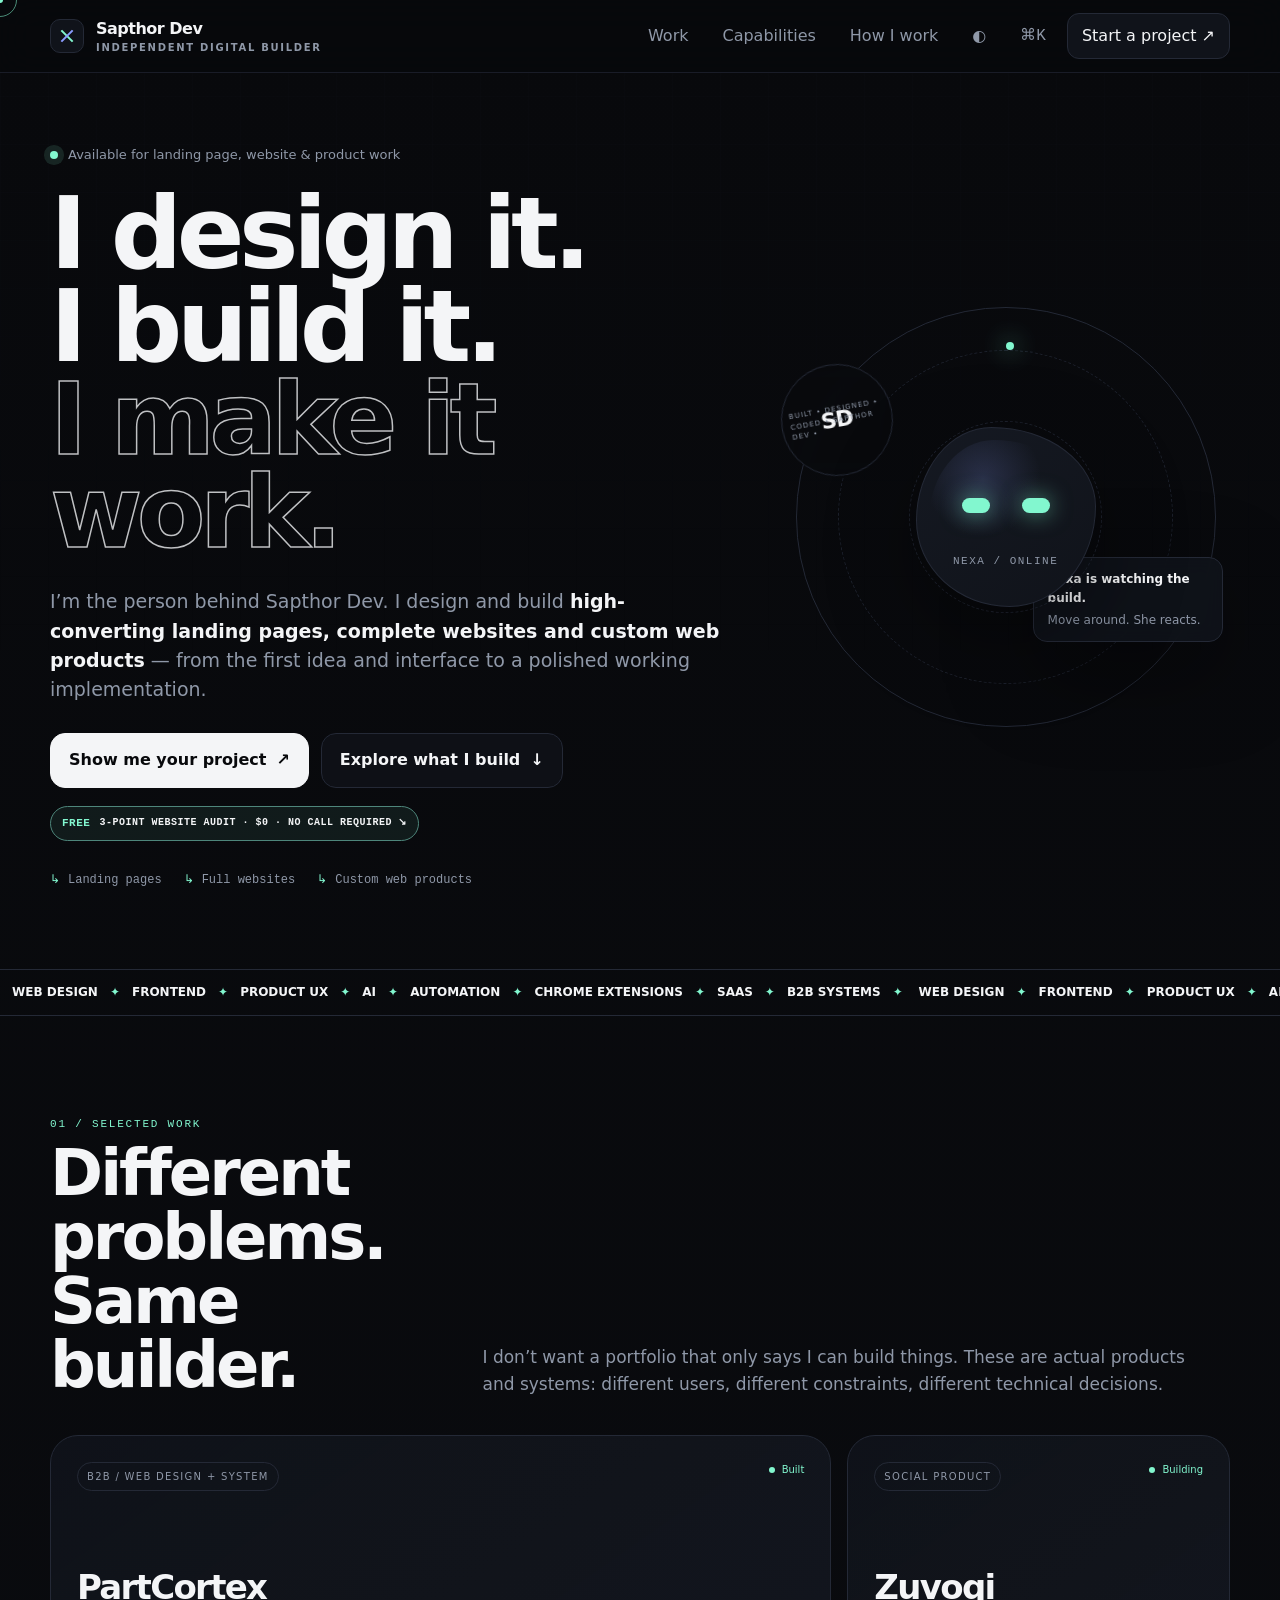
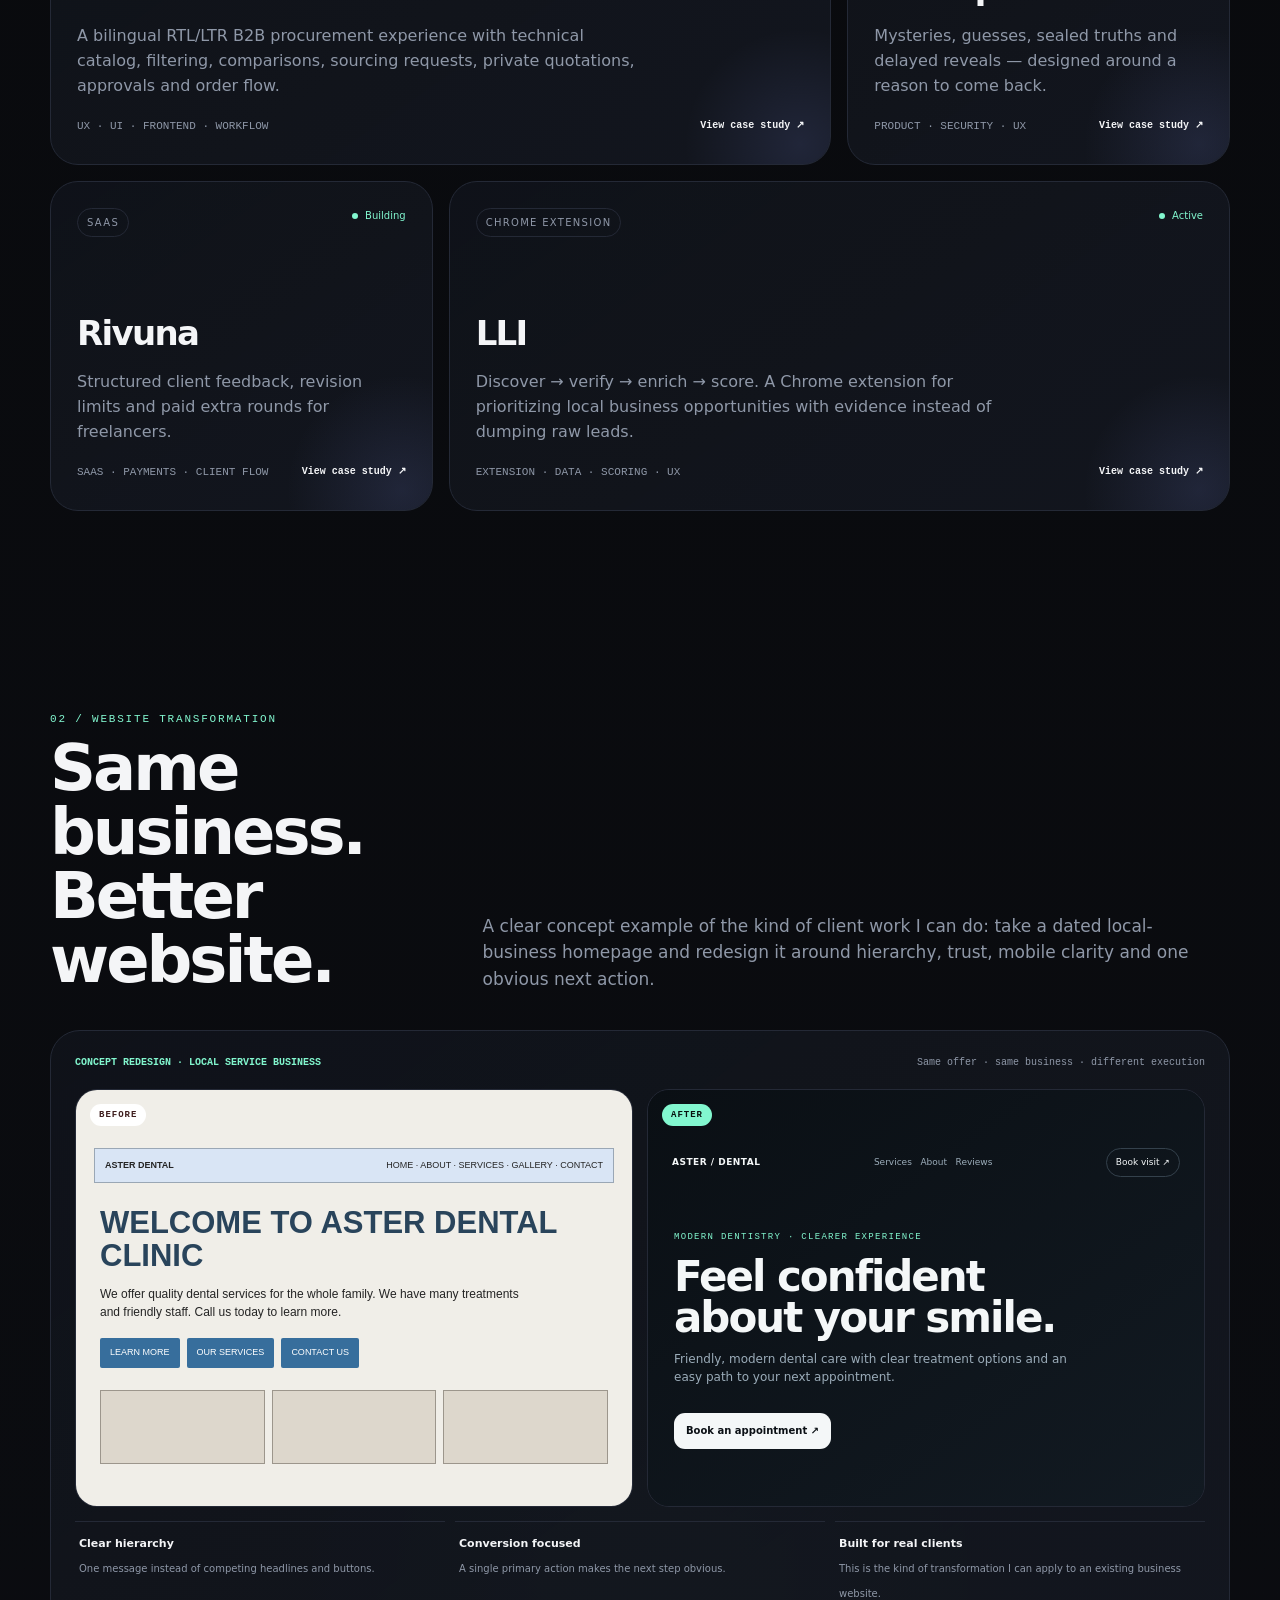
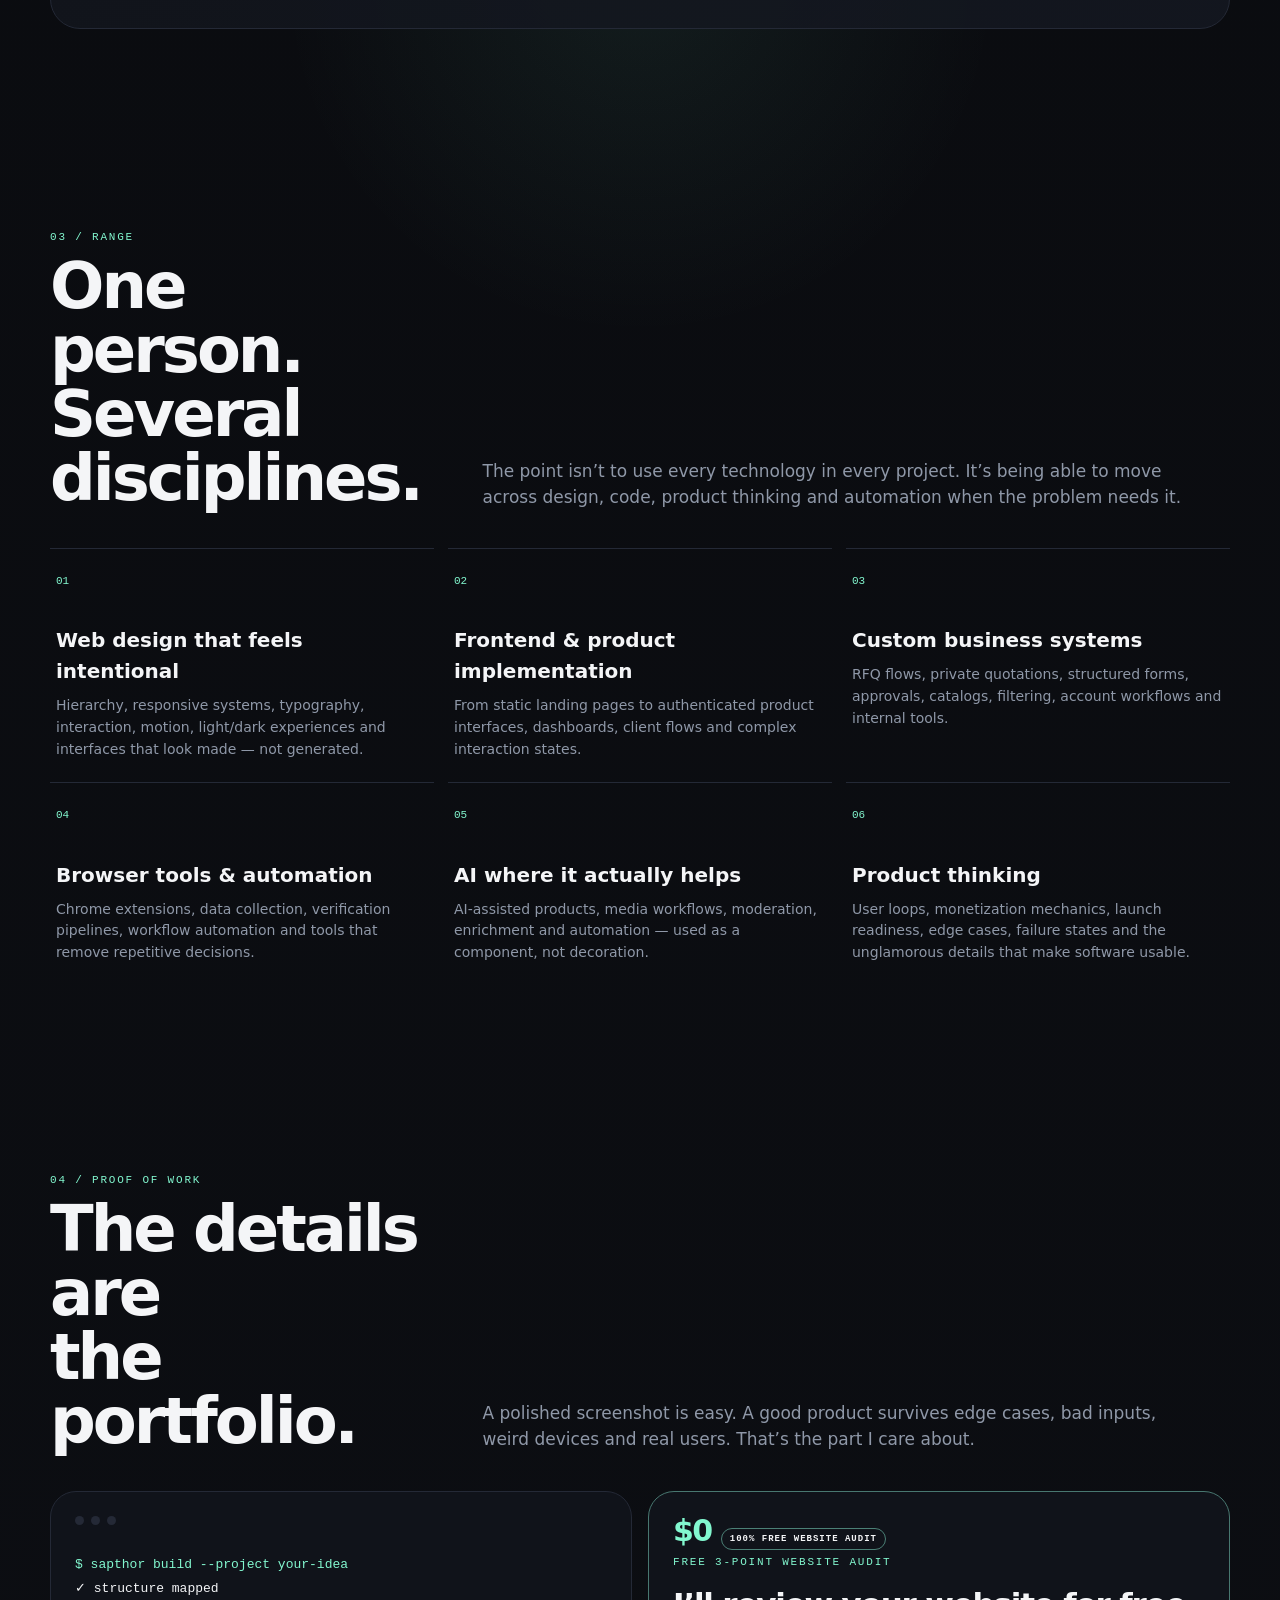
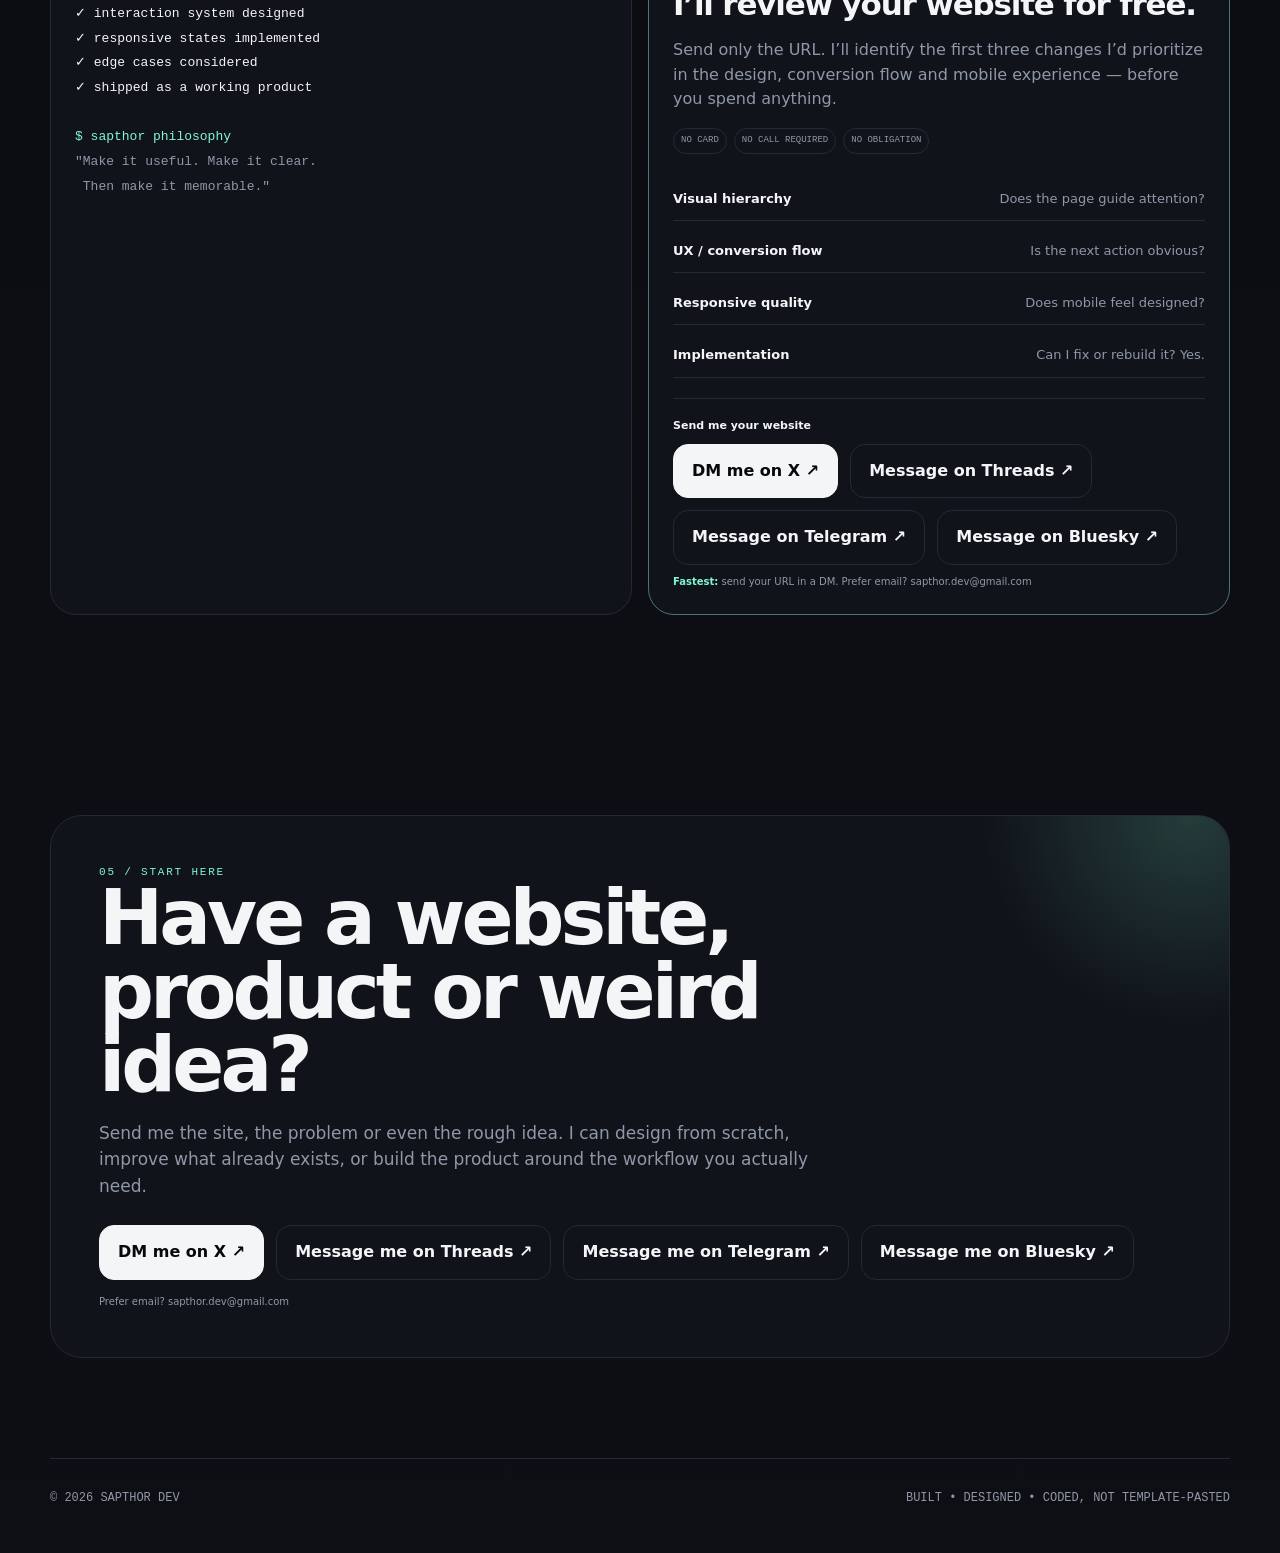
<file: index.html>
<!doctype html>
<html lang="en" data-theme="dark">
<head>
  <meta charset="utf-8" />
  <meta name="viewport" content="width=device-width,initial-scale=1" />
  <meta name="theme-color" content="#08090c" />
  <title>Sapthor Dev — Landing Pages, Websites & Web Products</title>
  <meta name="description" content="I design and build high-converting landing pages, complete websites, web products and custom digital systems. Sapthor Dev is where design, engineering and experimentation meet." />
  <style>
    :root{
      --bg:#08090c;--bg2:#0d0f14;--panel:#10131a;--panel2:#151922;--text:#f4f5f7;--muted:#8f98a8;
      --line:#242936;--soft:#1b202b;--accent:#82f7cf;--accent2:#8a9cff;--danger:#ff7a90;
      --shadow:0 30px 90px rgba(0,0,0,.38);--radius:24px;--mx:50%;--my:50%
    }
    [data-theme="light"]{
      --bg:#f4f1eb;--bg2:#ebe6de;--panel:#fffefa;--panel2:#f7f3ed;--text:#111318;--muted:#69707c;
      --line:#d9d4ca;--soft:#e9e3da;--accent:#0a8d68;--accent2:#4d5de8;--shadow:0 30px 70px rgba(25,30,38,.10)
    }
    *{box-sizing:border-box}
    html{scroll-behavior:smooth}
    body{
      margin:0;color:var(--text);background:
      radial-gradient(800px circle at var(--mx) var(--my),color-mix(in srgb,var(--accent) 7%,transparent),transparent 45%),
      linear-gradient(var(--bg),var(--bg2));font-family:Inter,ui-sans-serif,system-ui,-apple-system,BlinkMacSystemFont,"Segoe UI",sans-serif;
      line-height:1.55;overflow-x:hidden;transition:background .35s,color .35s
    }
    body:before{
      content:"";position:fixed;inset:0;pointer-events:none;opacity:.18;z-index:-1;
      background-image:linear-gradient(color-mix(in srgb,var(--line) 45%,transparent) 1px,transparent 1px),
      linear-gradient(90deg,color-mix(in srgb,var(--line) 45%,transparent) 1px,transparent 1px);
      background-size:48px 48px;mask-image:linear-gradient(to bottom,black,transparent 76%)
    }
    ::selection{background:var(--accent);color:#07100d}
    a{color:inherit;text-decoration:none}
    button{font:inherit}
    .wrap{width:min(1180px,calc(100% - 36px));margin:auto}
    .mono{font-family:ui-monospace,SFMono-Regular,Menlo,Consolas,monospace}
    .topbar{position:sticky;top:0;z-index:60;background:color-mix(in srgb,var(--bg) 72%,transparent);backdrop-filter:blur(18px);border-bottom:1px solid color-mix(in srgb,var(--line) 65%,transparent)}
    nav{height:72px;display:flex;align-items:center;justify-content:space-between;gap:18px}
    .brand{display:flex;align-items:center;gap:12px;font-weight:850;letter-spacing:-.5px}
    .brand-mark{width:34px;height:34px;border:1px solid var(--line);border-radius:10px;display:grid;place-items:center;position:relative;overflow:hidden;background:var(--panel)}
    .brand-mark:before,.brand-mark:after{content:"";position:absolute;width:16px;height:2px;background:var(--accent);transform:rotate(45deg)}
    .brand-mark:after{transform:rotate(-45deg);background:var(--accent2)}
    .brand small{display:block;color:var(--muted);font-size:10px;font-weight:700;letter-spacing:1.7px;text-transform:uppercase;margin-top:-2px}
    .navlinks{display:flex;align-items:center;gap:8px}
    .navlinks a,.icon-btn{padding:9px 12px;border-radius:12px;color:var(--muted);border:1px solid transparent;background:transparent;cursor:pointer}
    .navlinks a:hover,.icon-btn:hover{color:var(--text);border-color:var(--line);background:color-mix(in srgb,var(--panel) 70%,transparent)}
    .nav-cta{padding:10px 14px!important;color:var(--text)!important;border:1px solid var(--line)!important;background:var(--panel)!important}

    .hero{min-height:calc(100svh - 72px);display:grid;grid-template-columns:1.2fr .8fr;gap:58px;align-items:center;padding:72px 0 80px}
    .kicker{display:flex;align-items:center;gap:10px;color:var(--muted);font-size:13px;margin-bottom:22px}
    .pulse{width:8px;height:8px;border-radius:50%;background:var(--accent);box-shadow:0 0 0 6px color-mix(in srgb,var(--accent) 12%,transparent);animation:pulse 2s infinite}
    @keyframes pulse{50%{box-shadow:0 0 0 11px transparent}}
    h1{font-size:clamp(52px,8.2vw,100px);line-height:.93;letter-spacing:-5.6px;margin:0;max-width:980px;font-weight:880}
    h1 .outline{color:transparent;-webkit-text-stroke:1.5px color-mix(in srgb,var(--text) 78%,transparent)}
    .hero-copy{font-size:19px;color:var(--muted);max-width:720px;margin:28px 0}
    .hero-copy b{color:var(--text);font-weight:720}
    .buttons{display:flex;gap:12px;flex-wrap:wrap}
    .btn{display:inline-flex;align-items:center;gap:10px;padding:14px 18px;border:1px solid var(--line);border-radius:15px;font-weight:800;transition:transform .2s,border .2s,background .2s}
    .btn:hover{transform:translateY(-3px)}
    .btn.primary{background:var(--text);color:var(--bg);border-color:var(--text)}
    .btn.secondary{background:color-mix(in srgb,var(--panel) 75%,transparent)}
    .hero-meta{display:flex;gap:22px;flex-wrap:wrap;margin-top:30px;color:var(--muted);font-size:12px}
    .hero-meta span:before{content:"↳";color:var(--accent);margin-right:8px}
    .free-hero-link{display:inline-flex;align-items:center;gap:9px;margin-top:18px;padding:8px 11px;border:1px solid color-mix(in srgb,var(--accent) 45%,var(--line));border-radius:999px;background:color-mix(in srgb,var(--accent) 7%,transparent);color:var(--text);font-size:10px;font-weight:800;letter-spacing:.5px}
    .free-hero-link b{color:var(--accent);font-size:11px}

    .nexa-stage{position:relative;min-height:500px;display:grid;place-items:center;touch-action:pan-y}
    .nexa-orbit{width:min(420px,88vw);aspect-ratio:1;border-radius:50%;border:1px solid var(--line);position:relative;display:grid;place-items:center}
    .nexa-orbit:before,.nexa-orbit:after{content:"";position:absolute;inset:10%;border:1px dashed color-mix(in srgb,var(--line) 80%,transparent);border-radius:50%;animation:spin 26s linear infinite}
    .nexa-orbit:after{inset:27%;animation-direction:reverse;animation-duration:16s}
    @keyframes spin{to{transform:rotate(360deg)}}
    .orb-dot{position:absolute;width:8px;height:8px;background:var(--accent);border-radius:50%;top:8%;left:50%;box-shadow:0 0 24px var(--accent)}
    .nexa{width:180px;height:180px;border-radius:42% 58% 48% 52%/52% 44% 56% 48%;background:linear-gradient(145deg,var(--panel2),var(--panel));border:1px solid var(--line);position:relative;box-shadow:var(--shadow);animation:float 5s ease-in-out infinite;z-index:2}
    @keyframes float{50%{transform:translateY(-12px) rotate(1.5deg)}}
    .nexa:before{content:"";position:absolute;inset:12px;border-radius:inherit;background:radial-gradient(circle at 35% 25%,color-mix(in srgb,var(--accent2) 18%,transparent),transparent 38%)}
    .eye{position:absolute;top:70px;width:28px;height:15px;border-radius:999px;background:var(--accent);box-shadow:0 0 22px color-mix(in srgb,var(--accent) 60%,transparent);transition:transform .08s,height .2s}
    .eye.left{left:45px}.eye.right{right:45px}
    .nexa[data-mood="happy"] .eye{height:8px;transform:rotate(6deg)}
    .nexa[data-mood="focus"] .eye{height:7px}
    .nexa-label{position:absolute;bottom:36px;left:50%;transform:translateX(-50%);white-space:nowrap;font-size:11px;color:var(--muted);letter-spacing:1.5px;text-transform:uppercase}
    .nexa-note{position:absolute;right:-8px;bottom:84px;padding:12px 14px;border:1px solid var(--line);background:color-mix(in srgb,var(--panel) 90%,transparent);backdrop-filter:blur(10px);border-radius:14px;font-size:12px;color:var(--muted);max-width:190px;box-shadow:var(--shadow)}
    .nexa-note b{display:block;color:var(--text);margin-bottom:3px}
    .stamp{position:absolute;left:-16px;top:56px;width:112px;height:112px;border:1px solid var(--line);border-radius:50%;display:grid;place-items:center;transform:rotate(-10deg);background:color-mix(in srgb,var(--bg) 70%,transparent);backdrop-filter:blur(9px)}
    .stamp:before{content:"BUILT • DESIGNED • CODED • SAPTHOR DEV • ";position:absolute;inset:8px;border-radius:50%;font-size:7px;letter-spacing:1.1px;color:var(--muted);display:grid;place-items:center}
    .stamp strong{font-size:22px;letter-spacing:-1px}

    .ticker{border-top:1px solid var(--line);border-bottom:1px solid var(--line);overflow:hidden;white-space:nowrap;padding:13px 0;color:var(--muted);font-size:12px}
    .ticker-track{display:inline-block;animation:ticker 28s linear infinite}
    .ticker b{color:var(--text);margin:0 12px}.ticker i{color:var(--accent);font-style:normal}
    @keyframes ticker{to{transform:translateX(-50%)}}

    section{padding:100px 0}
    .section-head{display:grid;grid-template-columns:.7fr 1.3fr;gap:30px;align-items:end;margin-bottom:38px}
    .eyebrow{font-size:11px;text-transform:uppercase;letter-spacing:1.8px;color:var(--accent)}
    .section-title{font-size:clamp(38px,5vw,64px);line-height:1;letter-spacing:-3px;margin:8px 0 0}
    .section-sub{color:var(--muted);font-size:17px;max-width:720px;margin:0}

    .project-grid{display:grid;grid-template-columns:repeat(12,1fr);gap:16px}
    .project{grid-column:span 6;min-height:330px;border:1px solid var(--line);border-radius:28px;padding:26px;background:linear-gradient(145deg,color-mix(in srgb,var(--panel) 92%,transparent),color-mix(in srgb,var(--panel2) 82%,transparent));position:relative;overflow:hidden;transition:transform .25s,border .25s}
    .project:hover{transform:translateY(-5px);border-color:color-mix(in srgb,var(--accent2) 45%,var(--line))}
    .project.large{grid-column:span 8}.project.small{grid-column:span 4}
    .project:after{content:"";position:absolute;width:240px;height:240px;border-radius:50%;background:radial-gradient(circle,color-mix(in srgb,var(--accent2) 12%,transparent),transparent 68%);right:-90px;bottom:-100px;pointer-events:none}
    .project-top{display:flex;justify-content:space-between;gap:16px;align-items:flex-start}
    .tag{font-size:10px;letter-spacing:1.3px;text-transform:uppercase;color:var(--muted);border:1px solid var(--line);border-radius:999px;padding:6px 9px}
    .status{font-size:10px;color:var(--accent);display:flex;align-items:center;gap:7px}
    .status:before{content:"";width:6px;height:6px;border-radius:50%;background:currentColor}
    .project h3{font-size:34px;letter-spacing:-1.7px;margin:70px 0 10px}
    .project p{color:var(--muted);max-width:560px;margin:0}
    .project-foot{position:absolute;left:26px;right:26px;bottom:24px;display:flex;justify-content:space-between;align-items:center;color:var(--muted);font-size:11px}
    .arrow{font-size:20px;color:var(--text);transition:transform .2s}.project:hover .arrow{transform:translate(4px,-4px)}
    .case-link{position:relative;z-index:3;color:var(--text);font-weight:800;font-size:10px;padding:6px 0}
    .case-link:hover{color:var(--accent)}

    .redesign-shell{border:1px solid var(--line);border-radius:30px;padding:24px;background:linear-gradient(145deg,color-mix(in srgb,var(--panel) 94%,transparent),color-mix(in srgb,var(--panel2) 84%,transparent))}
    .redesign-label{display:flex;justify-content:space-between;gap:16px;align-items:center;margin-bottom:18px;color:var(--muted);font-size:10px}
    .redesign-label strong{color:var(--accent);font-weight:800}
    .redesign-grid{display:grid;grid-template-columns:1fr 1fr;gap:14px}
    .redesign-panel{position:relative;border:1px solid var(--line);border-radius:22px;overflow:hidden;min-height:390px}
    .redesign-panel:before{position:absolute;top:14px;left:14px;z-index:4;padding:6px 9px;border-radius:999px;font:800 9px ui-monospace,SFMono-Regular,Menlo,monospace;letter-spacing:1px}
    .redesign-panel.before:before{content:"BEFORE";background:#fff;color:#3e1d1d}
    .redesign-panel.after:before{content:"AFTER";background:var(--accent);color:#07100d}
    .old-site{height:100%;min-height:390px;background:#f0eee8;color:#242424;font-family:Arial,sans-serif;padding:58px 18px 18px}
    .old-top{display:flex;justify-content:space-between;gap:12px;background:#d9e5f5;border:1px solid #9aa7b5;padding:10px;font-size:9px}
    .old-hero{padding:24px 6px}.old-hero h3{font-size:31px;line-height:1.05;margin:0 0 10px;color:#29445b}.old-hero p{font-size:12px;max-width:420px}
    .old-buttons{display:flex;gap:7px;flex-wrap:wrap;margin:16px 0}.old-buttons i{font-style:normal;background:#376e9c;color:#fff;padding:8px 10px;font-size:9px;border-radius:2px}
    .old-boxes{display:grid;grid-template-columns:repeat(3,1fr);gap:7px;margin-top:22px}.old-boxes b{height:74px;background:#ddd7cc;border:1px solid #9c968c}
    .new-site{height:100%;min-height:390px;background:linear-gradient(145deg,#0a0f14,#121a22);color:#f4f7f8;padding:58px 24px 22px;position:relative}
    .new-top{display:flex;justify-content:space-between;align-items:center;gap:12px;font-size:9px;color:#9bacb9}.new-top strong{color:#f4f7f8;letter-spacing:.5px}.new-top i{font-style:normal;border:1px solid #34414c;border-radius:999px;padding:7px 9px;color:#f4f7f8}
    .new-hero{padding:45px 2px 0}.new-hero small{color:#82f7cf;font:9px ui-monospace,monospace;letter-spacing:1.3px}.new-hero h3{font-size:42px;line-height:.96;letter-spacing:-2px;margin:10px 0}.new-hero p{color:#9bacb9;font-size:12px;max-width:420px}.new-hero b{display:inline-block;margin-top:14px;background:#f4f7f8;color:#0a0f14;padding:10px 12px;border-radius:11px;font-size:10px}
    .redesign-notes{display:grid;grid-template-columns:repeat(3,1fr);gap:10px;margin-top:14px}
    .redesign-notes div{border-top:1px solid var(--line);padding:13px 4px 0}.redesign-notes b{display:block;font-size:11px;margin-bottom:3px}.redesign-notes span{font-size:10px;color:var(--muted)}

    .cap-grid{display:grid;grid-template-columns:repeat(3,1fr);gap:14px}
    .cap{border-top:1px solid var(--line);padding:24px 6px 8px;min-height:170px}
    .cap .num{font-size:11px;color:var(--accent);margin-bottom:35px}.cap h3{margin:0 0 8px;font-size:20px}.cap p{margin:0;color:var(--muted);font-size:14px}

    .proof{display:grid;grid-template-columns:1fr 1fr;gap:16px}
    .terminal,.audit-card{border:1px solid var(--line);border-radius:26px;background:var(--panel);padding:24px;min-height:360px}
    .terminal-top{display:flex;gap:7px;margin-bottom:28px}.terminal-top span{width:9px;height:9px;border-radius:50%;background:var(--line)}
    .terminal pre{margin:0;color:var(--muted);font:13px/1.9 ui-monospace,SFMono-Regular,Menlo,monospace;white-space:pre-wrap}
    .terminal .cmd{color:var(--accent)}.terminal .ok{color:var(--text)}
    .audit-card{position:relative;border-color:color-mix(in srgb,var(--accent) 38%,var(--line))}
    .audit-card h3{font-size:31px;margin:9px 0 10px;letter-spacing:-1.2px}.audit-card>p{color:var(--muted);margin-top:0}
    .free-stamp{display:inline-flex;align-items:baseline;gap:9px;margin-bottom:4px}
    .free-stamp strong{font-size:30px;line-height:1;color:var(--accent);letter-spacing:-1.5px}
    .free-stamp span{font:800 9px ui-monospace,SFMono-Regular,Menlo,monospace;letter-spacing:1px;color:var(--text);border:1px solid color-mix(in srgb,var(--accent) 42%,var(--line));border-radius:999px;padding:5px 8px}
    .free-clarity{display:flex;gap:7px;flex-wrap:wrap;margin:11px 0 2px}
    .free-clarity span{font-size:9px;color:var(--muted);border:1px solid var(--line);border-radius:999px;padding:5px 7px}
    .audit-list{display:grid;gap:9px;margin-top:24px}.audit-item{display:flex;justify-content:space-between;gap:16px;padding:11px 0;border-bottom:1px solid var(--line);font-size:13px}.audit-item span{color:var(--muted)}
    .audit-form{margin-top:20px;padding-top:18px;border-top:1px solid var(--line)}
    .audit-form label{display:block;font-size:11px;font-weight:800;margin-bottom:8px;color:var(--text)}
    .audit-input-row{display:grid;grid-template-columns:1fr auto;gap:9px}
    .audit-input-row input{min-width:0;border:1px solid var(--line);background:var(--bg);color:var(--text);padding:12px 13px;border-radius:12px;outline:none;font:inherit}
    .audit-input-row input:focus{border-color:var(--accent);box-shadow:0 0 0 3px color-mix(in srgb,var(--accent) 10%,transparent)}
    .audit-input-row .btn{padding:12px 14px;font-size:12px;white-space:nowrap}
    .audit-note{margin:9px 0 0!important;font-size:10px!important;color:var(--muted)!important}
    .audit-note b{color:var(--accent)}
    .email-btn{border-color:color-mix(in srgb,var(--accent) 35%,var(--line))!important}

    .cta{border:1px solid var(--line);border-radius:32px;padding:48px;position:relative;overflow:hidden;background:var(--panel)}
    .cta:after{content:"";position:absolute;width:420px;height:420px;border-radius:50%;right:-170px;top:-210px;background:radial-gradient(circle,color-mix(in srgb,var(--accent) 18%,transparent),transparent 70%)}
    .cta h2{font-size:clamp(42px,6vw,78px);line-height:.96;letter-spacing:-4px;margin:0 0 18px;max-width:850px}.cta p{color:var(--muted);max-width:720px;font-size:17px}
    footer{padding:30px 0 46px;border-top:1px solid var(--line);display:flex;justify-content:space-between;gap:20px;flex-wrap:wrap;color:var(--muted);font-size:12px}

    .command{position:fixed;inset:0;display:none;place-items:center;background:rgba(0,0,0,.52);backdrop-filter:blur(8px);z-index:100}
    .command.open{display:grid}.command-box{width:min(620px,calc(100% - 28px));border:1px solid var(--line);border-radius:22px;background:var(--panel);box-shadow:var(--shadow);overflow:hidden}
    .command-head{padding:15px 18px;border-bottom:1px solid var(--line);color:var(--muted);font-size:12px;display:flex;justify-content:space-between}
    .command-list{padding:8px}.command-list a{display:flex;align-items:center;justify-content:space-between;padding:14px;border-radius:13px}.command-list a:hover{background:var(--soft)}
    .command-list span{color:var(--muted);font-size:11px}

    .cursor-dot,.cursor-ring{position:fixed;pointer-events:none;z-index:120;border-radius:50%;transform:translate(-50%,-50%);display:none}
    .cursor-dot{width:6px;height:6px;background:var(--accent)}
    .cursor-ring{width:34px;height:34px;border:1px solid color-mix(in srgb,var(--accent) 55%,transparent);transition:width .2s,height .2s,border-color .2s}
    @media(pointer:fine){.cursor-dot,.cursor-ring{display:block}body{cursor:none}a,button{cursor:none}.cursor-ring.active{width:54px;height:54px;border-color:var(--accent)}}

    @media(max-width:900px){
      .navlinks a:not(.nav-cta){display:none}
      .hero{grid-template-columns:1fr;min-height:auto;padding:56px 0 38px;gap:26px}
      .nexa-stage{min-height:380px}
      .section-head{grid-template-columns:1fr;gap:16px}
      .project,.project.large,.project.small{grid-column:span 12}
      .cap-grid{grid-template-columns:1fr 1fr}
      .proof{grid-template-columns:1fr}
      .redesign-grid{grid-template-columns:1fr}
      .redesign-notes{grid-template-columns:1fr 1fr 1fr}
      h1{letter-spacing:-3.4px}
      .cta{padding:34px}
      section{padding:76px 0}
    }
    @media(max-width:640px){
      .wrap{width:min(100% - 28px,1180px)}
      .topbar{background:color-mix(in srgb,var(--bg) 88%,transparent)}
      nav{height:64px;gap:8px}
      .brand{gap:9px;font-size:15px;min-width:0}
      .brand-mark{width:30px;height:30px;border-radius:9px;flex:0 0 auto}
      .brand small{display:none}
      .navlinks{gap:4px}
      .navlinks .nav-cta{font-size:12px;padding:8px 10px!important;white-space:nowrap}
      #cmdBtn{display:none}
      .icon-btn{padding:8px 9px}

      .hero{padding:38px 0 28px;gap:20px}
      .kicker{font-size:11.5px;line-height:1.35;margin-bottom:16px;align-items:flex-start}
      .pulse{margin-top:4px;flex:0 0 auto}
      h1{font-size:clamp(42px,12.2vw,58px);line-height:.96;letter-spacing:-2.8px}
      .hero-copy{font-size:16px;line-height:1.65;margin:20px 0 22px}
      .buttons{display:grid;grid-template-columns:1fr}
      .btn{width:100%;justify-content:space-between;padding:13px 15px;border-radius:14px}
      .hero-meta{display:grid;grid-template-columns:1fr 1fr;gap:9px 14px;margin-top:20px;font-size:10.5px}
      .hero-meta span:last-child{grid-column:1/-1}

      .nexa-stage{min-height:332px;margin-top:2px}
      .nexa-orbit{width:min(292px,82vw)}
      .nexa{width:130px;height:130px}
      .eye{top:51px;width:22px;height:12px}
      .eye.left{left:34px}.eye.right{right:34px}
      .nexa-label{bottom:25px;font-size:8.5px;letter-spacing:1.1px}
      .stamp{width:78px;height:78px;left:-2px;top:24px}
      .stamp:before{inset:6px;font-size:5px;letter-spacing:.65px}
      .stamp strong{font-size:16px}
      .nexa-note{left:50%;right:auto;bottom:-2px;transform:translateX(-50%);width:min(235px,76vw);max-width:none;text-align:center;padding:9px 12px;font-size:10.5px;border-radius:12px}
      .nexa-note b{font-size:11px}
      .orb-dot{width:6px;height:6px}

      .ticker{padding:10px 0;font-size:10px}
      section{padding:62px 0}
      .section-head{margin-bottom:24px}
      .eyebrow{font-size:9.5px;letter-spacing:1.4px}
      .section-title{font-size:clamp(36px,10.5vw,48px);letter-spacing:-2.1px}
      .section-sub{font-size:15px;line-height:1.65}

      .project-grid{gap:12px}
      .project{min-height:0;padding:20px;border-radius:22px}
      .project-top{gap:10px}
      .tag{font-size:8.5px;letter-spacing:1px;padding:5px 7px;max-width:76%}
      .status{font-size:9px}
      .project h3{font-size:29px;letter-spacing:-1.2px;margin:42px 0 8px}
      .redesign-shell{padding:14px;border-radius:22px}.redesign-label{align-items:flex-start;flex-direction:column}.redesign-panel{min-height:330px}.old-site,.new-site{min-height:330px}.new-hero{padding-top:34px}.new-hero h3{font-size:34px}.old-hero h3{font-size:26px}.redesign-notes{grid-template-columns:1fr}
      .project p{font-size:14px;line-height:1.6}
      .project-foot{position:static;margin-top:28px;font-size:9px;gap:10px}
      .project-foot span:first-child{max-width:85%;line-height:1.45}
      .arrow{font-size:18px}

      .cap-grid{grid-template-columns:1fr;gap:0}
      .cap{min-height:0;padding:22px 2px 24px}
      .cap .num{margin-bottom:18px}
      .cap h3{font-size:19px}
      .cap p{font-size:13.5px;line-height:1.65}

      .terminal,.audit-card{min-height:0;padding:19px;border-radius:21px}
      .terminal-top{margin-bottom:20px}
      .terminal pre{font-size:11px;line-height:1.75;overflow-wrap:anywhere}
      .audit-card h3{font-size:25px;line-height:1.12}
      .audit-card>p{font-size:14px;line-height:1.6}
      .audit-list{margin-top:20px}
      .audit-item{display:grid;grid-template-columns:1fr;gap:3px;padding:11px 0;font-size:12px}
      .audit-input-row{grid-template-columns:1fr}
      .audit-input-row .btn{width:100%;justify-content:center}

      .cta{padding:26px 20px;border-radius:24px}
      .cta h2{font-size:clamp(38px,10.8vw,50px);line-height:.98;letter-spacing:-2.2px}
      .cta p{font-size:14.5px;line-height:1.65}
      .cta:after{width:260px;height:260px;right:-120px;top:-120px}
      footer{padding:24px 0 34px;font-size:9.5px;line-height:1.5}
      footer span:last-child{max-width:220px}

      .command{align-items:end}
      .command-box{width:100%;border-radius:22px 22px 0 0;border-bottom:0}
      .command-list a{padding:15px 12px}
    }
    @media(max-width:380px){
      .wrap{width:min(100% - 20px,1180px)}
      .navlinks .nav-cta{font-size:11px;padding:7px 8px!important}
      h1{font-size:39px;letter-spacing:-2.1px}
      .hero-meta{grid-template-columns:1fr}
      .hero-meta span:last-child{grid-column:auto}
      .nexa-orbit{width:270px}
      .project h3{margin-top:34px}
    }
    @media(prefers-reduced-motion:reduce){*{scroll-behavior:auto!important;animation:none!important;transition:none!important}.cursor-dot,.cursor-ring{display:none!important}}
  </style>
</head>
<body>
  <div class="cursor-dot"></div><div class="cursor-ring"></div>

  <header class="topbar">
    <div class="wrap">
      <nav>
        <a class="brand" href="#top" aria-label="Sapthor Dev home">
          <span class="brand-mark" aria-hidden="true"></span>
          <span>Sapthor Dev<small>Independent digital builder</small></span>
        </a>
        <div class="navlinks">
          <a href="#work">Work</a><a href="#capabilities">Capabilities</a><a href="#proof">How I work</a>
          <button class="icon-btn" id="themeBtn" aria-label="Toggle theme">◐</button>
          <button class="icon-btn mono" id="cmdBtn" aria-label="Open command menu">⌘K</button>
          <a class="nav-cta" href="#contact">Start a project ↗</a>
        </div>
      </nav>
    </div>
  </header>

  <main id="top">
    <div class="wrap">
      <section class="hero">
        <div>
          <div class="kicker"><span class="pulse"></span><span>Available for landing page, website & product work</span></div>
          <h1>I design it.<br>I build it.<br><span class="outline">I make it work.</span></h1>
          <p class="hero-copy">I’m the person behind Sapthor Dev. I design and build <b>high-converting landing pages, complete websites and custom web products</b> — from the first idea and interface to a polished working implementation.</p>
          <div class="buttons">
            <a class="btn primary magnetic" href="#contact">Show me your project <span>↗</span></a>
            <a class="btn secondary magnetic" href="#work">Explore what I build <span>↓</span></a>
          </div>
          <a class="free-hero-link mono" href="#proof"><b>FREE</b> 3-POINT WEBSITE AUDIT · $0 · NO CALL REQUIRED ↘</a>
          <div class="hero-meta mono"><span>Landing pages</span><span>Full websites</span><span>Custom web products</span></div>
        </div>

        <aside class="nexa-stage" aria-label="Nexa, Sapthor Dev companion">
          <div class="nexa-orbit">
            <span class="orb-dot"></span>
            <div class="stamp"><strong>SD</strong></div>
            <div class="nexa" id="nexa" data-mood="idle" aria-hidden="true">
              <span class="eye left"></span><span class="eye right"></span>
              <span class="nexa-label mono">NEXA / ONLINE</span>
            </div>
            <div class="nexa-note"><b>Nexa is watching the build.</b><span id="nexaText">Move around. She reacts.</span></div>
          </div>
        </aside>
      </section>
    </div>

    <div class="ticker" aria-hidden="true"><div class="ticker-track">
      <b>WEB DESIGN</b><i>✦</i><b>FRONTEND</b><i>✦</i><b>PRODUCT UX</b><i>✦</i><b>AI</b><i>✦</i><b>AUTOMATION</b><i>✦</i><b>CHROME EXTENSIONS</b><i>✦</i><b>SAAS</b><i>✦</i><b>B2B SYSTEMS</b><i>✦</i>
      <b>WEB DESIGN</b><i>✦</i><b>FRONTEND</b><i>✦</i><b>PRODUCT UX</b><i>✦</i><b>AI</b><i>✦</i><b>AUTOMATION</b><i>✦</i><b>CHROME EXTENSIONS</b><i>✦</i><b>SAAS</b><i>✦</i><b>B2B SYSTEMS</b><i>✦</i>
    </div></div>

    <div class="wrap">
      <section id="work">
        <div class="section-head">
          <div><div class="eyebrow mono">01 / Selected work</div><h2 class="section-title">Different problems.<br>Same builder.</h2></div>
          <p class="section-sub">I don’t want a portfolio that only says I can build things. These are actual products and systems: different users, different constraints, different technical decisions.</p>
        </div>
        <div class="project-grid">
          <article class="project large interactive-card" data-nexa="PartCortex is where design meets business logic.">
            <div class="project-top"><span class="tag">B2B / Web design + system</span><span class="status">Built</span></div>
            <h3>PartCortex</h3>
            <p>A bilingual RTL/LTR B2B procurement experience with technical catalog, filtering, comparisons, sourcing requests, private quotations, approvals and order flow.</p>
            <div class="project-foot mono"><span>UX · UI · FRONTEND · WORKFLOW</span><a class="case-link" href="work/partcortex/">View case study ↗</a></div>
          </article>
          <article class="project small interactive-card" data-nexa="A social mechanic that depends on curiosity, not Likes.">
            <div class="project-top"><span class="tag">Social product</span><span class="status">Building</span></div>
            <h3>Zuvoqi</h3>
            <p>Mysteries, guesses, sealed truths and delayed reveals — designed around a reason to come back.</p>
            <div class="project-foot mono"><span>PRODUCT · SECURITY · UX</span><a class="case-link" href="work/zuvoqi/">View case study ↗</a></div>
          </article>
          <article class="project small interactive-card" data-nexa="Small freelancer pain. Focused product.">
            <div class="project-top"><span class="tag">SaaS</span><span class="status">Building</span></div>
            <h3>Rivuna</h3>
            <p>Structured client feedback, revision limits and paid extra rounds for freelancers.</p>
            <div class="project-foot mono"><span>SAAS · PAYMENTS · CLIENT FLOW</span><a class="case-link" href="work/rivuna/">View case study ↗</a></div>
          </article>
          <article class="project large interactive-card" data-nexa="This one turns messy local prospecting into a decision flow.">
            <div class="project-top"><span class="tag">Chrome extension</span><span class="status">Active</span></div>
            <h3>LLI</h3>
            <p>Discover → verify → enrich → score. A Chrome extension for prioritizing local business opportunities with evidence instead of dumping raw leads.</p>
            <div class="project-foot mono"><span>EXTENSION · DATA · SCORING · UX</span><a class="case-link" href="work/lli/">View case study ↗</a></div>
          </article>
        </div>
      </section>

      <section id="redesign">
        <div class="section-head">
          <div><div class="eyebrow mono">02 / Website transformation</div><h2 class="section-title">Same business.<br>Better website.</h2></div>
          <p class="section-sub">A clear concept example of the kind of client work I can do: take a dated local-business homepage and redesign it around hierarchy, trust, mobile clarity and one obvious next action.</p>
        </div>
        <div class="redesign-shell interactive-card" data-nexa="This is a concept redesign for a local service business — the same business before and after a focused rebuild.">
          <div class="redesign-label mono"><strong>CONCEPT REDESIGN · LOCAL SERVICE BUSINESS</strong><span>Same offer · same business · different execution</span></div>
          <div class="redesign-grid">
            <div class="redesign-panel before" aria-label="Before redesign concept">
              <div class="old-site">
                <div class="old-top"><b>ASTER DENTAL</b><span>HOME · ABOUT · SERVICES · GALLERY · CONTACT</span></div>
                <div class="old-hero">
                  <h3>WELCOME TO ASTER DENTAL CLINIC</h3>
                  <p>We offer quality dental services for the whole family. We have many treatments and friendly staff. Call us today to learn more.</p>
                  <div class="old-buttons"><i>LEARN MORE</i><i>OUR SERVICES</i><i>CONTACT US</i></div>
                  <div class="old-boxes"><b></b><b></b><b></b></div>
                </div>
              </div>
            </div>
            <div class="redesign-panel after" aria-label="After redesign concept">
              <div class="new-site">
                <div class="new-top"><strong>ASTER / DENTAL</strong><span>Services&nbsp;&nbsp; About&nbsp;&nbsp; Reviews</span><i>Book visit ↗</i></div>
                <div class="new-hero">
                  <small>MODERN DENTISTRY · CLEARER EXPERIENCE</small>
                  <h3>Feel confident<br>about your smile.</h3>
                  <p>Friendly, modern dental care with clear treatment options and an easy path to your next appointment.</p>
                  <b>Book an appointment ↗</b>
                </div>
              </div>
            </div>
          </div>
          <div class="redesign-notes">
            <div><b>Clear hierarchy</b><span>One message instead of competing headlines and buttons.</span></div>
            <div><b>Conversion focused</b><span>A single primary action makes the next step obvious.</span></div>
            <div><b>Built for real clients</b><span>This is the kind of transformation I can apply to an existing business website.</span></div>
          </div>
        </div>
      </section>

      <section id="capabilities">
        <div class="section-head">
          <div><div class="eyebrow mono">03 / Range</div><h2 class="section-title">One person.<br>Several disciplines.</h2></div>
          <p class="section-sub">The point isn’t to use every technology in every project. It’s being able to move across design, code, product thinking and automation when the problem needs it.</p>
        </div>
        <div class="cap-grid">
          <div class="cap"><div class="num mono">01</div><h3>Web design that feels intentional</h3><p>Hierarchy, responsive systems, typography, interaction, motion, light/dark experiences and interfaces that look made — not generated.</p></div>
          <div class="cap"><div class="num mono">02</div><h3>Frontend & product implementation</h3><p>From static landing pages to authenticated product interfaces, dashboards, client flows and complex interaction states.</p></div>
          <div class="cap"><div class="num mono">03</div><h3>Custom business systems</h3><p>RFQ flows, private quotations, structured forms, approvals, catalogs, filtering, account workflows and internal tools.</p></div>
          <div class="cap"><div class="num mono">04</div><h3>Browser tools & automation</h3><p>Chrome extensions, data collection, verification pipelines, workflow automation and tools that remove repetitive decisions.</p></div>
          <div class="cap"><div class="num mono">05</div><h3>AI where it actually helps</h3><p>AI-assisted products, media workflows, moderation, enrichment and automation — used as a component, not decoration.</p></div>
          <div class="cap"><div class="num mono">06</div><h3>Product thinking</h3><p>User loops, monetization mechanics, launch readiness, edge cases, failure states and the unglamorous details that make software usable.</p></div>
        </div>
      </section>

      <section id="proof">
        <div class="section-head">
          <div><div class="eyebrow mono">04 / Proof of work</div><h2 class="section-title">The details are<br>the portfolio.</h2></div>
          <p class="section-sub">A polished screenshot is easy. A good product survives edge cases, bad inputs, weird devices and real users. That’s the part I care about.</p>
        </div>
        <div class="proof">
          <div class="terminal interactive-card" data-nexa="Yes, this terminal is part of the page. The details matter.">
            <div class="terminal-top"><span></span><span></span><span></span></div>
            <pre><span class="cmd">$ sapthor build --project your-idea</span>
<span class="ok">✓ structure mapped</span>
<span class="ok">✓ interaction system designed</span>
<span class="ok">✓ responsive states implemented</span>
<span class="ok">✓ edge cases considered</span>
<span class="ok">✓ shipped as a working product</span>

<span class="cmd">$ sapthor philosophy</span>
"Make it useful. Make it clear.
 Then make it memorable."</pre>
          </div>
          <div class="audit-card interactive-card" data-nexa="Free audits are a useful way to start with something concrete.">
            <div class="free-stamp"><strong>$0</strong><span>100% FREE WEBSITE AUDIT</span></div>
            <div class="eyebrow mono">FREE 3-POINT WEBSITE AUDIT</div>
            <h3>I’ll review your website for free.</h3>
            <p>Send only the URL. I’ll identify the first three changes I’d prioritize in the design, conversion flow and mobile experience — before you spend anything.</p>
            <div class="free-clarity mono"><span>NO CARD</span><span>NO CALL REQUIRED</span><span>NO OBLIGATION</span></div>
            <div class="audit-list">
              <div class="audit-item"><b>Visual hierarchy</b><span>Does the page guide attention?</span></div>
              <div class="audit-item"><b>UX / conversion flow</b><span>Is the next action obvious?</span></div>
              <div class="audit-item"><b>Responsive quality</b><span>Does mobile feel designed?</span></div>
              <div class="audit-item"><b>Implementation</b><span>Can I fix or rebuild it? Yes.</span></div>
            </div>
            <div class="audit-form">
              <label>Send me your website</label>
              <div class="buttons" style="margin-top:10px">
                <a class="btn primary magnetic" href="https://x.com/Sapthor_Dev" target="_blank" rel="noopener">DM me on X ↗</a>
                <a class="btn secondary magnetic" href="https://www.threads.com/@sapthordev" target="_blank" rel="noopener">Message on Threads ↗</a>
                <a class="btn secondary magnetic" href="https://t.me/Sapthor_Dev">Message on Telegram ↗</a>
                <a class="btn secondary magnetic" href="https://bsky.app/profile/sapthor.bsky.social" target="_blank" rel="noopener">Message on Bluesky ↗</a>
              </div>
              <p class="audit-note"><b>Fastest:</b> send your URL in a DM. Prefer email? <a href="mailto:sapthor.dev@gmail.com">sapthor.dev@gmail.com</a></p>
            </div>
          </div>
        </div>
      </section>

      <section id="contact">
        <div class="cta interactive-card" data-nexa="This is the part where a visitor becomes a conversation.">
          <div class="eyebrow mono">05 / Start here</div>
          <h2>Have a website, product or weird idea?</h2>
          <p>Send me the site, the problem or even the rough idea. I can design from scratch, improve what already exists, or build the product around the workflow you actually need.</p>
          <div class="buttons" style="margin-top:26px">
            <a class="btn primary magnetic" href="https://x.com/Sapthor_Dev" target="_blank" rel="noopener">DM me on X ↗</a>
            <a class="btn secondary magnetic" href="https://www.threads.com/@sapthordev" target="_blank" rel="noopener">Message me on Threads ↗</a>
            <a class="btn secondary magnetic" href="https://t.me/Sapthor_Dev">Message me on Telegram ↗</a>
            <a class="btn secondary magnetic" href="https://bsky.app/profile/sapthor.bsky.social" target="_blank" rel="noopener">Message me on Bluesky ↗</a>
          </div>
          <p class="audit-note" style="margin-top:14px!important">Prefer email? <a href="mailto:sapthor.dev@gmail.com">sapthor.dev@gmail.com</a></p>
        </div>
      </section>

      <footer class="mono"><span>© 2026 SAPTHOR DEV</span><span>BUILT • DESIGNED • CODED, NOT TEMPLATE-PASTED</span></footer>
    </div>
  </main>

  <div class="command" id="command" role="dialog" aria-modal="true" aria-label="Quick navigation">
    <div class="command-box">
      <div class="command-head"><span>Jump anywhere</span><span>ESC to close</span></div>
      <div class="command-list">
        <a href="#work">Selected work <span>01</span></a>
        <a href="#redesign">Before / After <span>02</span></a>
        <a href="#capabilities">Capabilities <span>03</span></a>
        <a href="#proof">How I work <span>04</span></a>
        <a href="#contact">Start a project <span>05</span></a>
        <a href="https://x.com/Sapthor_Dev" target="_blank" rel="noopener">X / @Sapthor_Dev <span>↗</span></a>
        <a href="https://github.com/SapthorDev" target="_blank" rel="noopener">GitHub <span>↗</span></a>
      </div>
    </div>
  </div>

  <script>
    const root=document.documentElement, themeBtn=document.getElementById('themeBtn');
    const saved=localStorage.getItem('sapthor-theme');
    if(saved) root.dataset.theme=saved;
    themeBtn.addEventListener('click',()=>{
      root.dataset.theme=root.dataset.theme==='dark'?'light':'dark';
      localStorage.setItem('sapthor-theme',root.dataset.theme);
    });

    const dot=document.querySelector('.cursor-dot'),ring=document.querySelector('.cursor-ring');
    const nexa=document.getElementById('nexa'),nexaText=document.getElementById('nexaText');
    const eyes=[...nexa.querySelectorAll('.eye')];
    const coarsePointer=window.matchMedia('(pointer:coarse)').matches;
    let rx=0,ry=0,mx=0,my=0;
    let eyeX=0,eyeY=0,targetEyeX=0,targetEyeY=0,lastTouchAt=0;

    function setEyeTarget(clientX,clientY){
      const r=nexa.getBoundingClientRect();
      targetEyeX=Math.max(-5,Math.min(5,(clientX-(r.left+r.width/2))/45));
      targetEyeY=Math.max(-3,Math.min(3,(clientY-(r.top+r.height/2))/65));
    }

    window.addEventListener('mousemove',e=>{
      mx=e.clientX;my=e.clientY;dot.style.left=mx+'px';dot.style.top=my+'px';
      root.style.setProperty('--mx',(mx/window.innerWidth*100)+'%');
      root.style.setProperty('--my',(my/window.innerHeight*100)+'%');
      setEyeTarget(mx,my);
    });

    function handleTouchPoint(clientX,clientY){
      if(typeof clientX!=='number'||typeof clientY!=='number')return;
      lastTouchAt=performance.now();
      setEyeTarget(clientX,clientY);
    }

    document.addEventListener('pointerdown',e=>{
      if(e.pointerType==='touch'||e.pointerType==='pen'){
        handleTouchPoint(e.clientX,e.clientY);
      }
    },true);

    document.addEventListener('pointermove',e=>{
      if(e.pointerType==='touch'||e.pointerType==='pen'){
        handleTouchPoint(e.clientX,e.clientY);
      }
    },true);

    document.addEventListener('touchstart',e=>{
      const t=e.touches&&e.touches[0];
      if(t)handleTouchPoint(t.clientX,t.clientY);
    },{passive:true,capture:true});

    document.addEventListener('touchmove',e=>{
      const t=(e.touches&&e.touches[0])||(e.changedTouches&&e.changedTouches[0]);
      if(t)handleTouchPoint(t.clientX,t.clientY);
    },{passive:true,capture:true});

    function animateEyes(now){
      if(coarsePointer && now-lastTouchAt>1400){
        targetEyeX=Math.sin(now/1150)*2.8+Math.sin(now/3100)*1.1;
        targetEyeY=Math.sin(now/1750+.8)*1.6;
      }
      eyeX+=(targetEyeX-eyeX)*.11;
      eyeY+=(targetEyeY-eyeY)*.11;
      eyes.forEach(el=>el.style.translate=eyeX.toFixed(2)+'px '+eyeY.toFixed(2)+'px');
      requestAnimationFrame(animateEyes);
    }
    requestAnimationFrame(animateEyes);

    function follow(){rx+=(mx-rx)*.16;ry+=(my-ry)*.16;ring.style.left=rx+'px';ring.style.top=ry+'px';requestAnimationFrame(follow)}follow();
    document.querySelectorAll('a,button,.interactive-card').forEach(el=>{
      el.addEventListener('mouseenter',()=>ring.classList.add('active'));
      el.addEventListener('mouseleave',()=>ring.classList.remove('active'));
    });
    document.querySelectorAll('[data-nexa]').forEach(el=>{
      el.addEventListener('mouseenter',()=>{nexa.dataset.mood='focus';nexaText.textContent=el.dataset.nexa});
      el.addEventListener('mouseleave',()=>{nexa.dataset.mood='idle';nexaText.textContent='Move around. She reacts.'});
      el.addEventListener('click',()=>{if(window.matchMedia('(pointer:coarse)').matches){nexa.dataset.mood='focus';nexaText.textContent=el.dataset.nexa}});
    });
    if(coarsePointer){nexaText.textContent='I look around — touch and drag anywhere.';}
    document.querySelectorAll('.magnetic').forEach(el=>{
      el.addEventListener('mouseenter',()=>nexa.dataset.mood='happy');
      el.addEventListener('mouseleave',()=>nexa.dataset.mood='idle');
    });

    const command=document.getElementById('command'),cmdBtn=document.getElementById('cmdBtn');
    const openCmd=()=>command.classList.add('open'),closeCmd=()=>command.classList.remove('open');
    cmdBtn.addEventListener('click',openCmd);
    command.addEventListener('click',e=>{if(e.target===command)closeCmd()});
    command.querySelectorAll('a').forEach(a=>a.addEventListener('click',closeCmd));
    window.addEventListener('keydown',e=>{
      if((e.metaKey||e.ctrlKey)&&e.key.toLowerCase()==='k'){e.preventDefault();command.classList.toggle('open')}
      if(e.key==='Escape')closeCmd();
    });

    document.querySelectorAll('.interactive-card').forEach(card=>{
      card.addEventListener('mousemove',e=>{
        if(window.matchMedia('(pointer:fine)').matches){
          const r=card.getBoundingClientRect(),x=(e.clientX-r.left)/r.width-.5,y=(e.clientY-r.top)/r.height-.5;
          card.style.transform='perspective(900px) rotateX('+(-y*2.4)+'deg) rotateY('+(x*2.4)+'deg) translateY(-4px)';
        }
      });
      card.addEventListener('mouseleave',()=>card.style.transform='');
    });

  </script>
</body>
</html>
</file>
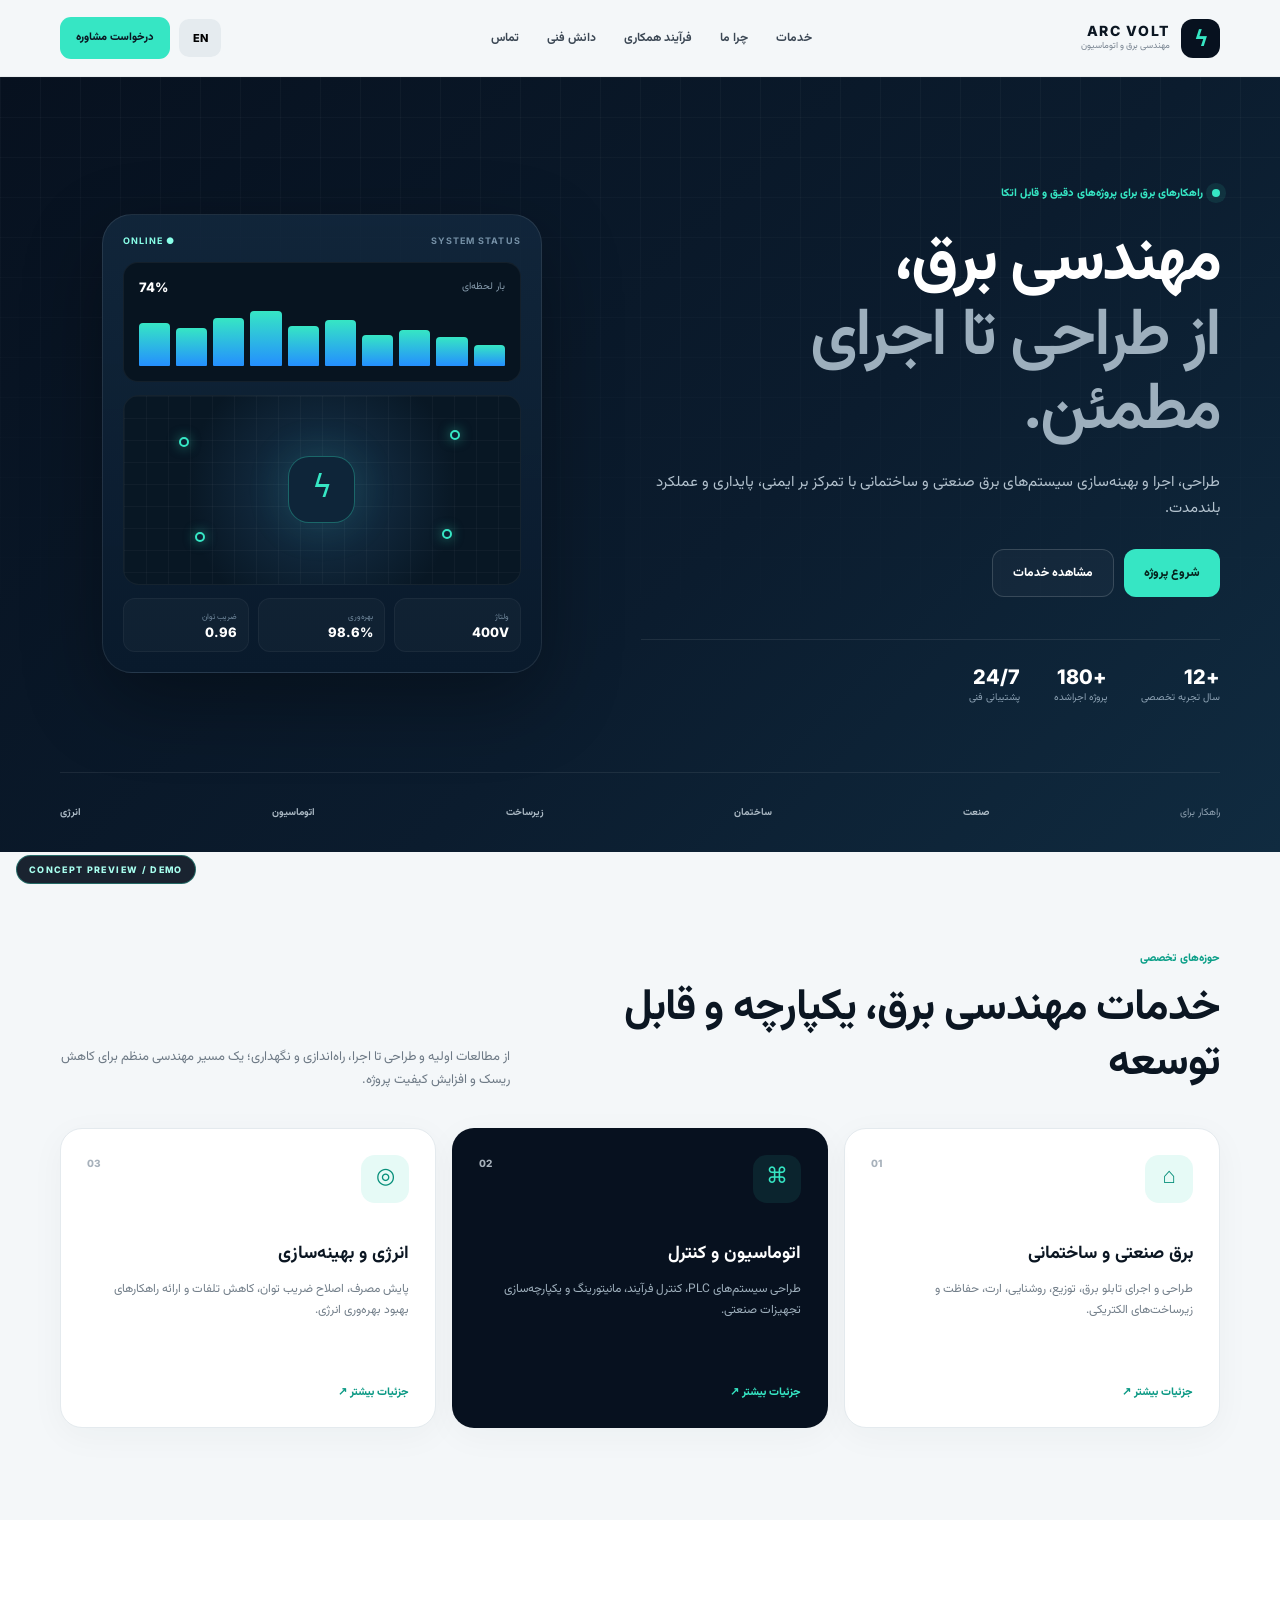
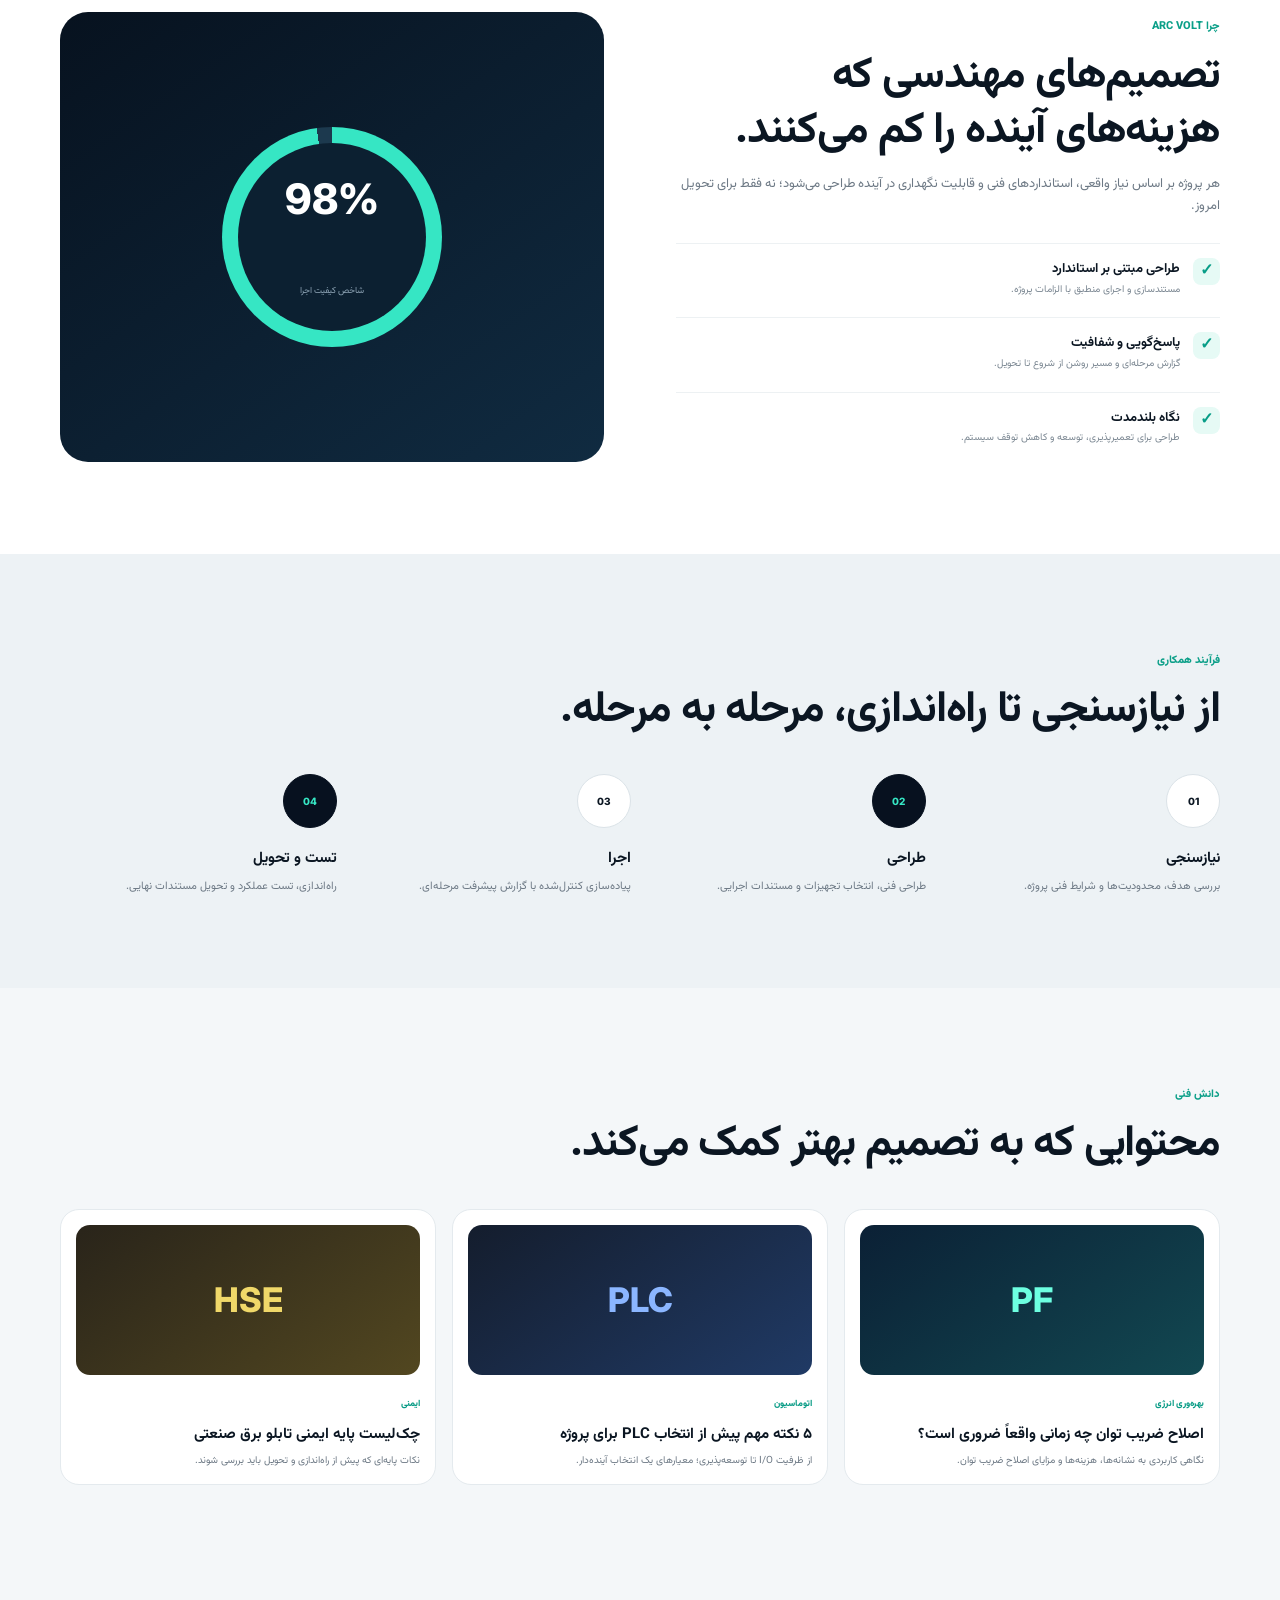
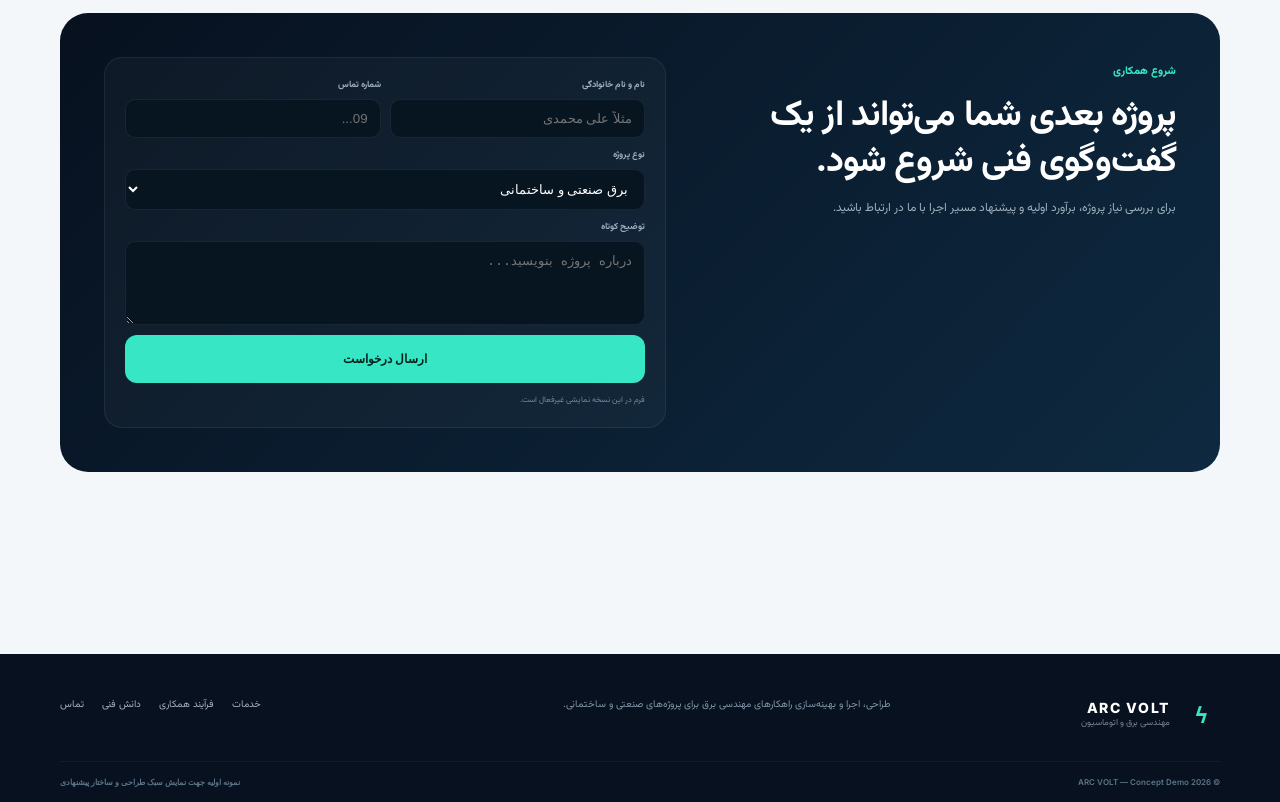
<file: electrical-demo/index.html>
<!doctype html>
<html lang="fa" dir="rtl">
<head>
<meta charset="utf-8">
<meta name="viewport" content="width=device-width,initial-scale=1">
<meta name="theme-color" content="#07111f">
<title>ARC VOLT | Electrical Engineering Concept</title>
<link rel="preconnect" href="https://fonts.googleapis.com">
<link rel="preconnect" href="https://fonts.gstatic.com" crossorigin>
<link href="https://fonts.googleapis.com/css2?family=Vazirmatn:wght@400;500;600;700;800&family=Inter:wght@500;600;700;800&display=swap" rel="stylesheet">
<style>
:root{--bg:#07111f;--bg2:#0c1e31;--mint:#36e6c4;--paper:#f4f7f9;--ink:#0b1622;--muted:#6d7985;--line:#dfe6eb;--r:22px}
*{box-sizing:border-box}html{scroll-behavior:smooth}body{margin:0;background:var(--paper);color:var(--ink);font-family:Vazirmatn,Arial,sans-serif;line-height:1.75}body.en{font-family:Inter,Arial,sans-serif}a{text-decoration:none;color:inherit}.wrap{width:min(1160px,calc(100% - 36px));margin:auto}
.demo{position:fixed;left:16px;bottom:16px;z-index:50;background:#07111feb;color:#a8ffef;border:1px solid #36e6c45c;border-radius:999px;padding:8px 12px;font:800 9px Inter;letter-spacing:.15em;backdrop-filter:blur(10px)}
header{position:sticky;top:0;z-index:40;background:#f4f7f9e8;border-bottom:1px solid #0b16220d;backdrop-filter:blur(14px)}.nav{height:76px;display:flex;align-items:center;justify-content:space-between;gap:24px}.brand{display:flex;align-items:center;gap:11px}.mark{width:39px;height:39px;border-radius:12px;background:var(--bg);display:grid;place-items:center;color:var(--mint);font:900 21px Inter}.brand b{font:800 14px Inter;letter-spacing:.12em;display:block}.brand small{display:block;color:#788491;font-size:9px}.links{display:flex;gap:28px;font-size:12px;font-weight:700;color:#3c4855}.links a:hover{color:#079d87}.acts{display:flex;gap:9px;align-items:center}.lang{border:0;background:#e5ebef;border-radius:10px;width:42px;height:38px;font:800 11px Inter;cursor:pointer}.cta{display:inline-flex;align-items:center;justify-content:center;min-height:42px;padding:0 16px;border-radius:11px;background:var(--mint);font-size:11px;font-weight:800}
.hero{position:relative;overflow:hidden;background:linear-gradient(135deg,#07111f,#0b1c2e 58%,#102b40);color:white;padding:74px 0 0}.hero:before{content:"";position:absolute;inset:0;background-image:linear-gradient(#ffffff08 1px,transparent 1px),linear-gradient(90deg,#ffffff08 1px,transparent 1px);background-size:40px 40px;mask-image:linear-gradient(#000,transparent 82%)}.heroGrid{position:relative;display:grid;grid-template-columns:1.05fr .95fr;gap:58px;align-items:center;min-height:585px}.eyebrow{display:inline-flex;align-items:center;gap:9px;color:var(--mint);font-size:11px;font-weight:800}.dot{width:8px;height:8px;border-radius:50%;background:var(--mint);box-shadow:0 0 0 6px #36e6c419}.hero h1{font-size:clamp(43px,5.2vw,72px);line-height:1.12;letter-spacing:-.035em;margin:18px 0 20px}.hero h1 span{color:#9dafbd;font-weight:600}.lead{color:#b2c1cd;font-size:15px;max-width:610px;margin:0 0 27px}.buttons{display:flex;gap:10px;flex-wrap:wrap}.btn{display:inline-flex;align-items:center;justify-content:center;min-height:48px;padding:0 20px;border-radius:12px;font-size:12px;font-weight:800}.primary{background:var(--mint);color:#06231d}.ghost{border:1px solid #ffffff27;background:#ffffff08;color:#fff}.stats{display:flex;gap:34px;margin-top:42px;padding-top:25px;border-top:1px solid #ffffff15}.stats div{display:grid}.stats b{font:800 20px Inter}.stats span{font-size:10px;color:#8da2b4}
.visual{position:relative;min-height:500px;display:grid;place-items:center}.panel{width:min(440px,94%);padding:20px;border-radius:30px;background:linear-gradient(180deg,#12273ceb,#091a2c);border:1px solid #ffffff17;box-shadow:0 28px 80px #0005}.panelTop,.meterHead{display:flex;justify-content:space-between;align-items:center}.panelTop{font:700 9px Inter;letter-spacing:.12em;color:#7590a6}.online{color:#89ffe8}.meter{margin-top:16px;background:#071420;border:1px solid #ffffff0d;border-radius:15px;padding:15px}.meterHead{font-size:10px;color:#879cad}.meterHead b{font:800 13px Inter;color:#fff}.bars{height:60px;display:flex;gap:6px;align-items:flex-end;margin-top:10px}.bars i{flex:1;background:linear-gradient(#36e6c4,#248fff);border-radius:4px 4px 1px 1px}.scheme{height:190px;margin:13px 0;border-radius:16px;position:relative;overflow:hidden;background:radial-gradient(circle at center,#18354f,#081724 62%);border:1px solid #ffffff0d}.scheme:before{content:"";position:absolute;inset:0;background-image:linear-gradient(#ffffff08 1px,transparent 1px),linear-gradient(90deg,#ffffff08 1px,transparent 1px);background-size:22px 22px}.bolt{position:absolute;inset:0;margin:auto;width:67px;height:67px;border-radius:21px;display:grid;place-items:center;background:#0e2539;border:1px solid #36e6c458;box-shadow:0 0 45px #36e6c421;color:var(--mint);font-size:31px}.nodes span{position:absolute;width:10px;height:10px;border-radius:50%;border:2px solid var(--mint);background:#0b2031;box-shadow:0 0 12px #36e6c488}.n1{top:22%;left:14%}.n2{top:18%;right:15%}.n3{bottom:22%;left:18%}.n4{bottom:24%;right:17%}.metrics{display:grid;grid-template-columns:repeat(3,1fr);gap:9px}.metrics div{padding:11px;border-radius:12px;background:#ffffff07;border:1px solid #ffffff0b;display:grid}.metrics small{font-size:8px;color:#71889c}.metrics b{font:800 13px Inter}.sector{position:relative;display:flex;justify-content:space-between;align-items:center;gap:18px;min-height:80px;margin-top:36px;border-top:1px solid #ffffff13;color:#8ea0b0;font-size:10px}.sector b{color:#adbbc6}
section{padding:92px 0}.head{display:flex;justify-content:space-between;align-items:end;gap:50px;margin-bottom:36px}.kicker{color:#0b9f88;font-size:11px;font-weight:800}.head h2,.why h2,.contact h2{font-size:clamp(29px,3.4vw,45px);line-height:1.27;margin:9px 0 0;letter-spacing:-.025em}.head p{max-width:450px;margin:0;color:var(--muted);font-size:13px}.cards{display:grid;grid-template-columns:repeat(3,1fr);gap:16px}.card{position:relative;min-height:300px;padding:26px;background:white;border:1px solid #e4eaee;border-radius:var(--r);box-shadow:0 8px 35px #14283a0a}.card.dark{background:var(--bg);color:white;border-color:transparent}.icon{width:48px;height:48px;border-radius:14px;background:#e6faf6;display:grid;place-items:center;color:#078f7a;font-size:22px;margin-bottom:36px}.dark .icon{background:#36e6c417;color:var(--mint)}.card .num{position:absolute;top:28px;left:26px;color:#a7b1bb;font:800 10px Inter}body.en .card .num{left:auto;right:26px}.card h3{font-size:18px;margin:0 0 9px}.card p{font-size:12px;color:#737f8a;margin:0}.dark p{color:#9fb0bd}.card a{position:absolute;bottom:24px;color:#0b9984;font-size:11px;font-weight:800}.dark a{color:var(--mint)}
.why{background:white}.whyGrid{display:grid;grid-template-columns:1fr 1fr;gap:72px;align-items:center}.why p{color:var(--muted);font-size:13px;max-width:560px}.list{display:grid;gap:5px;margin-top:25px}.item{display:flex;gap:13px;padding:14px 0;border-top:1px solid #edf1f3}.check{width:27px;height:27px;border-radius:8px;background:#e6faf5;color:#079d87;display:grid;place-items:center;font-weight:900}.item div{display:grid}.item b{font-size:13px}.item small{font-size:10px;color:#7b8792}.quality{min-height:450px;border-radius:28px;padding:28px;background:linear-gradient(145deg,#07121f,#102b41);color:white;display:grid;place-items:center}.ring{width:220px;height:220px;border-radius:50%;background:conic-gradient(var(--mint) 0 352deg,#1c394e 352deg);display:grid;place-items:center}.ring:before{content:"";position:absolute}.ringIn{width:188px;height:188px;border-radius:50%;background:#0c2031;display:grid;place-items:center;text-align:center}.ring b{font:800 42px Inter}.ring span{font-size:9px;color:#8da3b4}
.process{background:#edf2f5}.steps{display:grid;grid-template-columns:repeat(4,1fr);gap:18px}.step span{width:54px;height:54px;border-radius:50%;display:grid;place-items:center;background:white;border:1px solid #dbe3e8;font:800 10px Inter}.step:nth-child(even) span{background:var(--bg);color:var(--mint);border-color:var(--bg)}.step h3{font-size:15px;margin:18px 0 5px}.step p{font-size:11px;color:var(--muted);margin:0}
.insights .posts{display:grid;grid-template-columns:repeat(3,1fr);gap:16px}.post{background:white;border:1px solid #e4eaee;border-radius:19px;padding:15px}.thumb{height:150px;border-radius:14px;display:grid;place-items:center;background:linear-gradient(145deg,#0b2035,#124851);color:#6dffe1;font:800 34px Inter;margin-bottom:14px}.post:nth-child(2) .thumb{background:linear-gradient(145deg,#141d2d,#203a65);color:#8bb6ff}.post:nth-child(3) .thumb{background:linear-gradient(145deg,#29241a,#524720);color:#f0d869}.post small{color:#079b85;font-size:9px;font-weight:800}.post h3{font-size:15px;line-height:1.55;margin:6px 0}.post p{font-size:10px;color:var(--muted);margin:0}
.contact{padding-top:36px}.contactBox{background:linear-gradient(135deg,#07111f,#0e2940);border-radius:28px;padding:44px;display:grid;grid-template-columns:.9fr 1.1fr;gap:50px;color:white}.contact .kicker{color:var(--mint)}.contact h2{font-size:36px}.contact p{color:#9eb0bd;font-size:12px}.form{display:grid;gap:10px;background:#ffffff08;border:1px solid #ffffff11;padding:20px;border-radius:18px}.row{display:grid;grid-template-columns:1fr 1fr;gap:9px}.form label{display:grid;gap:5px;color:#9eafbc;font-size:9px;font-weight:700}.form input,.form textarea,.form select{width:100%;border:1px solid #ffffff12;background:#071521;color:#fff;border-radius:10px;padding:11px 12px;outline:0}.form button{border:0;cursor:pointer}.form small{color:#71899b;font-size:8px}
footer{margin-top:90px;background:#07111f;color:white}.foot{padding:42px 0 26px;display:grid;grid-template-columns:.8fr 1.2fr 1fr;gap:42px}.foot p{margin:0;color:#8297a8;font-size:10px}.footLinks{display:flex;justify-content:flex-end;gap:18px;color:#a2b1bd;font-size:10px}.copy{padding:15px 0;border-top:1px solid #ffffff0d;color:#5d7488;font:600 8px Inter;display:flex;justify-content:space-between}
@media(max-width:900px){.links{display:none}.heroGrid,.whyGrid,.contactBox{grid-template-columns:1fr}.heroGrid{padding-top:12px}.heroText{text-align:center}.lead{margin-inline:auto}.buttons,.stats{justify-content:center}.visual{min-height:450px}.cards,.insights .posts{grid-template-columns:1fr 1fr}.steps{grid-template-columns:1fr 1fr}.head{align-items:start;flex-direction:column;gap:12px}.foot{grid-template-columns:1fr 1fr}.footLinks{grid-column:1/-1;justify-content:flex-start}}
@media(max-width:620px){.wrap{width:min(100% - 26px,1160px)}.nav{height:68px}.brand small,.cta{display:none}.hero{padding-top:42px}.heroGrid{min-height:0}.hero h1{font-size:40px}.stats{gap:18px}.stats b{font-size:17px}.visual{min-height:405px}.panel{width:100%}.sector{flex-wrap:wrap;justify-content:center;padding:22px 0}.cards,.insights .posts,.steps{grid-template-columns:1fr}section{padding:70px 0}.quality{min-height:390px}.contactBox{padding:27px 19px}.contact h2{font-size:28px}.row{grid-template-columns:1fr}.foot{grid-template-columns:1fr}.footLinks{grid-column:auto;flex-wrap:wrap}.copy{flex-direction:column;gap:7px}.demo{left:10px;bottom:10px}}
</style>
</head>
<body>
<div class="demo">CONCEPT PREVIEW / DEMO</div>
<header>
  <div class="wrap nav">
    <a class="brand" href="#top"><span class="mark">ϟ</span><span><b>ARC VOLT</b><small data-t="sub">مهندسی برق و اتوماسیون</small></span></a>
    <nav class="links"><a href="#services" data-t="services">خدمات</a><a href="#why" data-t="why">چرا ما</a><a href="#process" data-t="process">فرآیند همکاری</a><a href="#insights" data-t="blog">دانش فنی</a><a href="#contact" data-t="contact">تماس</a></nav>
    <div class="acts"><button class="lang" id="lang">EN</button><a class="cta" href="#contact" data-t="consult">درخواست مشاوره</a></div>
  </div>
</header>

<main id="top">
<section class="hero">
  <div class="wrap heroGrid">
    <div class="heroText">
      <div class="eyebrow"><i class="dot"></i><span data-t="eyebrow">راهکارهای برق برای پروژه‌های دقیق و قابل اتکا</span></div>
      <h1 data-html="title">مهندسی برق،<br><span>از طراحی تا اجرای مطمئن.</span></h1>
      <p class="lead" data-t="lead">طراحی، اجرا و بهینه‌سازی سیستم‌های برق صنعتی و ساختمانی با تمرکز بر ایمنی، پایداری و عملکرد بلندمدت.</p>
      <div class="buttons"><a class="btn primary" href="#contact" data-t="start">شروع پروژه</a><a class="btn ghost" href="#services" data-t="see">مشاهده خدمات</a></div>
      <div class="stats"><div><b>+12</b><span data-t="years">سال تجربه تخصصی</span></div><div><b>+180</b><span data-t="projects">پروژه اجراشده</span></div><div><b>24/7</b><span data-t="support">پشتیبانی فنی</span></div></div>
    </div>
    <div class="visual">
      <div class="panel">
        <div class="panelTop"><span>SYSTEM STATUS</span><b class="online">● ONLINE</b></div>
        <div class="meter"><div class="meterHead"><span data-t="load">بار لحظه‌ای</span><b>74%</b></div><div class="bars"><i style="height:35%"></i><i style="height:48%"></i><i style="height:60%"></i><i style="height:52%"></i><i style="height:76%"></i><i style="height:66%"></i><i style="height:91%"></i><i style="height:79%"></i><i style="height:63%"></i><i style="height:72%"></i></div></div>
        <div class="scheme"><div class="bolt">ϟ</div><div class="nodes"><span class="n1"></span><span class="n2"></span><span class="n3"></span><span class="n4"></span></div></div>
        <div class="metrics"><div><small data-t="voltage">ولتاژ</small><b>400V</b></div><div><small data-t="eff">بهره‌وری</small><b>98.6%</b></div><div><small data-t="pf">ضریب توان</small><b>0.96</b></div></div>
      </div>
    </div>
  </div>
  <div class="wrap sector"><span data-t="for">راهکار برای</span><b data-t="industry">صنعت</b><b data-t="building">ساختمان</b><b data-t="infra">زیرساخت</b><b data-t="automation">اتوماسیون</b><b data-t="energy">انرژی</b></div>
</section>

<section id="services">
  <div class="wrap">
    <div class="head"><div><span class="kicker" data-t="expertise">حوزه‌های تخصصی</span><h2 data-t="serviceTitle">خدمات مهندسی برق، یکپارچه و قابل توسعه</h2></div><p data-t="serviceIntro">از مطالعات اولیه و طراحی تا اجرا، راه‌اندازی و نگهداری؛ یک مسیر مهندسی منظم برای کاهش ریسک و افزایش کیفیت پروژه.</p></div>
    <div class="cards">
      <article class="card"><div class="icon">⌂</div><span class="num">01</span><h3 data-t="s1">برق صنعتی و ساختمانی</h3><p data-t="s1p">طراحی و اجرای تابلو برق، توزیع، روشنایی، ارت، حفاظت و زیرساخت‌های الکتریکی.</p><a href="#contact" data-t="more">جزئیات بیشتر ↗</a></article>
      <article class="card dark"><div class="icon">⌘</div><span class="num">02</span><h3 data-t="s2">اتوماسیون و کنترل</h3><p data-t="s2p">طراحی سیستم‌های PLC، کنترل فرآیند، مانیتورینگ و یکپارچه‌سازی تجهیزات صنعتی.</p><a href="#contact" data-t="more">جزئیات بیشتر ↗</a></article>
      <article class="card"><div class="icon">◎</div><span class="num">03</span><h3 data-t="s3">انرژی و بهینه‌سازی</h3><p data-t="s3p">پایش مصرف، اصلاح ضریب توان، کاهش تلفات و ارائه راهکارهای بهبود بهره‌وری انرژی.</p><a href="#contact" data-t="more">جزئیات بیشتر ↗</a></article>
    </div>
  </div>
</section>

<section class="why" id="why">
  <div class="wrap whyGrid">
    <div><span class="kicker" data-t="whyK">چرا ARC VOLT</span><h2 data-t="whyTitle">تصمیم‌های مهندسی که هزینه‌های آینده را کم می‌کنند.</h2><p data-t="whyP">هر پروژه بر اساس نیاز واقعی، استانداردهای فنی و قابلیت نگهداری در آینده طراحی می‌شود؛ نه فقط برای تحویل امروز.</p>
      <div class="list">
        <div class="item"><span class="check">✓</span><div><b data-t="f1">طراحی مبتنی بر استاندارد</b><small data-t="f1p">مستندسازی و اجرای منطبق با الزامات پروژه.</small></div></div>
        <div class="item"><span class="check">✓</span><div><b data-t="f2">پاسخ‌گویی و شفافیت</b><small data-t="f2p">گزارش مرحله‌ای و مسیر روشن از شروع تا تحویل.</small></div></div>
        <div class="item"><span class="check">✓</span><div><b data-t="f3">نگاه بلندمدت</b><small data-t="f3p">طراحی برای تعمیرپذیری، توسعه و کاهش توقف سیستم.</small></div></div>
      </div>
    </div>
    <div class="quality"><div class="ring"><div class="ringIn"><b>98%</b><span data-t="quality">شاخص کیفیت اجرا</span></div></div></div>
  </div>
</section>

<section class="process" id="process">
  <div class="wrap">
    <div class="head"><div><span class="kicker" data-t="processK">فرآیند همکاری</span><h2 data-t="processTitle">از نیازسنجی تا راه‌اندازی، مرحله به مرحله.</h2></div></div>
    <div class="steps">
      <article class="step"><span>01</span><h3 data-t="p1">نیازسنجی</h3><p data-t="p1p">بررسی هدف، محدودیت‌ها و شرایط فنی پروژه.</p></article>
      <article class="step"><span>02</span><h3 data-t="p2">طراحی</h3><p data-t="p2p">طراحی فنی، انتخاب تجهیزات و مستندات اجرایی.</p></article>
      <article class="step"><span>03</span><h3 data-t="p3">اجرا</h3><p data-t="p3p">پیاده‌سازی کنترل‌شده با گزارش پیشرفت مرحله‌ای.</p></article>
      <article class="step"><span>04</span><h3 data-t="p4">تست و تحویل</h3><p data-t="p4p">راه‌اندازی، تست عملکرد و تحویل مستندات نهایی.</p></article>
    </div>
  </div>
</section>

<section class="insights" id="insights">
  <div class="wrap">
    <div class="head"><div><span class="kicker" data-t="insightK">دانش فنی</span><h2 data-t="insightTitle">محتوایی که به تصمیم بهتر کمک می‌کند.</h2></div></div>
    <div class="posts">
      <article class="post"><div class="thumb">PF</div><small data-t="cat1">بهره‌وری انرژی</small><h3 data-t="b1">اصلاح ضریب توان چه زمانی واقعاً ضروری است؟</h3><p data-t="b1p">نگاهی کاربردی به نشانه‌ها، هزینه‌ها و مزایای اصلاح ضریب توان.</p></article>
      <article class="post"><div class="thumb">PLC</div><small data-t="cat2">اتوماسیون</small><h3 data-t="b2">۵ نکته مهم پیش از انتخاب PLC برای پروژه</h3><p data-t="b2p">از ظرفیت I/O تا توسعه‌پذیری؛ معیارهای یک انتخاب آینده‌دار.</p></article>
      <article class="post"><div class="thumb">HSE</div><small data-t="cat3">ایمنی</small><h3 data-t="b3">چک‌لیست پایه ایمنی تابلو برق صنعتی</h3><p data-t="b3p">نکات پایه‌ای که پیش از راه‌اندازی و تحویل باید بررسی شوند.</p></article>
    </div>
  </div>
</section>

<section class="contact" id="contact">
  <div class="wrap contactBox">
    <div><span class="kicker" data-t="contactK">شروع همکاری</span><h2 data-t="contactTitle">پروژه بعدی شما می‌تواند از یک گفت‌وگوی فنی شروع شود.</h2><p data-t="contactP">برای بررسی نیاز پروژه، برآورد اولیه و پیشنهاد مسیر اجرا با ما در ارتباط باشید.</p></div>
    <form class="form" onsubmit="return false"><div class="row"><label><span data-t="name">نام و نام خانوادگی</span><input placeholder="مثلاً علی محمدی"></label><label><span data-t="phone">شماره تماس</span><input placeholder="09..."></label></div><label><span data-t="type">نوع پروژه</span><select><option data-t="o1">برق صنعتی و ساختمانی</option><option data-t="o2">اتوماسیون و کنترل</option><option data-t="o3">بهینه‌سازی انرژی</option></select></label><label><span data-t="msg">توضیح کوتاه</span><textarea rows="4" placeholder="درباره پروژه بنویسید..."></textarea></label><button class="btn primary" data-t="send">ارسال درخواست</button><small data-t="disabled">فرم در این نسخه نمایشی غیرفعال است.</small></form>
  </div>
</section>
</main>

<footer><div class="wrap foot"><a class="brand" href="#top"><span class="mark">ϟ</span><span><b>ARC VOLT</b><small data-t="sub">مهندسی برق و اتوماسیون</small></span></a><p data-t="footP">طراحی، اجرا و بهینه‌سازی راهکارهای مهندسی برق برای پروژه‌های صنعتی و ساختمانی.</p><div class="footLinks"><a href="#services" data-t="services">خدمات</a><a href="#process" data-t="process">فرآیند همکاری</a><a href="#insights" data-t="blog">دانش فنی</a><a href="#contact" data-t="contact">تماس</a></div></div><div class="wrap copy"><span>© 2026 ARC VOLT — Concept Demo</span><span data-t="note">نمونه اولیه جهت نمایش سبک طراحی و ساختار پیشنهادی</span></div></footer>

<script>
const en={
sub:"Electrical Engineering & Automation",services:"Services",why:"Why us",process:"Process",blog:"Insights",contact:"Contact",consult:"Request consultation",
eyebrow:"Electrical solutions for precise, dependable projects",title:'Electrical engineering,<br><span>from design to reliable delivery.</span>',lead:"Design, implementation and optimization of industrial and building electrical systems with a focus on safety, reliability and long-term performance.",start:"Start a project",see:"Explore services",years:"Years of expertise",projects:"Projects delivered",support:"Technical support",load:"Live load",voltage:"Voltage",eff:"Efficiency",pf:"Power factor",for:"Solutions for",industry:"Industry",building:"Buildings",infra:"Infrastructure",automation:"Automation",energy:"Energy",
expertise:"Core expertise",serviceTitle:"Integrated electrical engineering services built to scale",serviceIntro:"From early studies and engineering design to implementation, commissioning and maintenance — a structured path to reduce risk and improve quality.",s1:"Industrial & building electrical",s1p:"Panels, distribution, lighting, grounding, protection and electrical infrastructure.",s2:"Automation & control",s2p:"PLC systems, process control, monitoring and industrial equipment integration.",s3:"Energy optimization",s3p:"Consumption monitoring, power factor correction, loss reduction and efficiency improvements.",more:"Learn more ↗",
whyK:"Why ARC VOLT",whyTitle:"Engineering decisions that reduce tomorrow's costs.",whyP:"Each project is designed around real needs, technical standards and long-term maintainability — not only today's delivery.",f1:"Standards-driven design",f1p:"Engineering and documentation aligned with project requirements.",f2:"Clear communication",f2p:"Stage-by-stage reporting and a transparent delivery path.",f3:"Long-term thinking",f3p:"Designed for maintainability, expansion and reduced downtime.",quality:"Execution quality index",
processK:"How we work",processTitle:"From discovery to commissioning, step by step.",p1:"Discovery",p1p:"Understanding goals, constraints and technical conditions.",p2:"Engineering",p2p:"Technical design, equipment selection and implementation docs.",p3:"Execution",p3p:"Controlled implementation with milestone-based reporting.",p4:"Test & handover",p4p:"Commissioning, performance testing and final documentation.",
insightK:"Technical insights",insightTitle:"Content that helps teams make better decisions.",cat1:"Energy efficiency",b1:"When is power factor correction actually necessary?",b1p:"A practical look at the signs, costs and benefits of power factor correction.",cat2:"Automation",b2:"5 things to check before choosing a PLC",b2p:"From I/O capacity to scalability — criteria behind a future-proof choice.",cat3:"Safety",b3:"A basic industrial panel safety checklist",b3p:"Key points to verify before commissioning and handover.",
contactK:"Start a conversation",contactTitle:"Your next project can begin with one technical conversation.",contactP:"Contact us for an initial review, early estimate and a practical execution approach.",name:"Full name",phone:"Phone",type:"Project type",o1:"Industrial & building electrical",o2:"Automation & control",o3:"Energy optimization",msg:"Short description",send:"Send request",disabled:"This form is disabled in the concept demo.",footP:"Design, implementation and optimization of electrical engineering solutions for industrial and building projects.",note:"Concept preview showing the proposed visual direction and site structure"
};
const fa={};document.querySelectorAll("[data-t]").forEach(x=>fa[x.dataset.t]=x.textContent);document.querySelectorAll("[data-html]").forEach(x=>fa[x.dataset.html]=x.innerHTML);
let l="fa";document.getElementById("lang").onclick=()=>{l=l==="fa"?"en":"fa";document.documentElement.dir=l==="fa"?"rtl":"ltr";document.documentElement.lang=l;document.body.classList.toggle("en",l==="en");document.getElementById("lang").textContent=l==="fa"?"EN":"FA";document.querySelectorAll("[data-t]").forEach(x=>{let k=x.dataset.t;x.textContent=(l==="fa"?fa:en)[k]||x.textContent});document.querySelectorAll("[data-html]").forEach(x=>{let k=x.dataset.html;x.innerHTML=(l==="fa"?fa:en)[k]||x.innerHTML})};
</script>
</body></html>
</file>
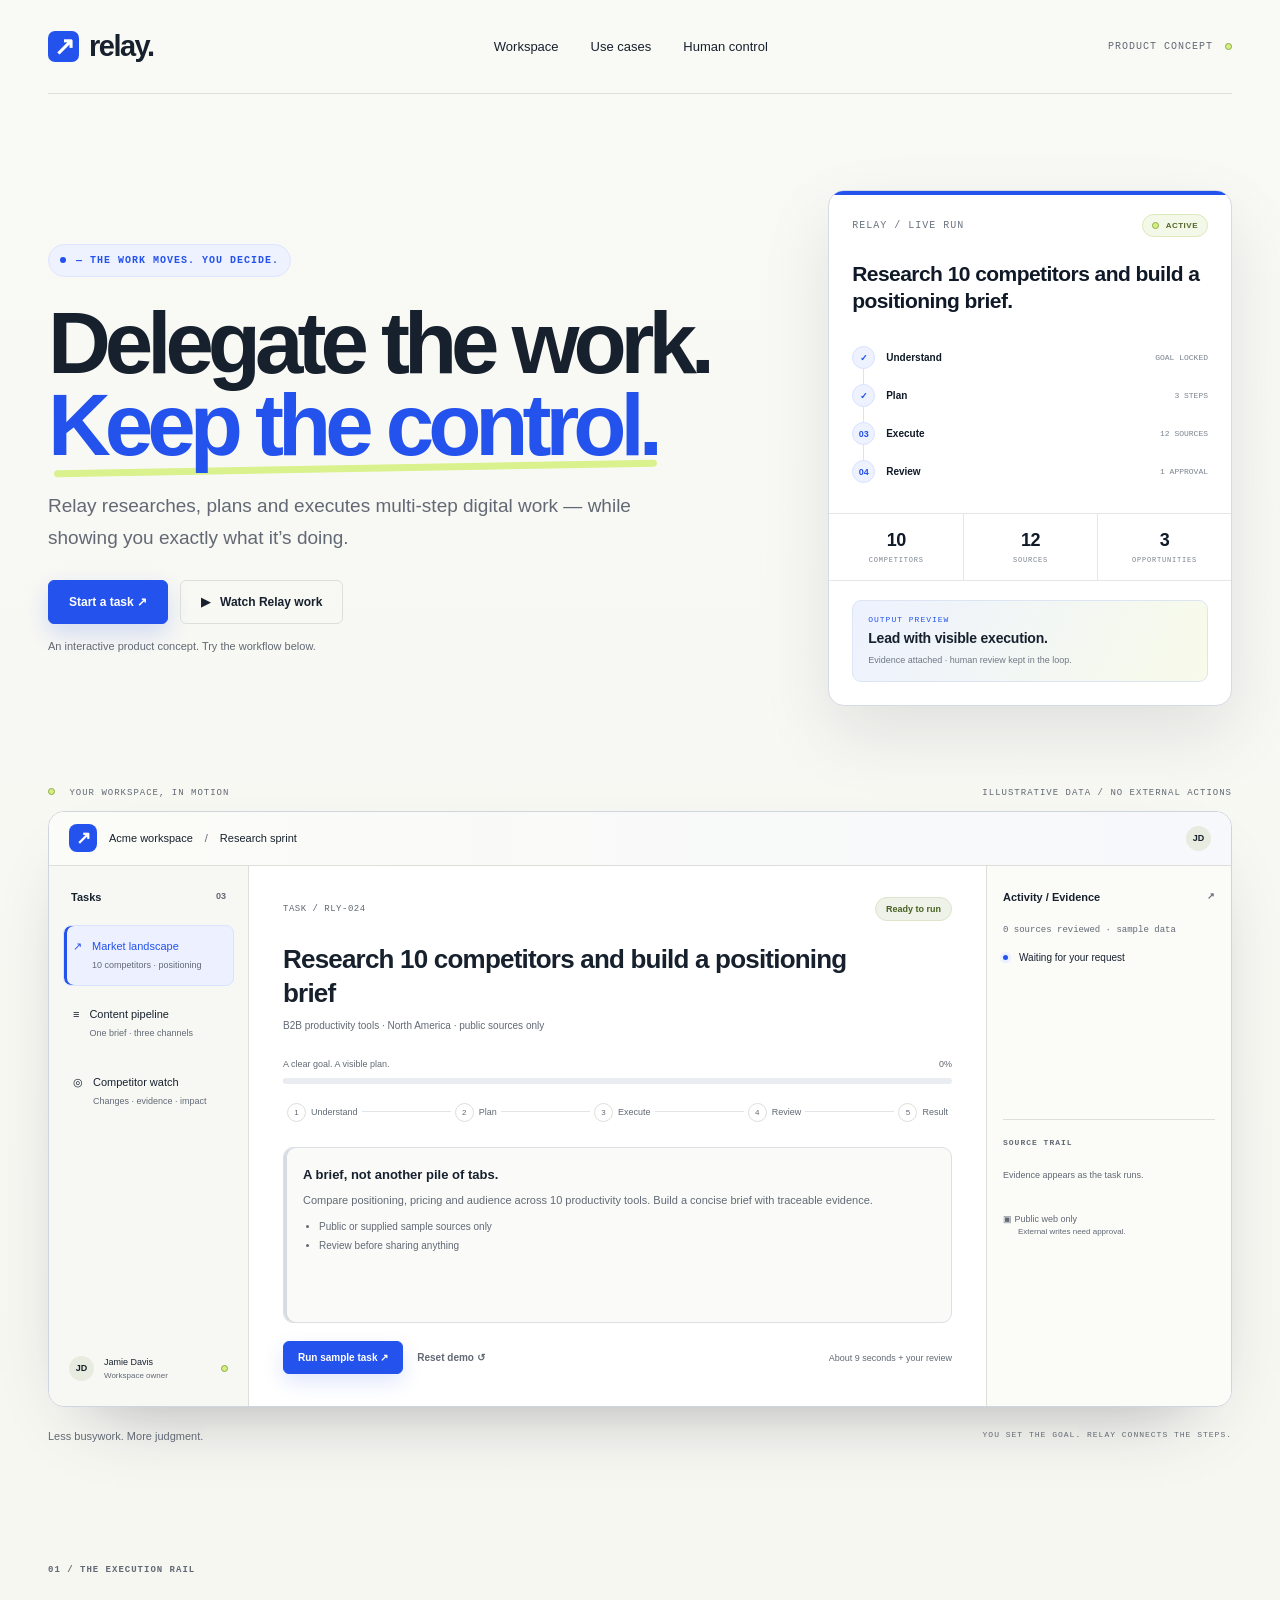
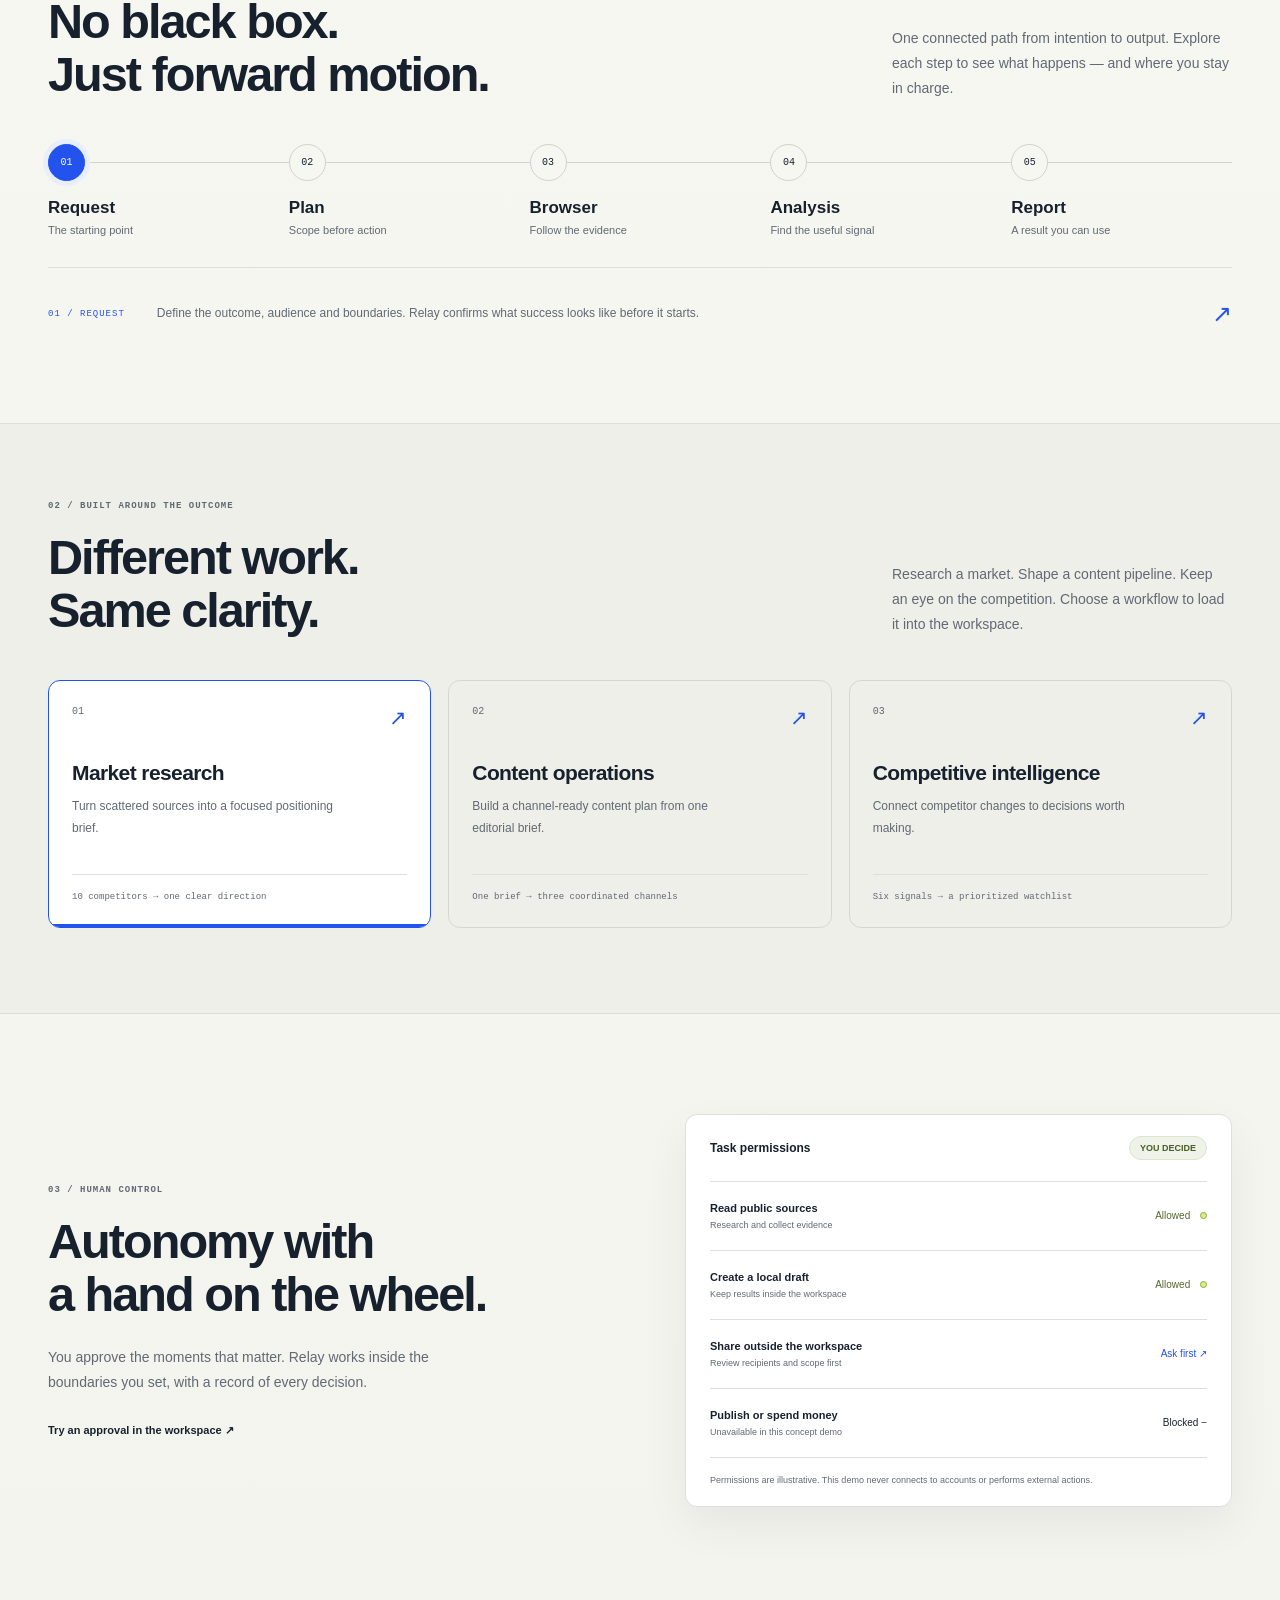
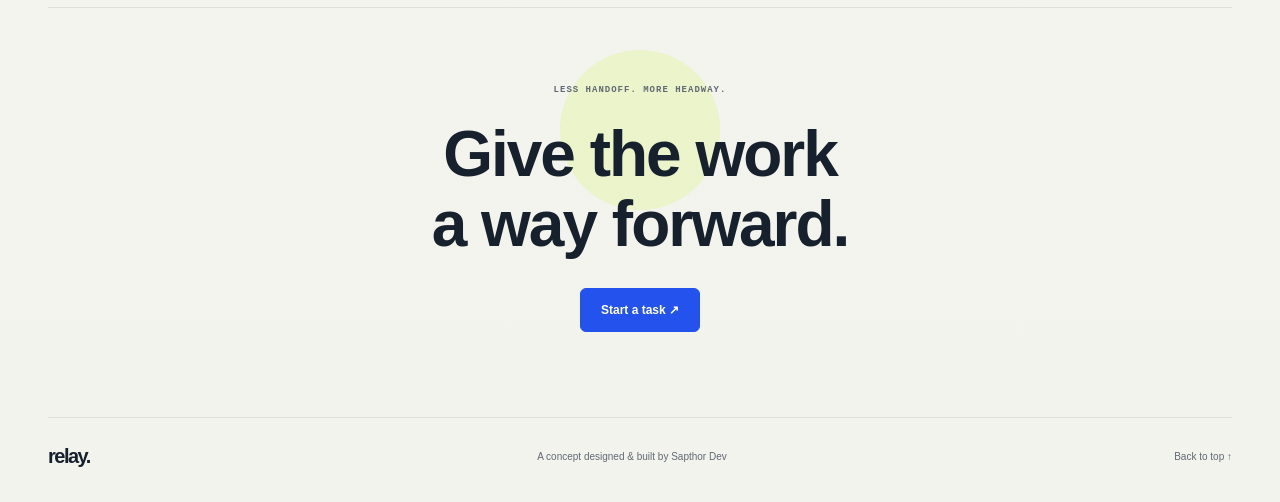
<file: relay/index.html>
<!doctype html>
<html lang="en">
<head><meta charset="utf-8"><meta name="viewport" content="width=device-width,initial-scale=1"><meta name="theme-color" content="#f7f7f2"><title>Relay — Delegate the work. Keep the control.</title><meta name="description" content="A concept for visible, controllable AI work. Try Relay’s interactive workspace."><link rel="stylesheet" href="relay.css"><link rel="stylesheet" href="relay-polish.css"><script src="relay.js" defer></script><script src="relay-polish.js" defer></script>
</head>
<body><a class="skip" href="#main">Skip to content</a>
<header class="wrap nav"><a class="brand" href="#main"><i>↗</i>relay.</a>
<nav aria-label="Main navigation"><a href="#workspace">Workspace</a><a href="#use-cases">Use cases</a><a href="#control">Human control</a>
</nav><span class="mono concept">PRODUCT CONCEPT <i class="dot"></i></span>
</header>
<main id="main">
<section class="wrap hero">
<div>
<p class="eyebrow">— THE WORK MOVES. YOU DECIDE.
</p>
<h1>Delegate the work.<br><span>Keep the control.</span>
</h1>
<p class="intro">Relay researches, plans and executes multi-step digital work — while showing you exactly what it’s doing.
</p>
<div class="actions"><button class="primary" data-start>Start a task ↗</button><button data-watch>▶ &nbsp; Watch Relay work</button>
</div>
<p class="caption">An interactive product concept. Try the workflow below.
</p>
</div>
<aside class="hero-proof" aria-label="Relay live run preview">
<div class="hero-proof-top"><span class="mono">RELAY / LIVE RUN</span><span class="live-pill"><i class="dot"></i> ACTIVE</span></div>
<p class="hero-proof-task">Research 10 competitors and build a positioning brief.</p>
<ol class="hero-proof-flow">
<li><i>✓</i><b>Understand</b><span>GOAL LOCKED</span></li>
<li><i>✓</i><b>Plan</b><span>3 STEPS</span></li>
<li><i>03</i><b>Execute</b><span>12 SOURCES</span></li>
<li><i>04</i><b>Review</b><span>1 APPROVAL</span></li>
</ol>
<div class="hero-proof-metrics"><div><strong>10</strong><small>COMPETITORS</small></div><div><strong>12</strong><small>SOURCES</small></div><div><strong>3</strong><small>OPPORTUNITIES</small></div></div>
<div class="hero-proof-result"><small>OUTPUT PREVIEW</small><strong>Lead with visible execution.</strong><span>Evidence attached · human review kept in the loop.</span></div>
</aside>
</section>
<section class="wrap" id="workspace" aria-label="Interactive Relay workspace">
<div class="demo-label mono"><span><i class="dot"></i> YOUR WORKSPACE, IN MOTION</span><span>ILLUSTRATIVE DATA / NO EXTERNAL ACTIONS</span>
</div>
<div class="workspace">
<div class="bar"><span><b>↗</b> Acme workspace <em>/</em> Research sprint</span><span class="avatar">JD</span>
</div>
<div class="dashboard">
<aside class="tasks">
<div class="side-title">Tasks <small>03</small>
</div>
<div class="task-options" role="group" aria-label="Example tasks"><button data-case="market" aria-pressed="true">↗ <span>Market landscape<small>10 competitors · positioning</small></span></button><button data-case="content" aria-pressed="false">≡ <span>Content pipeline<small>One brief · three channels</small></span></button><button data-case="intel" aria-pressed="false">◎ <span>Competitor watch<small>Changes · evidence · impact</small></span></button>
</div>
<div class="owner"><span class="avatar">JD</span><span>Jamie Davis<small>Workspace owner</small></span><i class="dot"></i>
</div>
</aside>
<article class="detail">
<div class="meta mono"><span id="task-id"></span><span class="badge" id="state"></span>
</div>
<h2 id="task-title">
</h2>
<p class="context" id="context">
</p>
<div class="progress-label"><span id="progress-label"></span><span id="percent"></span>
</div>
<div class="progress" role="progressbar" aria-label="Task progress" aria-valuemin="0" aria-valuemax="100" aria-valuenow="0"><i id="fill"></i>
</div>
<ol class="stages">
<li>Understand
</li>
<li>Plan
</li>
<li>Execute
</li>
<li>Review
</li>
<li>Result
</li>
</ol>
<div id="panel" class="panel">
</div>
<div class="run-actions"><button id="run" class="primary"></button><button id="reset" class="text-button">Reset demo ↺</button><small id="run-note"></small>
</div>
<p id="announcement" class="sr-only" role="status" aria-live="polite">
</p>
</article>
<aside class="evidence">
<div class="side-title">Activity / Evidence <small>↗</small>
</div>
<p id="count" class="mono">
</p>
<ol id="activity">
</ol>
<div class="sources">
<p class="eyebrow">SOURCE TRAIL
</p>
<div id="sources">
</div>
</div>
<p class="permission-note">▣ Public web only<small>External writes need approval.</small>
</p>
</aside>
</div>
</div>
<noscript>
<p>Enable JavaScript to try this demo: understand, plan, collect evidence, review and receive a report.
</p>
</noscript>
<div class="workspace-foot"><span>Less busywork. More judgment.</span><span class="mono">YOU SET THE GOAL. RELAY CONNECTS THE STEPS.</span>
</div>
</section>
<section class="wrap rail-section">
<div class="section-heading">
<div>
<p class="eyebrow">01 / THE EXECUTION RAIL
</p>
<h2>No black box.<br>Just forward motion.
</h2>
</div>
<p>One connected path from intention to output. Explore each step to see what happens — and where you stay in charge.
</p>
</div>
<div class="rail" role="group" aria-label="Explore execution steps"><button data-rail="0" aria-pressed="true"><span>01</span><b>Request</b><small>The starting point</small></button><button data-rail="1" aria-pressed="false"><span>02</span><b>Plan</b><small>Scope before action</small></button><button data-rail="2" aria-pressed="false"><span>03</span><b>Browser</b><small>Follow the evidence</small></button><button data-rail="3" aria-pressed="false"><span>04</span><b>Analysis</b><small>Find the useful signal</small></button><button data-rail="4" aria-pressed="false"><span>05</span><b>Report</b><small>A result you can use</small></button>
</div>
<div class="rail-description"><span id="rail-label" class="mono"></span>
<p id="rail-copy" aria-live="polite">
</p><span>↗</span>
</div>
</section>
<section id="use-cases" class="use-section">
<div class="wrap">
<div class="section-heading">
<div>
<p class="eyebrow">02 / BUILT AROUND THE OUTCOME
</p>
<h2>Different work.<br>Same clarity.
</h2>
</div>
<p>Research a market. Shape a content pipeline. Keep an eye on the competition. Choose a workflow to load it into the workspace.
</p>
</div>
<div class="use-grid"><button data-case="market" aria-pressed="true"><span class="case-top">01 <b>↗</b></span>
<h3>Market research
</h3>
<p>Turn scattered sources into a focused positioning brief.
</p><small>10 competitors → one clear direction</small></button><button data-case="content" aria-pressed="false"><span class="case-top">02 <b>↗</b></span>
<h3>Content operations
</h3>
<p>Build a channel-ready content plan from one editorial brief.
</p><small>One brief → three coordinated channels</small></button><button data-case="intel" aria-pressed="false"><span class="case-top">03 <b>↗</b></span>
<h3>Competitive intelligence
</h3>
<p>Connect competitor changes to decisions worth making.
</p><small>Six signals → a prioritized watchlist</small></button>
</div>
</div>
</section>
<section class="wrap control-section" id="control">
<div>
<p class="eyebrow">03 / HUMAN CONTROL
</p>
<h2>Autonomy with<br>a hand on the wheel.
</h2>
<p>You approve the moments that matter. Relay works inside the boundaries you set, with a record of every decision.
</p><a href="#workspace" class="text-link">Try an approval in the workspace ↗</a>
</div>
<div class="permissions">
<div class="permission-head">Task permissions <span class="badge">YOU DECIDE</span>
</div>
<div><span><b>Read public sources</b><small>Research and collect evidence</small></span><span class="allowed">Allowed <i class="dot"></i></span>
</div>
<div><span><b>Create a local draft</b><small>Keep results inside the workspace</small></span><span class="allowed">Allowed <i class="dot"></i></span>
</div>
<div><span><b>Share outside the workspace</b><small>Review recipients and scope first</small></span><span class="ask">Ask first ↗</span>
</div>
<div><span><b>Publish or spend money</b><small>Unavailable in this concept demo</small></span><span>Blocked −</span>
</div>
<p>Permissions are illustrative. This demo never connects to accounts or performs external actions.
</p>
</div>
</section>
<section class="wrap closing">
<p class="eyebrow">LESS HANDOFF. MORE HEADWAY.
</p>
<h2>Give the work<br>a way forward.
</h2><button class="primary" data-start>Start a task ↗</button>
</section>
</main>
<footer class="wrap"><span class="brand">relay.</span><span>A concept designed &amp; built by Sapthor Dev</span><a href="#main">Back to top ↑</a>
</footer>
</body>
</html>
</file>
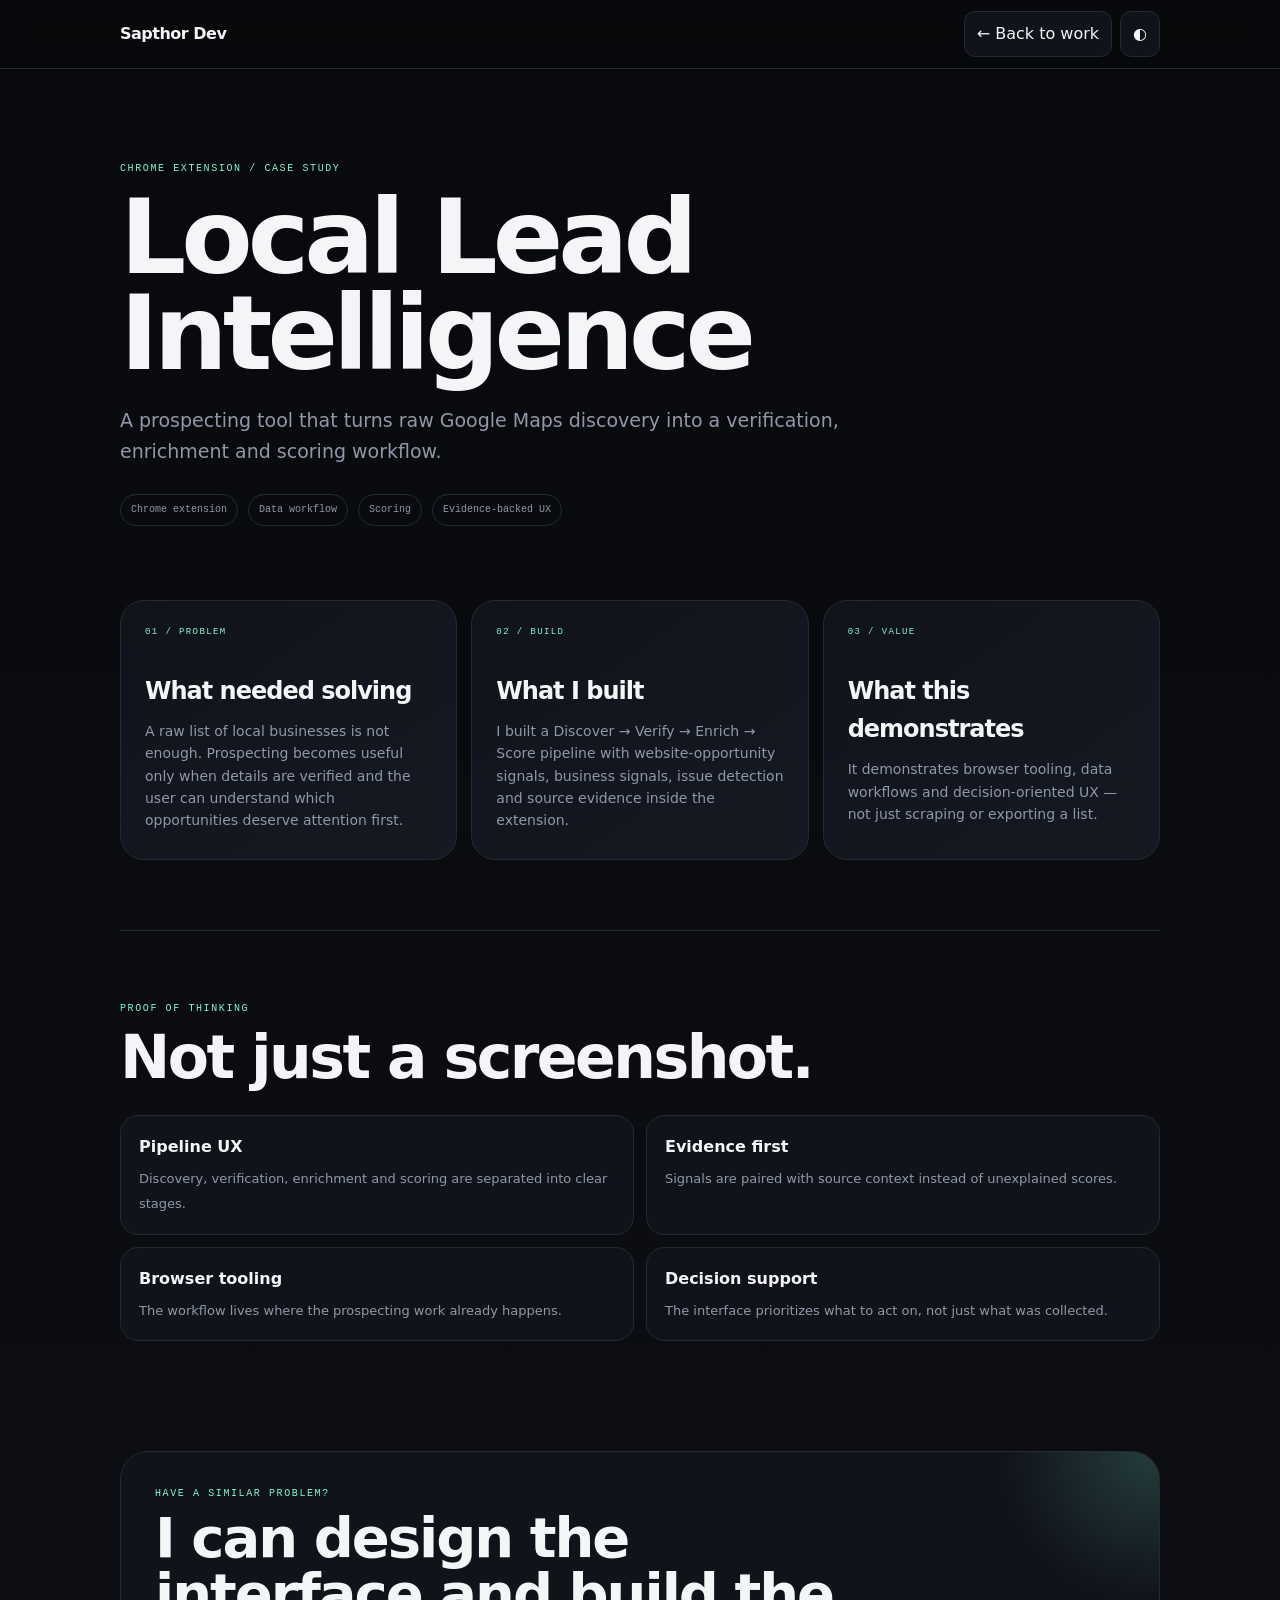
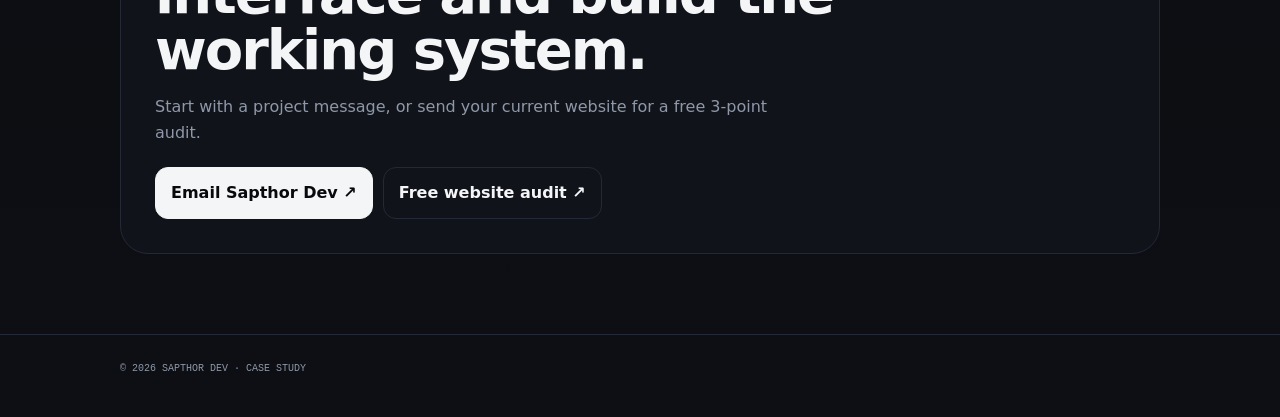
<file: work/lli/index.html>
<!doctype html>
<html lang="en" data-theme="dark">
<head>
  <meta charset="utf-8" />
  <meta name="viewport" content="width=device-width,initial-scale=1" />
  <title>Local Lead Intelligence — Sapthor Dev Case Study</title>
  <meta name="description" content="Local Lead Intelligence case study by Sapthor Dev." />
  <link rel="stylesheet" href="../../case-study.css" />
</head>
<body>
  <header class="top"><div class="wrap"><nav>
    <a class="brand" href="../../">Sapthor Dev</a>
    <div class="nav-actions"><a class="back" href="../../#work">← Back to work</a><button class="theme" id="themeBtn" aria-label="Toggle theme">◐</button></div>
  </nav></div></header>

  <main class="wrap">
    <section class="hero">
      <div class="eyebrow mono">Chrome extension / Case study</div>
      <h1>Local Lead Intelligence</h1>
      <p class="lead">A prospecting tool that turns raw Google Maps discovery into a verification, enrichment and scoring workflow.</p>
      <div class="meta mono"><span>Chrome extension</span><span>Data workflow</span><span>Scoring</span><span>Evidence-backed UX</span></div>
    </section>

    <section class="grid">
      <article class="block"><div class="num mono">01 / PROBLEM</div><h2>What needed solving</h2><p>A raw list of local businesses is not enough. Prospecting becomes useful only when details are verified and the user can understand which opportunities deserve attention first.</p></article>
      <article class="block"><div class="num mono">02 / BUILD</div><h2>What I built</h2><p>I built a Discover → Verify → Enrich → Score pipeline with website-opportunity signals, business signals, issue detection and source evidence inside the extension.</p></article>
      <article class="block"><div class="num mono">03 / VALUE</div><h2>What this demonstrates</h2><p>It demonstrates browser tooling, data workflows and decision-oriented UX — not just scraping or exporting a list.</p></article>
    </section>

    <section class="proof">
      <div class="eyebrow mono">Proof of thinking</div>
      <h2>Not just a screenshot.</h2>
      <div class="proof-list"><div><b>Pipeline UX</b><span>Discovery, verification, enrichment and scoring are separated into clear stages.</span></div><div><b>Evidence first</b><span>Signals are paired with source context instead of unexplained scores.</span></div><div><b>Browser tooling</b><span>The workflow lives where the prospecting work already happens.</span></div><div><b>Decision support</b><span>The interface prioritizes what to act on, not just what was collected.</span></div></div>
    </section>

    <section class="cta">
      <div class="eyebrow mono">Have a similar problem?</div>
      <h2>I can design the interface and build the working system.</h2>
      <p>Start with a project message, or send your current website for a free 3-point audit.</p>
      <div class="btns">
        <a class="btn primary" href="https://mail.google.com/mail/?view=cm&fs=1&to=sapthor.dev%40gmail.com&su=Project%20inquiry%20for%20Sapthor%20Dev" target="_blank" rel="noopener">Email Sapthor Dev ↗</a>
        <a class="btn" href="../../#proof">Free website audit ↗</a>
      </div>
    </section>
  </main>

  <footer><div class="wrap mono">© 2026 SAPTHOR DEV · CASE STUDY</div></footer>
  <script>
    const root=document.documentElement,btn=document.getElementById('themeBtn');
    const saved=localStorage.getItem('sapthor-theme'); if(saved) root.dataset.theme=saved;
    btn.addEventListener('click',()=>{root.dataset.theme=root.dataset.theme==='dark'?'light':'dark';localStorage.setItem('sapthor-theme',root.dataset.theme)});
  </script>
</body>
</html>
</file>
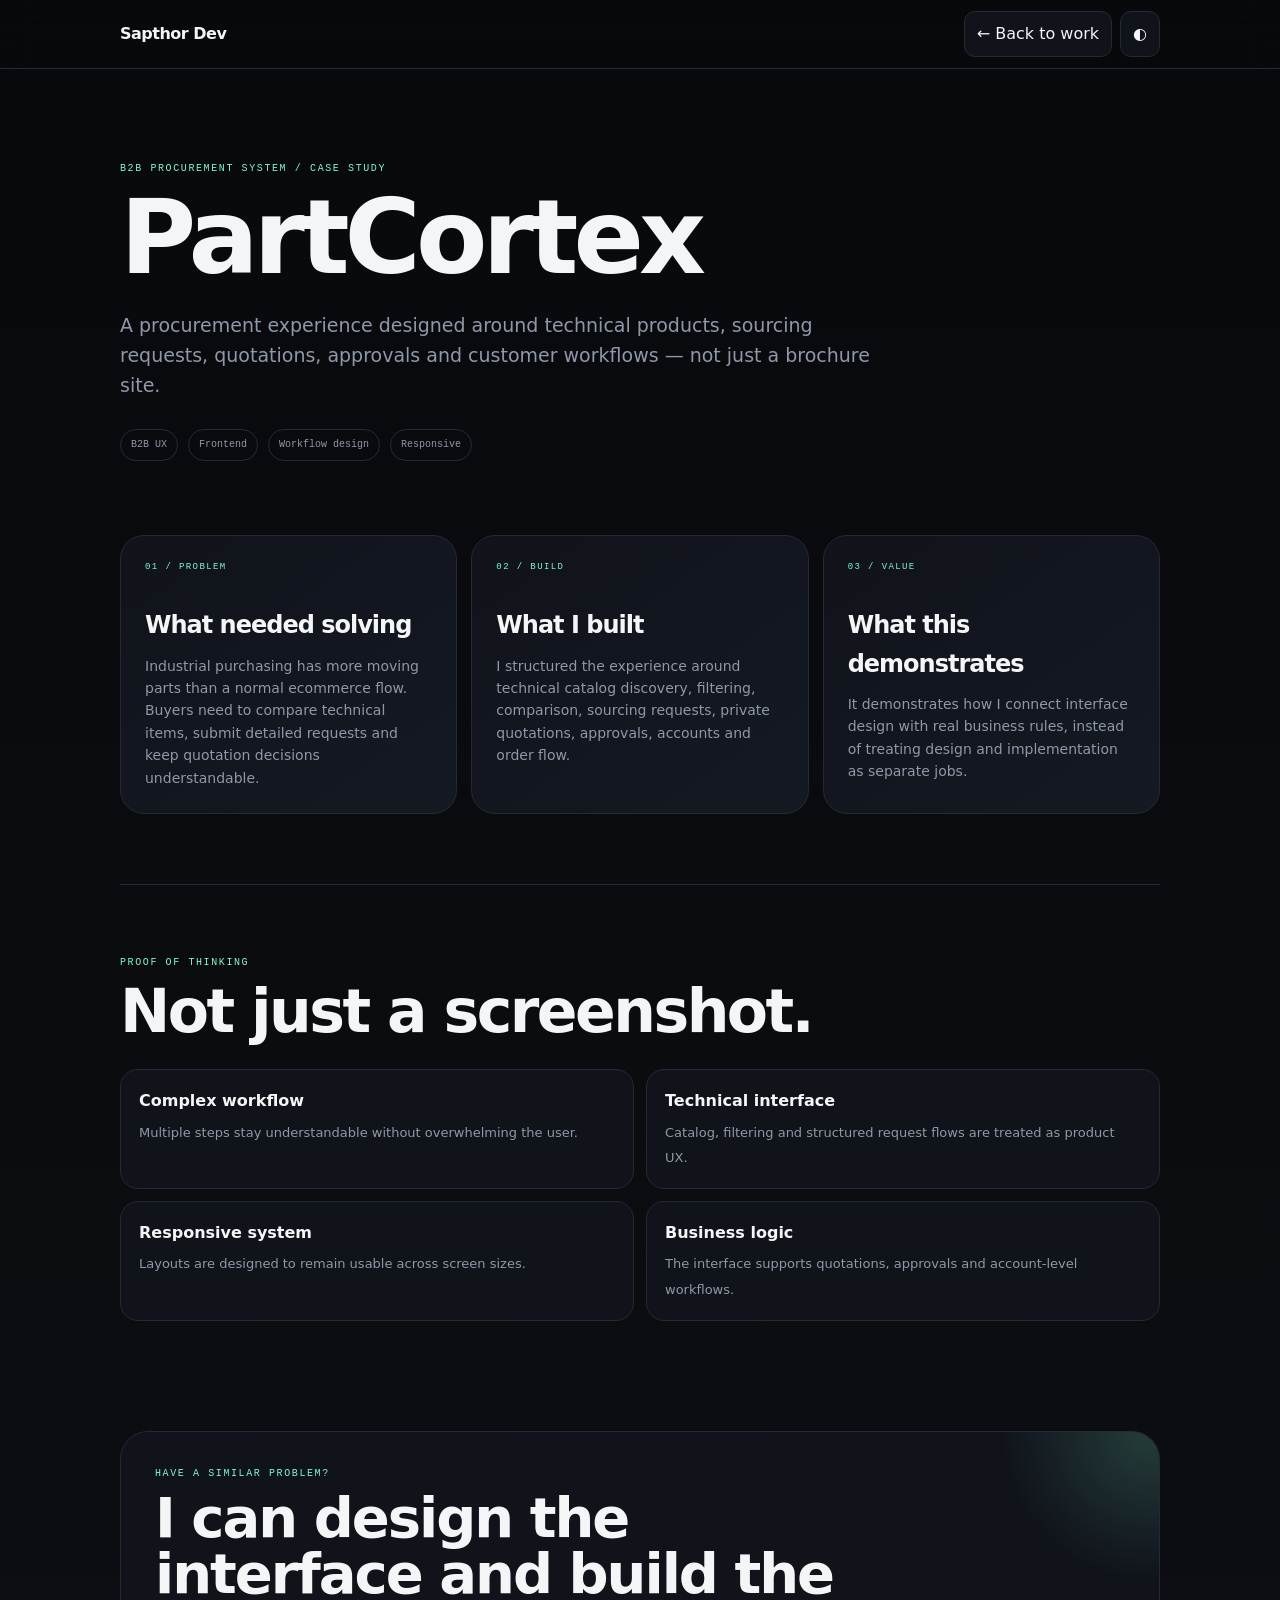
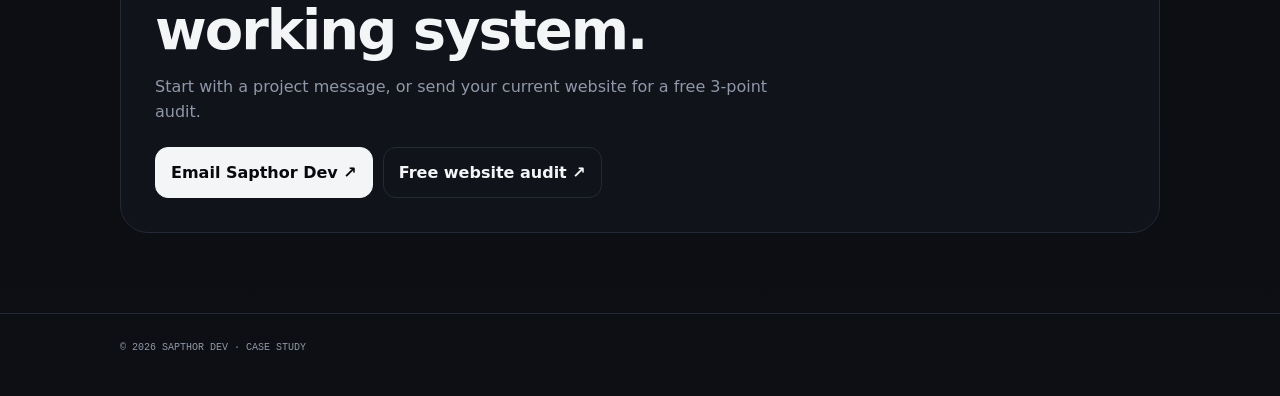
<file: work/partcortex/index.html>
<!doctype html>
<html lang="en" data-theme="dark">
<head>
  <meta charset="utf-8" />
  <meta name="viewport" content="width=device-width,initial-scale=1" />
  <title>PartCortex — Sapthor Dev Case Study</title>
  <meta name="description" content="PartCortex case study by Sapthor Dev." />
  <link rel="stylesheet" href="../../case-study.css" />
</head>
<body>
  <header class="top"><div class="wrap"><nav>
    <a class="brand" href="../../">Sapthor Dev</a>
    <div class="nav-actions"><a class="back" href="../../#work">← Back to work</a><button class="theme" id="themeBtn" aria-label="Toggle theme">◐</button></div>
  </nav></div></header>

  <main class="wrap">
    <section class="hero">
      <div class="eyebrow mono">B2B procurement system / Case study</div>
      <h1>PartCortex</h1>
      <p class="lead">A procurement experience designed around technical products, sourcing requests, quotations, approvals and customer workflows — not just a brochure site.</p>
      <div class="meta mono"><span>B2B UX</span><span>Frontend</span><span>Workflow design</span><span>Responsive</span></div>
    </section>

    <section class="grid">
      <article class="block"><div class="num mono">01 / PROBLEM</div><h2>What needed solving</h2><p>Industrial purchasing has more moving parts than a normal ecommerce flow. Buyers need to compare technical items, submit detailed requests and keep quotation decisions understandable.</p></article>
      <article class="block"><div class="num mono">02 / BUILD</div><h2>What I built</h2><p>I structured the experience around technical catalog discovery, filtering, comparison, sourcing requests, private quotations, approvals, accounts and order flow.</p></article>
      <article class="block"><div class="num mono">03 / VALUE</div><h2>What this demonstrates</h2><p>It demonstrates how I connect interface design with real business rules, instead of treating design and implementation as separate jobs.</p></article>
    </section>

    <section class="proof">
      <div class="eyebrow mono">Proof of thinking</div>
      <h2>Not just a screenshot.</h2>
      <div class="proof-list"><div><b>Complex workflow</b><span>Multiple steps stay understandable without overwhelming the user.</span></div><div><b>Technical interface</b><span>Catalog, filtering and structured request flows are treated as product UX.</span></div><div><b>Responsive system</b><span>Layouts are designed to remain usable across screen sizes.</span></div><div><b>Business logic</b><span>The interface supports quotations, approvals and account-level workflows.</span></div></div>
    </section>

    <section class="cta">
      <div class="eyebrow mono">Have a similar problem?</div>
      <h2>I can design the interface and build the working system.</h2>
      <p>Start with a project message, or send your current website for a free 3-point audit.</p>
      <div class="btns">
        <a class="btn primary" href="https://mail.google.com/mail/?view=cm&fs=1&to=sapthor.dev%40gmail.com&su=Project%20inquiry%20for%20Sapthor%20Dev" target="_blank" rel="noopener">Email Sapthor Dev ↗</a>
        <a class="btn" href="../../#proof">Free website audit ↗</a>
      </div>
    </section>
  </main>

  <footer><div class="wrap mono">© 2026 SAPTHOR DEV · CASE STUDY</div></footer>
  <script>
    const root=document.documentElement,btn=document.getElementById('themeBtn');
    const saved=localStorage.getItem('sapthor-theme'); if(saved) root.dataset.theme=saved;
    btn.addEventListener('click',()=>{root.dataset.theme=root.dataset.theme==='dark'?'light':'dark';localStorage.setItem('sapthor-theme',root.dataset.theme)});
  </script>
</body>
</html>
</file>
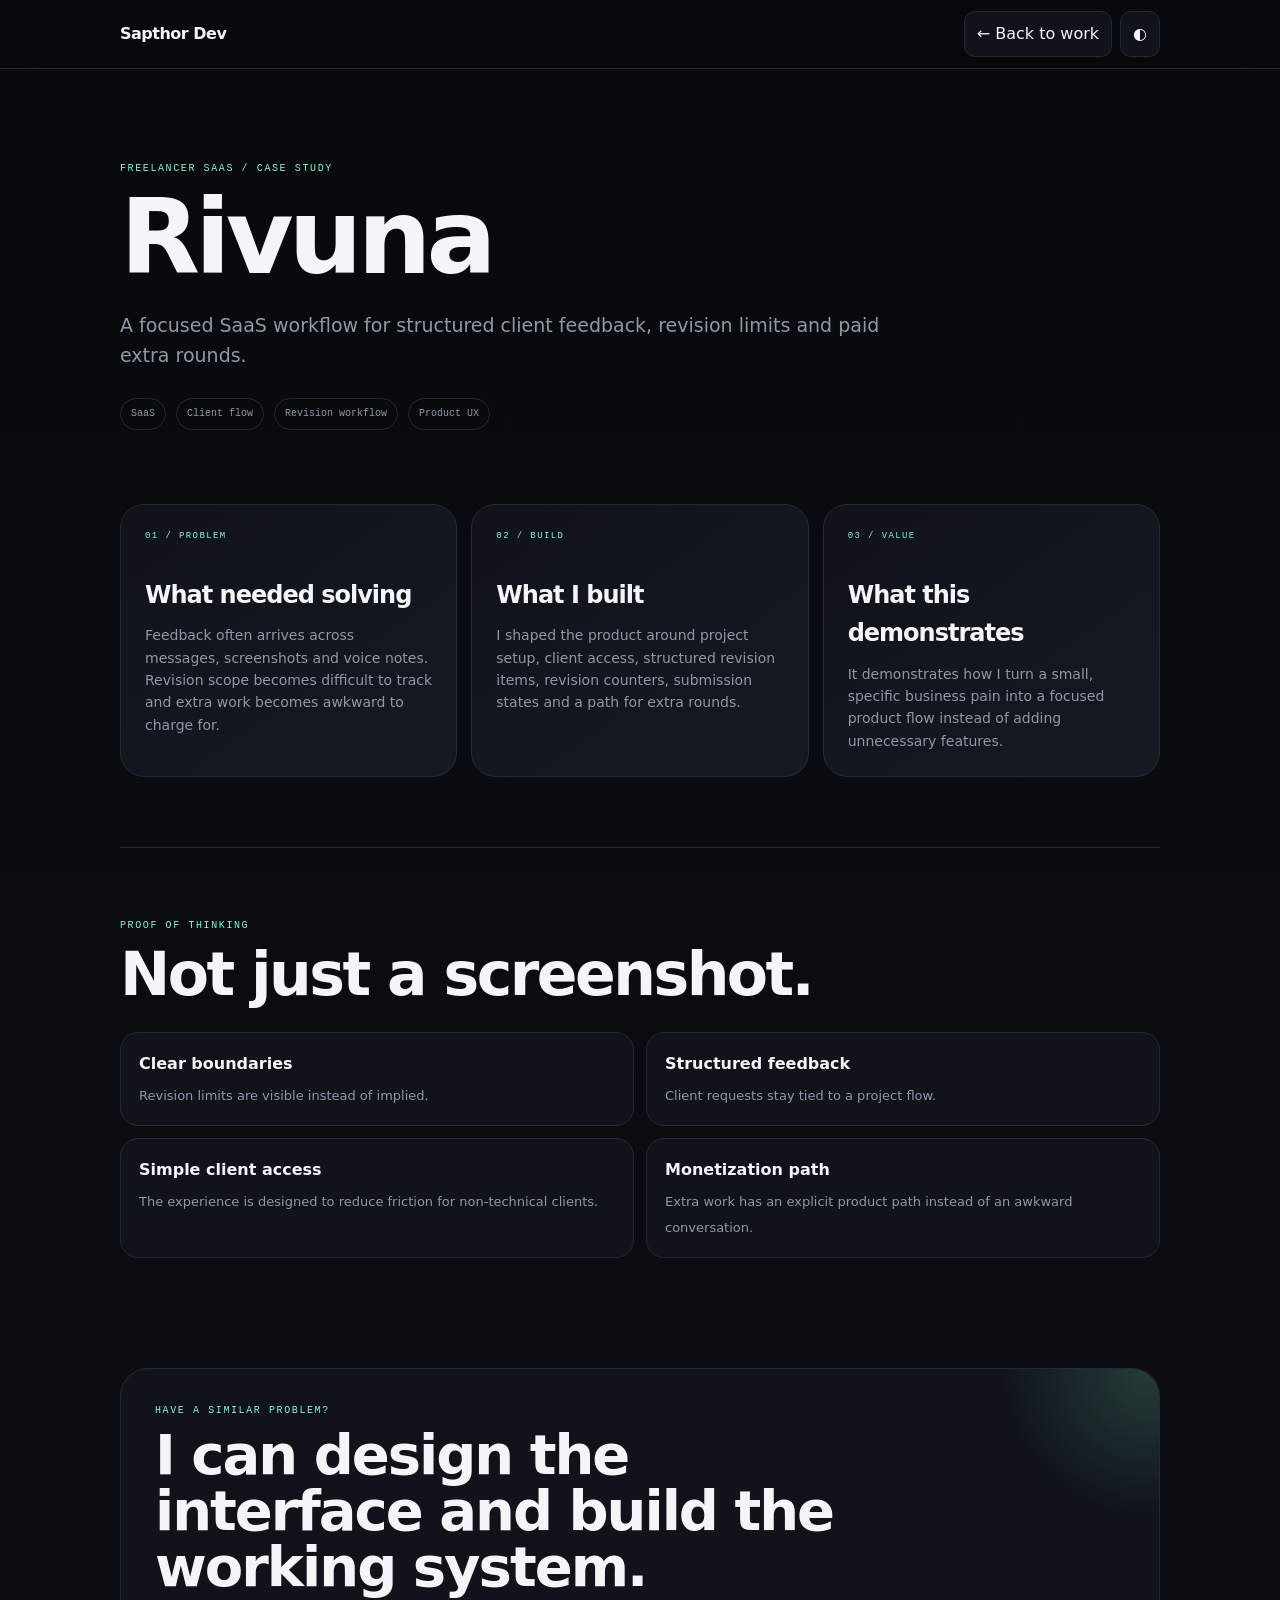
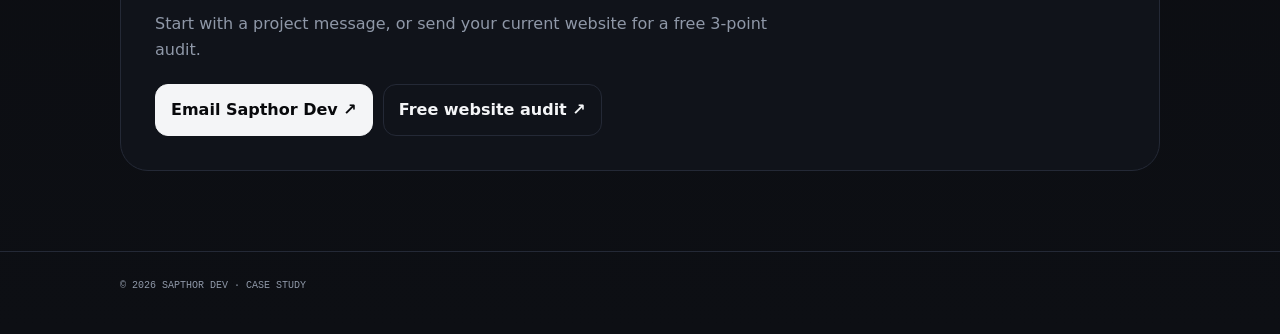
<file: work/rivuna/index.html>
<!doctype html>
<html lang="en" data-theme="dark">
<head>
  <meta charset="utf-8" />
  <meta name="viewport" content="width=device-width,initial-scale=1" />
  <title>Rivuna — Sapthor Dev Case Study</title>
  <meta name="description" content="Rivuna case study by Sapthor Dev." />
  <link rel="stylesheet" href="../../case-study.css" />
</head>
<body>
  <header class="top"><div class="wrap"><nav>
    <a class="brand" href="../../">Sapthor Dev</a>
    <div class="nav-actions"><a class="back" href="../../#work">← Back to work</a><button class="theme" id="themeBtn" aria-label="Toggle theme">◐</button></div>
  </nav></div></header>

  <main class="wrap">
    <section class="hero">
      <div class="eyebrow mono">Freelancer SaaS / Case study</div>
      <h1>Rivuna</h1>
      <p class="lead">A focused SaaS workflow for structured client feedback, revision limits and paid extra rounds.</p>
      <div class="meta mono"><span>SaaS</span><span>Client flow</span><span>Revision workflow</span><span>Product UX</span></div>
    </section>

    <section class="grid">
      <article class="block"><div class="num mono">01 / PROBLEM</div><h2>What needed solving</h2><p>Feedback often arrives across messages, screenshots and voice notes. Revision scope becomes difficult to track and extra work becomes awkward to charge for.</p></article>
      <article class="block"><div class="num mono">02 / BUILD</div><h2>What I built</h2><p>I shaped the product around project setup, client access, structured revision items, revision counters, submission states and a path for extra rounds.</p></article>
      <article class="block"><div class="num mono">03 / VALUE</div><h2>What this demonstrates</h2><p>It demonstrates how I turn a small, specific business pain into a focused product flow instead of adding unnecessary features.</p></article>
    </section>

    <section class="proof">
      <div class="eyebrow mono">Proof of thinking</div>
      <h2>Not just a screenshot.</h2>
      <div class="proof-list"><div><b>Clear boundaries</b><span>Revision limits are visible instead of implied.</span></div><div><b>Structured feedback</b><span>Client requests stay tied to a project flow.</span></div><div><b>Simple client access</b><span>The experience is designed to reduce friction for non-technical clients.</span></div><div><b>Monetization path</b><span>Extra work has an explicit product path instead of an awkward conversation.</span></div></div>
    </section>

    <section class="cta">
      <div class="eyebrow mono">Have a similar problem?</div>
      <h2>I can design the interface and build the working system.</h2>
      <p>Start with a project message, or send your current website for a free 3-point audit.</p>
      <div class="btns">
        <a class="btn primary" href="https://mail.google.com/mail/?view=cm&fs=1&to=sapthor.dev%40gmail.com&su=Project%20inquiry%20for%20Sapthor%20Dev" target="_blank" rel="noopener">Email Sapthor Dev ↗</a>
        <a class="btn" href="../../#proof">Free website audit ↗</a>
      </div>
    </section>
  </main>

  <footer><div class="wrap mono">© 2026 SAPTHOR DEV · CASE STUDY</div></footer>
  <script>
    const root=document.documentElement,btn=document.getElementById('themeBtn');
    const saved=localStorage.getItem('sapthor-theme'); if(saved) root.dataset.theme=saved;
    btn.addEventListener('click',()=>{root.dataset.theme=root.dataset.theme==='dark'?'light':'dark';localStorage.setItem('sapthor-theme',root.dataset.theme)});
  </script>
</body>
</html>
</file>
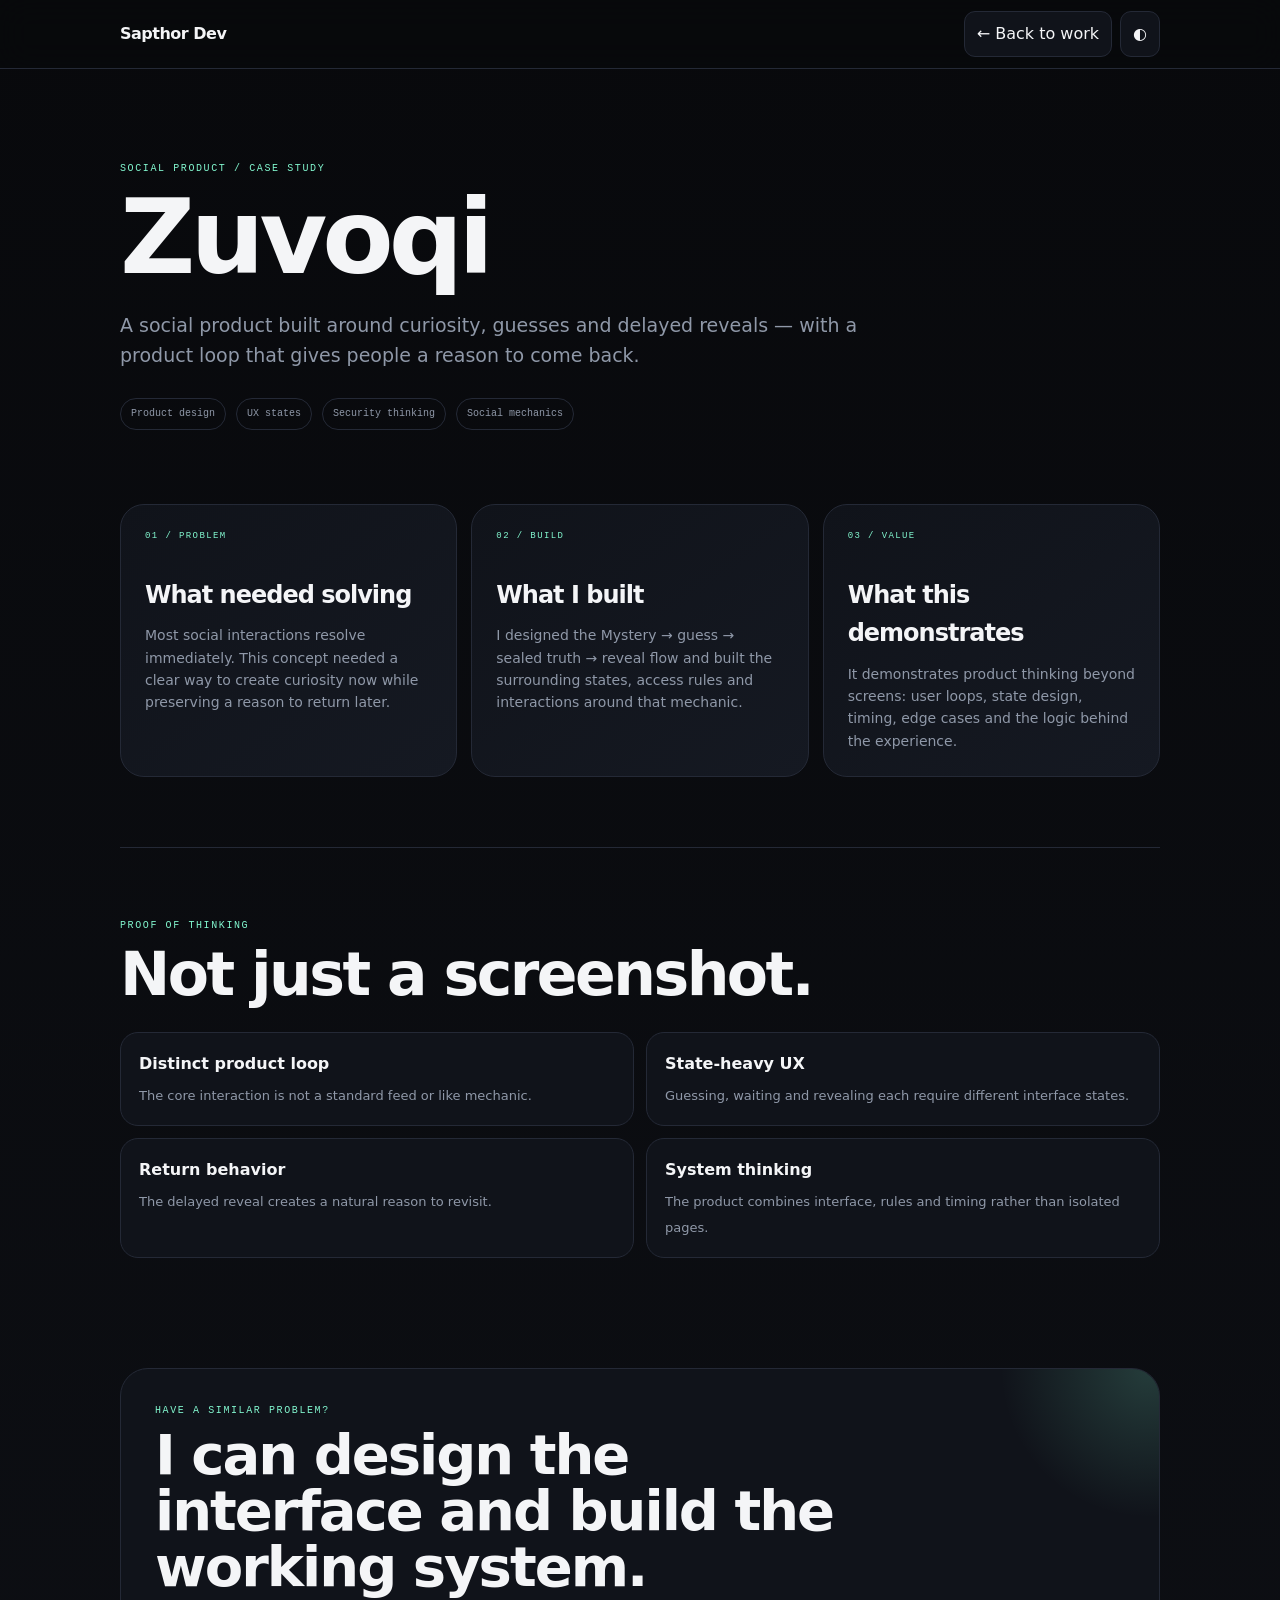
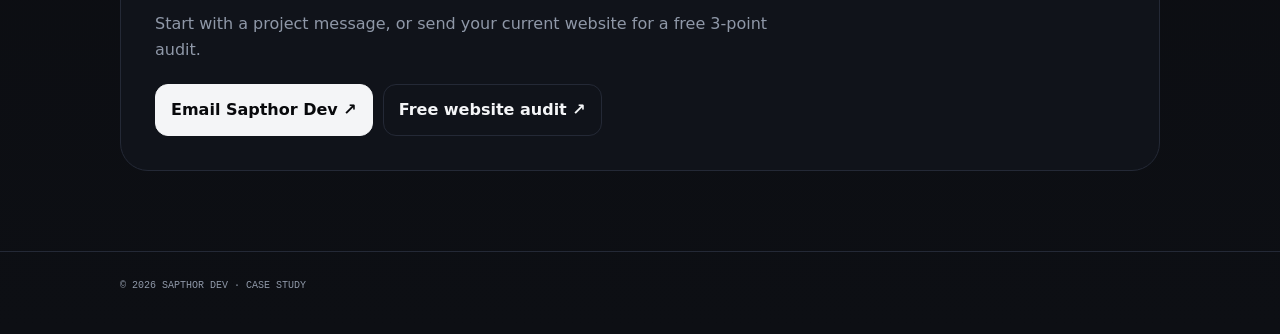
<file: work/zuvoqi/index.html>
<!doctype html>
<html lang="en" data-theme="dark">
<head>
  <meta charset="utf-8" />
  <meta name="viewport" content="width=device-width,initial-scale=1" />
  <title>Zuvoqi — Sapthor Dev Case Study</title>
  <meta name="description" content="Zuvoqi case study by Sapthor Dev." />
  <link rel="stylesheet" href="../../case-study.css" />
</head>
<body>
  <header class="top"><div class="wrap"><nav>
    <a class="brand" href="../../">Sapthor Dev</a>
    <div class="nav-actions"><a class="back" href="../../#work">← Back to work</a><button class="theme" id="themeBtn" aria-label="Toggle theme">◐</button></div>
  </nav></div></header>

  <main class="wrap">
    <section class="hero">
      <div class="eyebrow mono">Social product / Case study</div>
      <h1>Zuvoqi</h1>
      <p class="lead">A social product built around curiosity, guesses and delayed reveals — with a product loop that gives people a reason to come back.</p>
      <div class="meta mono"><span>Product design</span><span>UX states</span><span>Security thinking</span><span>Social mechanics</span></div>
    </section>

    <section class="grid">
      <article class="block"><div class="num mono">01 / PROBLEM</div><h2>What needed solving</h2><p>Most social interactions resolve immediately. This concept needed a clear way to create curiosity now while preserving a reason to return later.</p></article>
      <article class="block"><div class="num mono">02 / BUILD</div><h2>What I built</h2><p>I designed the Mystery → guess → sealed truth → reveal flow and built the surrounding states, access rules and interactions around that mechanic.</p></article>
      <article class="block"><div class="num mono">03 / VALUE</div><h2>What this demonstrates</h2><p>It demonstrates product thinking beyond screens: user loops, state design, timing, edge cases and the logic behind the experience.</p></article>
    </section>

    <section class="proof">
      <div class="eyebrow mono">Proof of thinking</div>
      <h2>Not just a screenshot.</h2>
      <div class="proof-list"><div><b>Distinct product loop</b><span>The core interaction is not a standard feed or like mechanic.</span></div><div><b>State-heavy UX</b><span>Guessing, waiting and revealing each require different interface states.</span></div><div><b>Return behavior</b><span>The delayed reveal creates a natural reason to revisit.</span></div><div><b>System thinking</b><span>The product combines interface, rules and timing rather than isolated pages.</span></div></div>
    </section>

    <section class="cta">
      <div class="eyebrow mono">Have a similar problem?</div>
      <h2>I can design the interface and build the working system.</h2>
      <p>Start with a project message, or send your current website for a free 3-point audit.</p>
      <div class="btns">
        <a class="btn primary" href="https://mail.google.com/mail/?view=cm&fs=1&to=sapthor.dev%40gmail.com&su=Project%20inquiry%20for%20Sapthor%20Dev" target="_blank" rel="noopener">Email Sapthor Dev ↗</a>
        <a class="btn" href="../../#proof">Free website audit ↗</a>
      </div>
    </section>
  </main>

  <footer><div class="wrap mono">© 2026 SAPTHOR DEV · CASE STUDY</div></footer>
  <script>
    const root=document.documentElement,btn=document.getElementById('themeBtn');
    const saved=localStorage.getItem('sapthor-theme'); if(saved) root.dataset.theme=saved;
    btn.addEventListener('click',()=>{root.dataset.theme=root.dataset.theme==='dark'?'light':'dark';localStorage.setItem('sapthor-theme',root.dataset.theme)});
  </script>
</body>
</html>
</file>
<file: relay/relay.css>
:root {
  --paper:#f7f7f2;
  --ink:#17212e;
  --muted:#626974;
  --line:#dddfda;
  --blue:#2452ed;
  --lime:#d5ef83;
}
* {
  box-sizing:border-box;
}
html {
  scroll-behavior:smooth;
  scroll-padding-top:24px;
}
body {
  margin:0;
  background:var(--paper);
  color:var(--ink);
  font-family:Inter,"Segoe UI",Arial,sans-serif;
  -webkit-font-smoothing:antialiased;
}
a {
  color:inherit;
  text-decoration:none;
}
button {
  font:inherit;
  cursor:pointer;
  border:1px solid var(--line);
  border-radius:6px;
  background:transparent;
  color:var(--ink);
  padding:14px 20px;
  font-size:12px;
  font-weight:600;
  transition:background .2s,transform .2s;
  touch-action:manipulation;
}
button:hover:not(:disabled) {
  background:white;
  transform:translateY(-2px);
}
button:disabled {
  cursor:default;
  opacity:.65;
}
a:focus-visible,button:focus-visible {
  outline:3px solid var(--blue);
  outline-offset:4px;
}
::selection {
  background:var(--lime);
}
.wrap {
  max-width:1320px;
  width:calc(100% - 96px);
  margin:auto;
}
.nav {
  height:94px;
  border-bottom:1px solid var(--line);
  display:flex;
  justify-content:space-between;
  align-items:center;
}
.brand {
  font-size:29px;
  font-weight:750;
  letter-spacing:-1.5px;
  display:flex;
  align-items:center;
  gap:10px;
}
.brand i {
  font-style:normal;
  background:var(--blue);
  color:white;
  width:31px;
  height:31px;
  border-radius:7px;
  display:grid;
  place-items:center;
  font-size:25px;
}
nav {
  display:flex;
  gap:32px;
  font-size:13px;
}
nav a:hover,.text-link:hover {
  color:var(--blue);
}
.mono,.eyebrow {
  font-family:Consolas,monospace;
  letter-spacing:1px;
  font-size:10px;
}
.concept {
  color:var(--muted);
  display:flex;
  gap:12px;
  align-items:center;
}
.dot {
  display:inline-block;
  border:1px solid #8aab44;
  background:var(--lime);
  width:7px;
  height:7px;
  border-radius:50%;
}
.hero {
  padding:82px 0 62px;
  display:grid;
  grid-template-columns:1fr 210px;
  gap:40px;
  align-items:end;
}
.eyebrow {
  color:var(--muted);
  margin:0 0 22px;
  line-height:1.7;
  font-weight:600;
}
.hero .eyebrow {
  color:var(--blue);
}
h1 {
  font-size:clamp(48px,5.8vw,84px);
  line-height:1.02;
  letter-spacing:-4.8px;
  font-weight:600;
  margin:0 0 25px;
}
h1 span {
  color:var(--blue);
}
.intro {
  font-size:18px;
  color:var(--muted);
  line-height:1.65;
  max-width:590px;
  margin:0 0 27px;
}
.actions {
  display:flex;
  gap:12px;
}
.primary {
  background:var(--blue);
  border-color:var(--blue);
  color:white;
}
.primary:hover:not(:disabled) {
  background:#173fd2;
}
.caption {
  font-size:11px;
  color:var(--muted);
  margin:16px 0 0;
}
.hero-note {
  padding:12px 0 18px 27px;
  border-left:1px solid var(--line);
  color:var(--muted);
}
.hero-note>span {
  color:var(--blue);
}
.hero-note p {
  font-size:13px;
  line-height:1.6;
}
.mini-rail {
  color:var(--blue);
  font-size:15px;
  margin:28px 0;
  white-space:nowrap;
}
.hero-note small {
  font-size:8px;
}
.demo-label {
  display:flex;
  justify-content:space-between;
  font-size:9px;
  color:var(--muted);
  margin-bottom:13px;
}
.demo-label .dot {
  margin-right:8px;
}
.workspace {
  background:white;
  border:1px solid #d3d7df;
  border-radius:10px;
  box-shadow:0 22px 45px -28px #17212e33;
  overflow:hidden;
}
.bar {
  height:49px;
  display:flex;
  align-items:center;
  justify-content:space-between;
  padding:0 20px;
  border-bottom:1px solid var(--line);
  background:#fcfcfa;
  font-size:11px;
}
.bar b {
  font-size:20px;
  color:var(--blue);
  margin-right:12px;
}
.bar em {
  color:var(--muted);
  padding:0 12px;
  font-style:normal;
}
.avatar {
  width:25px;
  height:25px;
  border-radius:50%;
  background:#e8ebdf;
  display:inline-grid;
  place-items:center;
  font-size:9px;
  font-weight:650;
}
.dashboard {
  display:grid;
  grid-template-columns:200px minmax(0,1fr) 245px;
  min-height:490px;
}
.tasks {
  background:#fafaf7;
  padding:25px 14px;
  border-right:1px solid var(--line);
  display:flex;
  flex-direction:column;
}
.side-title {
  display:flex;
  justify-content:space-between;
  font-size:11px;
  font-weight:600;
  margin:0 8px 22px;
}
.side-title small {
  font-size:9px;
  color:var(--muted);
}
small {
  display:block;
}
.task-options {
  display:grid;
  gap:7px;
}
.task-options button {
  text-align:left;
  border-color:transparent;
  padding:13px 9px;
  font-size:11px;
  display:flex;
  gap:10px;
  font-weight:500;
  line-height:1.4;
}
.task-options small {
  font-size:9px;
  color:var(--muted);
  margin-top:5px;
}
.task-options button[aria-pressed=true] {
  background:#edf1ff;
  border-color:#d9e2ff;
  color:var(--blue);
}
.owner {
  margin-top:auto;
  display:flex;
  align-items:center;
  gap:10px;
  font-size:9px;
  padding:30px 6px 0;
}
.owner small {
  color:var(--muted);
  font-size:8px;
  margin-top:4px;
}
.owner>.dot {
  margin-left:auto;
}
.detail {
  padding:25px 28px;
  min-width:0;
}
.meta {
  display:flex;
  justify-content:space-between;
  align-items:center;
  font-size:9px;
  letter-spacing:.5px;
  color:var(--muted);
}
.badge {
  padding:5px 8px;
  background:#eff2e8;
  color:#486023;
  border:1px solid #dce4cb;
  border-radius:4px;
  font:9px "Segoe UI",sans-serif;
  letter-spacing:0;
}
.detail h2 {
  font-size:23px;
  font-weight:600;
  letter-spacing:-.8px;
  line-height:1.3;
  margin:22px 0 8px;
  max-width:550px;
}
.context {
  font-size:10px;
  color:var(--muted);
  line-height:1.6;
  margin:0 0 25px;
}
.progress-label {
  font-size:9px;
  color:var(--muted);
  display:flex;
  justify-content:space-between;
  margin-bottom:9px;
}
.progress {
  height:4px;
  background:#eef0ee;
  border-radius:4px;
  overflow:hidden;
}
.progress i {
  display:block;
  width:0;
  height:100%;
  background:var(--blue);
  transition:width .7s ease;
}
.stages {
  display:flex;
  list-style:none;
  padding:0;
  margin:15px 0 22px;
  justify-content:space-between;
  gap:5px;
  font-size:9px;
  color:var(--muted);
  counter-reset:step;
}
.stages li:before {
  counter-increment:step;
  content:counter(step);
  display:inline-grid;
  place-items:center;
  width:17px;
  height:17px;
  border:1px solid var(--line);
  border-radius:50%;
  font-size:8px;
  margin-right:5px;
}
.stages li.active {
  color:var(--blue);
  font-weight:600;
}
.stages li.active:before {
  background:var(--blue);
  color:white;
  border-color:var(--blue);
}
.stages li.done:before {
  background:#edf4d9;
  border-color:#d0deae;
  color:#466028;
}
.panel {
  background:#fafbf9;
  border:1px solid var(--line);
  padding:19px;
  border-radius:6px;
  min-height:157px;
  animation:appear .3s ease;
}
.panel h3 {
  font-size:13px;
  font-weight:600;
  margin:0 0 9px;
}
.panel p {
  font-size:11px;
  color:var(--muted);
  line-height:1.7;
  margin:0;
}
.panel ul {
  font-size:10px;
  color:var(--muted);
  line-height:1.85;
  padding-left:16px;
  margin:8px 0 0;
}
.panel .result-label {
  font:9px Consolas,monospace;
  letter-spacing:1px;
  color:#526f25;
  margin-bottom:10px;
}
.approval-actions {
  display:flex;
  gap:8px;
  margin-top:13px;
}
.approval-actions button {
  font-size:10px;
  padding:9px 12px;
}
.run-actions {
  display:flex;
  align-items:center;
  flex-wrap:wrap;
  gap:14px;
  margin-top:18px;
}
.run-actions button {
  font-size:10px;
  padding:10px 14px;
}
.run-actions .text-button {
  padding:9px 0;
  border:0;
  color:var(--muted);
  background:none;
}
#run-note {
  font-size:9px;
  color:var(--muted);
  margin-left:auto;
}
.evidence {
  border-left:1px solid var(--line);
  padding:25px 16px;
  background:#fdfdfb;
}
.evidence .side-title {
  margin-inline:0;
}
#count {
  font-size:9px;
  letter-spacing:0;
  color:var(--muted);
  margin:0 0 16px;
}
#activity {
  list-style:none;
  padding:0;
  margin:0;
  min-height:164px;
}
#activity li {
  font-size:10px;
  line-height:1.45;
  padding:0 0 16px 16px;
  position:relative;
}
#activity li:before {
  content:"";
  position:absolute;
  left:0;
  top:4px;
  width:5px;
  height:5px;
  border-radius:50%;
  background:var(--blue);
}
#activity li:not(:last-child):after {
  content:"";
  position:absolute;
  left:2px;
  top:12px;
  width:1px;
  height:calc(100% - 12px);
  background:var(--line);
}
#activity small {
  font-size:8px;
  color:var(--muted);
  margin-top:3px;
}
.sources {
  border-top:1px solid var(--line);
  padding-top:16px;
}
.sources .eyebrow {
  font-size:8px;
  margin-bottom:12px;
}
#sources p,#sources a {
  display:block;
  font-size:9px;
  line-height:1.6;
  margin:0;
  padding:7px 0;
}
#sources p {
  color:var(--muted);
}
#sources a {
  color:var(--blue);
}
#sources a:hover {
  text-decoration:underline;
}
.permission-note {
  font-size:9px;
  line-height:1.6;
  color:var(--muted);
  margin-top:22px;
}
.permission-note small {
  font-size:8px;
  margin-left:15px;
}
.workspace-foot {
  display:flex;
  justify-content:space-between;
  padding:18px 0;
  color:var(--muted);
  font-size:11px;
}
.workspace-foot .mono {
  font-size:8px;
}
.rail-section {
  padding:100px 0 86px;
}
.section-heading {
  display:grid;
  grid-template-columns:1fr 340px;
  gap:48px;
  align-items:end;
  margin-bottom:43px;
}
h2 {
  font-size:clamp(32px,3.8vw,52px);
  line-height:1.09;
  letter-spacing:-2px;
  font-weight:550;
  margin:0;
}
.section-heading>p,.control-section>div>p:not(.eyebrow) {
  font-size:14px;
  line-height:1.8;
  color:var(--muted);
  margin:0;
}
.section-heading .eyebrow,.control-section .eyebrow {
  font-size:9px;
  margin-bottom:17px;
}
.rail {
  display:grid;
  grid-template-columns:repeat(5,1fr);
  gap:20px;
  position:relative;
}
.rail:before {
  content:"";
  position:absolute;
  left:0;
  right:0;
  top:18px;
  height:1px;
  background:#d1d4cf;
}
.rail button {
  text-align:left;
  position:relative;
  border:0;
  padding:0 0 12px;
  background:transparent;
  font-weight:400;
}
.rail button:hover {
  transform:none;
}
.rail button>span {
  position:relative;
  display:grid;
  place-items:center;
  width:37px;
  height:37px;
  border:1px solid #ced2ce;
  border-radius:50%;
  background:var(--paper);
  font:10px Consolas,monospace;
}
.rail button[aria-pressed=true]>span {
  background:var(--blue);
  color:white;
  border-color:var(--blue);
}
.rail b {
  display:block;
  font-size:17px;
  font-weight:550;
  margin:17px 0 6px;
}
.rail small {
  font-size:11px;
  color:var(--muted);
}
.rail-description {
  display:flex;
  align-items:center;
  gap:32px;
  border-top:1px solid var(--line);
  margin-top:19px;
  padding-top:22px;
}
.rail-description>span {
  color:var(--blue);
  white-space:nowrap;
  font-size:9px;
}
.rail-description>span:last-child {
  margin-left:auto;
  font-size:24px;
}
.rail-description p {
  font-size:12px;
  line-height:1.7;
  color:var(--muted);
  max-width:680px;
  margin:0;
}
.use-section {
  background:#efefe9;
  border-block:1px solid var(--line);
  padding:75px 0 85px;
}
.use-grid {
  display:grid;
  grid-template-columns:repeat(3,1fr);
  gap:17px;
}
.use-grid button {
  text-align:left;
  padding:25px 23px;
  border-color:#d5d8d0;
  font-weight:400;
}
.use-grid button[aria-pressed=true] {
  background:white;
  border-color:var(--blue);
}
.case-top {
  display:flex;
  justify-content:space-between;
  font:10px Consolas,monospace;
  color:var(--muted);
}
.case-top b {
  font-size:21px;
  color:var(--blue);
  font-weight:400;
}
.use-grid h3 {
  font-size:21px;
  font-weight:550;
  letter-spacing:-.6px;
  margin:30px 0 11px;
}
.use-grid p {
  font-size:12px;
  color:var(--muted);
  line-height:1.8;
  max-width:280px;
  margin:0 0 34px;
}
.use-grid small {
  font:9px Consolas,monospace;
  color:var(--muted);
  padding-top:17px;
  border-top:1px solid var(--line);
}
.control-section {
  display:grid;
  grid-template-columns:1fr 1fr;
  gap:90px;
  align-items:center;
  padding:100px 0;
}
.control-section>div>p:not(.eyebrow) {
  max-width:390px;
  margin:24px 0;
}
.text-link {
  font-size:11px;
  font-weight:600;
}
.permissions {
  background:white;
  border:1px solid var(--line);
  border-radius:8px;
  padding:0 24px;
}
.permission-head {
  display:flex;
  justify-content:space-between;
  align-items:center;
  padding:21px 0;
  font-size:12px;
  font-weight:600;
}
.permissions>div:not(.permission-head) {
  display:flex;
  justify-content:space-between;
  align-items:center;
  gap:12px;
  border-top:1px solid var(--line);
  padding:20px 0;
  font-size:10px;
}
.permissions b {
  font-size:11px;
  font-weight:550;
}
.permissions small {
  font-size:9px;
  color:var(--muted);
  margin-top:6px;
}
.allowed {
  color:#526a2d;
  white-space:nowrap;
}
.allowed .dot {
  margin-left:7px;
}
.ask {
  color:var(--blue);
  white-space:nowrap;
}
.permissions>p {
  font-size:9px!important;
  line-height:1.7!important;
  border-top:1px solid var(--line);
  padding-top:15px;
  margin:0 0 18px!important;
  max-width:none!important;
}
.closing {
  text-align:center;
  padding:75px 0 85px;
  border-top:1px solid var(--line);
}
.closing h2 {
  font-size:clamp(42px,5vw,68px);
  margin-bottom:28px;
}
.closing .eyebrow {
  font-size:9px;
}
footer {
  border-top:1px solid var(--line);
  display:flex;
  justify-content:space-between;
  align-items:center;
  padding:27px 0 35px;
  color:var(--muted);
  font-size:10px;
}
footer .brand {
  font-size:20px;
  color:var(--ink);
}
.skip,.sr-only {
  position:absolute;
  clip:rect(0,0,0,0);
  width:1px;
  height:1px;
  overflow:hidden;
  white-space:nowrap;
}
.skip:focus {
  clip:auto;
  width:auto;
  height:auto;
  top:8px;
  left:8px;
  padding:12px;
  background:white;
  z-index:100;
}
@keyframes appear {
  from {
    opacity:.5;
    transform:translateY(4px);
  }
  to {
    opacity:1;
    transform:translateY(0);
  }
}
@media(max-width:1100px) {
  .wrap {
    width:calc(100% - 56px);
  }
  .dashboard {
    grid-template-columns:165px minmax(0,1fr) 205px;
  }
  .detail {
    padding:23px 20px;
  }
  .detail h2 {
    font-size:20px;
  }
  .stages {
    font-size:8px;
  }
  .stages li:before {
    width:14px;
    height:14px;
    margin-right:3px;
  }
  #run-note {
    width:100%;
    margin:0;
  }
  .hero {
    grid-template-columns:1fr 170px;
  }
  .hero-note {
    padding-left:20px;
  }
  .mini-rail {
    font-size:12px;
  }
  h1 {
    letter-spacing:-3.5px;
  }
  .control-section {
    gap:45px;
  }
  .task-options button {
    font-size:10px;
    padding-left:5px;
  }
  .task-options small {
    font-size:8px;
  }
}
@media(max-width:850px) {
  .hero {
    grid-template-columns:1fr;
    padding-top:58px;
  }
  .hero-note {
    display:none;
  }
  .dashboard {
    grid-template-columns:minmax(0,1fr) 215px;
  }
  .tasks {
    grid-column:1/-1;
    border-right:0;
    border-bottom:1px solid var(--line);
    padding:13px 18px;
  }
  .tasks .side-title,.owner {
    display:none;
  }
  .task-options {
    grid-template-columns:repeat(3,1fr);
  }
  .task-options button {
    font-size:11px;
    padding:10px;
  }
  .section-heading {
    grid-template-columns:1fr 290px;
    gap:24px;
  }
  .control-section {
    grid-template-columns:1fr;
    gap:35px;
  }
  .permissions {
    max-width:620px;
    width:100%;
  }
  .concept {
    display:none;
  }
  .use-grid {
    gap:10px;
  }
  .use-grid button {
    padding:20px 17px;
  }
  .use-grid h3 {
    font-size:18px;
  }
  .use-grid small {
    font-size:8px;
  }
  .rail-section {
    padding-top:75px;
  }
}
@media(max-width:600px) {
  .wrap {
    width:calc(100% - 36px);
  }
  .nav {
    height:74px;
  }
  .brand {
    font-size:26px;
  }
  nav {
    gap:17px;
    font-size:10px;
  }
  nav a:first-child {
    display:none;
  }
  .hero {
    padding:44px 0 36px;
  }
  .eyebrow {
    font-size:8px;
    letter-spacing:.9px;
    margin-bottom:20px;
  }
  h1 {
    font-size:clamp(34px,9.9vw,58px);
    letter-spacing:-2.3px;
    line-height:1.08;
    margin-bottom:20px;
  }
  .intro {
    font-size:15px;
    line-height:1.7;
    margin-bottom:23px;
  }
  .actions {
    gap:9px;
  }
  button {
    font-size:11px;
    padding:13px 14px;
  }
  .caption {
    font-size:9px;
    line-height:1.7;
  }
  .demo-label {
    font-size:8px;
    letter-spacing:.4px;
  }
  .demo-label>span:last-child {
    display:none;
  }
  .bar {
    padding:0 13px;
    font-size:9px;
    height:43px;
  }
  .bar em {
    padding:0 5px;
  }
  .bar b {
    margin-right:6px;
  }
  .dashboard {
    display:flex;
    flex-direction:column;
  }
  .tasks {
    padding:9px;
  }
  .task-options {
    gap:3px;
  }
  .task-options button {
    font-size:9px;
    padding:10px 6px;
    gap:5px;
  }
  .task-options small {
    display:none;
  }
  .detail {
    padding:21px 17px;
  }
  .detail h2 {
    font-size:22px;
    margin-top:17px;
  }
  .meta {
    font-size:8px;
  }
  .context {
    font-size:9px;
    margin-bottom:20px;
  }
  .stages {
    flex-direction:column;
    gap:0;
    position:relative;
    margin:20px 0;
  }
  .stages li {
    font-size:11px;
    padding:0 0 13px;
    position:relative;
    display:flex;
    align-items:center;
    gap:8px;
  }
  .stages li:last-child {
    padding-bottom:0;
  }
  .stages li:before {
    width:22px;
    height:22px;
    font-size:9px;
    z-index:1;
    background:white;
    margin:0;
  }
  .stages li:not(:last-child):after {
    content:"";
    position:absolute;
    left:10px;
    top:22px;
    width:1px;
    height:13px;
    background:var(--line);
  }
  .panel {
    padding:16px;
    min-height:155px;
  }
  .evidence {
    border-left:0;
    border-top:1px solid var(--line);
    padding:20px 17px;
    display:grid;
    grid-template-columns:1fr 1fr;
    gap:0 18px;
  }
  .evidence .side-title,#count {
    grid-column:1/-1;
  }
  .evidence .side-title {
    margin-bottom:10px;
  }
  #activity {
    min-height:0;
  }
  .sources {
    border:0;
    padding:0;
  }
  .permission-note {
    grid-column:1/-1;
    margin-top:7px;
  }
  .workspace-foot .mono {
    display:none;
  }
  .workspace-foot {
    font-size:10px;
  }
  .rail-section {
    padding:62px 0;
  }
  .section-heading {
    grid-template-columns:1fr;
    gap:21px;
    margin-bottom:29px;
  }
  h2 {
    font-size:36px;
    letter-spacing:-1.5px;
  }
  .section-heading>p,.control-section>div>p:not(.eyebrow) {
    font-size:13px;
  }
  .rail {
    grid-template-columns:1fr;
    gap:0;
  }
  .rail:before {
    left:18px;
    top:0;
    bottom:24px;
    right:auto;
    width:1px;
    height:auto;
  }
  .rail button {
    display:grid;
    grid-template-columns:52px 1fr;
    align-items:center;
    padding:0 0 24px;
  }
  .rail button>span {
    grid-row:1/3;
  }
  .rail b {
    font-size:16px;
    margin:0 0 5px;
  }
  .rail small {
    font-size:10px;
  }
  .rail-description {
    gap:14px;
    align-items:start;
    margin-top:0;
  }
  .rail-description .mono {
    font-size:8px;
    padding-top:4px;
  }
  .rail-description p {
    font-size:11px;
  }
  .rail-description>span:last-child {
    display:none;
  }
  .use-section {
    padding:56px 0;
  }
  .use-grid {
    grid-template-columns:1fr;
    gap:13px;
  }
  .use-grid button {
    padding:20px;
  }
  .use-grid h3 {
    font-size:22px;
    margin-top:17px;
  }
  .use-grid p {
    max-width:none;
    margin-bottom:21px;
  }
  .use-grid small {
    font-size:9px;
  }
  .control-section {
    padding:62px 0;
    gap:30px;
  }
  .permissions {
    padding:0 17px;
  }
  .permissions>div:not(.permission-head) {
    padding:18px 0;
  }
  .permissions small {
    font-size:8px;
  }
  .closing {
    padding:54px 0 60px;
  }
  footer {
    flex-wrap:wrap;
    gap:18px;
    padding:22px 0 28px;
  }
  footer>span:nth-child(2) {
    order:3;
    width:100%;
    font-size:9px;
  }
  footer>a {
    margin-left:auto;
  }
}
@media(prefers-reduced-motion:reduce) {
  html {
    scroll-behavior:auto;
  }
  *,*:before,*:after {
    animation:none!important;
    transition:none!important;
  }
  button:hover:not(:disabled) {
    transform:none;
  }
}
.panel .decision-note { margin-top: 10px; }
</file>
<file: relay/relay-polish.css>
/* Relay X showcase polish — intentionally distinct from the Sapthor portfolio */
:root{
  --relay-navy:#101927;
  --relay-blue:#2452ed;
  --relay-blue-soft:#eef2ff;
  --relay-lime:#d9f28e;
  --relay-paper:#f7f7f2;
  --relay-card:#ffffff;
  --relay-shadow:0 28px 70px rgba(18,31,49,.10);
}

body{
  background:
    linear-gradient(180deg,#f9f9f5 0,#f7f7f2 38%,#f3f3ed 100%);
}

.nav{
  position:relative;
  z-index:10;
}

.hero{
  grid-template-columns:minmax(0,1.08fr) minmax(330px,.62fr);
  gap:clamp(44px,6vw,90px);
  align-items:center;
  padding:96px 0 74px;
}

.hero > div:first-child{
  max-width:820px;
}

.hero .eyebrow{
  display:inline-flex;
  align-items:center;
  gap:10px;
  color:var(--relay-blue);
  background:#eef2ff;
  border:1px solid #dce4ff;
  border-radius:999px;
  padding:7px 11px;
  margin-bottom:25px;
}

.hero .eyebrow:before{
  content:"";
  width:6px;
  height:6px;
  border-radius:50%;
  background:var(--relay-blue);
}

h1{
  font-size:clamp(58px,6.8vw,100px);
  line-height:.94;
  letter-spacing:-6px;
  font-weight:620;
  max-width:900px;
  text-wrap:balance;
}

h1 span{
  position:relative;
  display:inline-block;
}

h1 span:after{
  content:"";
  position:absolute;
  left:1%;
  right:0;
  bottom:-7px;
  height:7px;
  background:var(--relay-lime);
  border-radius:999px;
  z-index:-1;
  transform:rotate(-1deg);
}

.intro{
  max-width:650px;
  font-size:19px;
}

.actions .primary{
  box-shadow:0 10px 24px rgba(36,82,237,.18);
}

.hero-proof{
  position:relative;
  background:var(--relay-card);
  border:1px solid #d6dae3;
  border-radius:16px;
  box-shadow:var(--relay-shadow);
  padding:23px;
  overflow:hidden;
}

.hero-proof:before{
  content:"";
  position:absolute;
  left:0;
  top:0;
  right:0;
  height:4px;
  background:var(--relay-blue);
}

.hero-proof-top{
  display:flex;
  justify-content:space-between;
  align-items:center;
  gap:14px;
  margin-bottom:24px;
  color:#6b7480;
  font-size:9px;
}

.live-pill{
  display:inline-flex;
  align-items:center;
  gap:7px;
  padding:6px 9px;
  border-radius:999px;
  background:#f4f8e9;
  color:#52672b;
  border:1px solid #dce8bb;
  font-size:8px;
  font-weight:700;
  letter-spacing:.5px;
}

.hero-proof-task{
  font-size:21px;
  line-height:1.28;
  letter-spacing:-.55px;
  font-weight:620;
  margin:0 0 24px;
  color:var(--relay-navy);
}

.hero-proof-flow{
  list-style:none;
  padding:0;
  margin:0 0 22px;
  display:grid;
  gap:0;
}

.hero-proof-flow li{
  position:relative;
  display:grid;
  grid-template-columns:24px 1fr auto;
  gap:10px;
  align-items:center;
  min-height:38px;
  color:#707884;
  font-size:10px;
}

.hero-proof-flow li:not(:last-child):after{
  content:"";
  position:absolute;
  left:11px;
  top:28px;
  bottom:-10px;
  width:1px;
  background:#dfe2e8;
}

.hero-proof-flow i{
  width:23px;
  height:23px;
  display:grid;
  place-items:center;
  border-radius:50%;
  background:#eef2ff;
  color:var(--relay-blue);
  border:1px solid #d9e1ff;
  font-style:normal;
  font-size:9px;
  font-weight:700;
  z-index:1;
}

.hero-proof-flow b{
  font-size:10px;
  font-weight:650;
  color:var(--relay-navy);
}

.hero-proof-flow span{
  font:8px Consolas,monospace;
  color:#7a838e;
}

.hero-proof-metrics{
  display:grid;
  grid-template-columns:repeat(3,1fr);
  border-block:1px solid #e4e6e9;
  margin:0 -23px;
}

.hero-proof-metrics div{
  padding:16px 13px;
  text-align:center;
}

.hero-proof-metrics div+div{
  border-left:1px solid #e4e6e9;
}

.hero-proof-metrics strong{
  display:block;
  font-size:18px;
  letter-spacing:-.5px;
  color:var(--relay-navy);
}

.hero-proof-metrics small{
  font:7px Consolas,monospace;
  letter-spacing:.8px;
  color:#7a838e;
  margin-top:5px;
}

.hero-proof-result{
  margin-top:19px;
  padding:14px 15px;
  border-radius:9px;
  background:linear-gradient(115deg,#edf2ff,#f8fbe9);
  border:1px solid #dde5f3;
}

.hero-proof-result small{
  color:var(--relay-blue);
  font:8px Consolas,monospace;
  letter-spacing:1px;
  margin-bottom:6px;
}

.hero-proof-result strong{
  display:block;
  font-size:14px;
  letter-spacing:-.2px;
  margin-bottom:3px;
}

.hero-proof-result span{
  font-size:9px;
  color:#707884;
}

.demo-label{
  margin-top:8px;
}

.workspace{
  border-radius:16px;
  box-shadow:0 32px 75px -42px rgba(16,25,39,.42);
  border-color:#cfd4de;
  transition:box-shadow .35s ease,transform .35s ease,border-color .35s ease;
}

.workspace[data-phase="running"]{
  box-shadow:0 34px 80px -38px rgba(36,82,237,.28);
  border-color:#b9c7ff;
}

.workspace[data-phase="approval"]{
  border-color:#d5df9e;
  box-shadow:0 34px 80px -38px rgba(135,162,57,.24);
}

.workspace[data-phase="result"]{
  border-color:#b5c5ff;
  box-shadow:0 38px 90px -40px rgba(36,82,237,.30);
}

.bar{
  background:linear-gradient(90deg,#fbfbf7,#f7f8fb);
  height:54px;
}

.bar span:first-child{
  display:flex;
  align-items:center;
}

.bar b{
  width:28px;
  height:28px;
  border-radius:8px;
  display:grid;
  place-items:center;
  background:var(--relay-blue);
  color:white;
  font-size:18px;
}

.dashboard{
  min-height:540px;
}

.tasks{
  background:#f7f8f4;
}

.task-options button{
  border-radius:8px;
  transition:background .2s,border-color .2s,transform .2s;
}

.task-options button[aria-pressed=true]{
  box-shadow:inset 3px 0 0 var(--relay-blue);
}

.detail{
  padding:31px 34px;
}

.detail h2{
  font-size:26px;
  max-width:620px;
}

.badge{
  border-radius:999px;
  padding:6px 10px;
  font-weight:650;
}

.progress{
  height:6px;
  background:#e9ecf1;
}

.progress i{
  position:relative;
  background:linear-gradient(90deg,#2452ed,#5577ff);
  box-shadow:0 0 0 1px rgba(36,82,237,.04);
}

.workspace[data-phase="running"] .progress i:after{
  content:"";
  position:absolute;
  top:0;
  bottom:0;
  width:46px;
  right:-10px;
  background:linear-gradient(90deg,transparent,rgba(255,255,255,.72),transparent);
  animation:relay-scan 1.35s linear infinite;
}

.stages{
  position:relative;
  margin:19px 0 25px;
}

.stages:before{
  content:"";
  position:absolute;
  left:8px;
  right:8px;
  top:8px;
  height:1px;
  background:#e2e5e8;
  z-index:0;
}

.stages li{
  position:relative;
  background:white;
  padding-inline:4px;
}

.stages li:before{
  position:relative;
  z-index:1;
  background:white;
  transition:transform .22s ease,background .22s,border-color .22s;
}

.stages li.active:before{
  transform:scale(1.16);
  box-shadow:0 0 0 4px #edf1ff;
}

.stages li.done:before{
  content:"✓";
  background:#edf4d9;
  color:#496226;
}

.panel{
  position:relative;
  border-radius:10px;
  min-height:176px;
  border-color:#dcdfe3;
  box-shadow:inset 3px 0 0 #d7dbe2;
  transition:background .25s,border-color .25s,box-shadow .25s,transform .25s;
}

.workspace[data-phase="running"] .panel{
  background:#f8faff;
  border-color:#d9e1ff;
  box-shadow:inset 3px 0 0 var(--relay-blue);
}

.workspace[data-phase="approval"] .panel{
  background:#fbfceF;
  border-color:#dfe6b9;
  box-shadow:inset 3px 0 0 #91ad45;
}

.workspace[data-phase="result"] .panel{
  background:linear-gradient(135deg,#f2f5ff 0,#fbfdf0 100%);
  border-color:#ced9ff;
  box-shadow:inset 4px 0 0 var(--relay-blue),0 12px 28px rgba(36,82,237,.08);
  animation:relay-result .45s cubic-bezier(.2,.75,.25,1);
}

.workspace[data-phase="result"] .panel:after{
  content:"✓";
  position:absolute;
  right:17px;
  top:16px;
  width:30px;
  height:30px;
  display:grid;
  place-items:center;
  border-radius:50%;
  background:var(--relay-lime);
  color:#42551f;
  font-weight:800;
}

.panel .result-label{
  display:inline-flex;
  align-items:center;
  gap:6px;
  background:#edf4d9;
  border:1px solid #dce7b8;
  border-radius:999px;
  padding:5px 8px;
}

.evidence{
  background:#fbfbf8;
}

#activity li{
  transition:opacity .2s,transform .2s;
  animation:relay-activity .3s ease both;
}

#activity li:before{
  box-shadow:0 0 0 3px #edf1ff;
}

.sources{
  margin-top:4px;
}

#sources a{
  padding:8px 9px;
  margin:0 -9px;
  border-radius:6px;
}

#sources a:hover{
  background:#eef2ff;
  text-decoration:none;
}

.run-actions .primary{
  box-shadow:0 8px 20px rgba(36,82,237,.14);
}

.workspace[data-phase="running"] #run{
  background:#17212e;
  border-color:#17212e;
}

.workspace[data-phase="result"] #run{
  background:var(--relay-blue);
}

.workspace-foot{
  padding:23px 0 21px;
}

.rail button{
  transition:color .2s;
}

.rail button:hover b{
  color:var(--relay-blue);
}

.rail button[aria-pressed=true]>span{
  box-shadow:0 0 0 5px #e9eeff;
}

.rail-description{
  min-height:70px;
}

.use-grid button{
  position:relative;
  overflow:hidden;
  border-radius:12px;
  transition:transform .25s,box-shadow .25s,border-color .25s,background .25s;
}

.use-grid button:after{
  content:"";
  position:absolute;
  inset:auto 0 0;
  height:3px;
  background:var(--relay-blue);
  transform:scaleX(0);
  transform-origin:left;
  transition:transform .25s;
}

.use-grid button:hover{
  transform:translateY(-4px);
  box-shadow:0 18px 32px rgba(16,25,39,.08);
}

.use-grid button[aria-pressed=true]:after{
  transform:scaleX(1);
}

.permissions{
  border-radius:12px;
  box-shadow:0 18px 45px rgba(16,25,39,.06);
}

.permissions>div:not(.permission-head){
  transition:background .2s,padding .2s;
}

.permissions>div:not(.permission-head):hover{
  background:#fafbf6;
  margin-inline:-12px;
  padding-inline:12px;
}

.closing{
  position:relative;
  overflow:hidden;
}

.closing:before{
  content:"";
  position:absolute;
  width:160px;
  height:160px;
  border-radius:50%;
  background:var(--relay-lime);
  opacity:.38;
  left:calc(50% - 80px);
  top:42px;
  z-index:-1;
}

@keyframes relay-scan{
  from{transform:translateX(-120px)}
  to{transform:translateX(80px)}
}
@keyframes relay-result{
  from{opacity:.5;transform:translateY(8px) scale(.99)}
  to{opacity:1;transform:none}
}
@keyframes relay-activity{
  from{opacity:0;transform:translateY(5px)}
  to{opacity:1;transform:none}
}

@media(max-width:1100px){
  .hero{
    grid-template-columns:minmax(0,1fr) 310px;
    gap:42px;
  }
  h1{
    font-size:clamp(54px,7vw,82px);
    letter-spacing:-4.5px;
  }
}

@media(max-width:850px){
  .hero{
    grid-template-columns:1fr;
    padding-top:66px;
  }
  .hero-proof{
    max-width:620px;
  }
  .hero > div:first-child{
    max-width:760px;
  }
}

@media(max-width:600px){
  .hero{
    padding-top:52px;
    gap:34px;
  }
  h1{
    font-size:clamp(42px,12.4vw,64px);
    line-height:.98;
    letter-spacing:-3.4px;
  }
  h1 span:after{
    height:5px;
    bottom:-4px;
  }
  .intro{
    font-size:15px;
  }
  .hero-proof{
    border-radius:13px;
    padding:18px;
  }
  .hero-proof-task{
    font-size:18px;
  }
  .hero-proof-metrics{
    margin-inline:-18px;
  }
  .hero-proof-metrics div{
    padding:14px 8px;
  }
  .hero-proof-metrics strong{
    font-size:16px;
  }
  .detail{
    padding:23px 18px;
  }
  .detail h2{
    font-size:22px;
  }
  .stages:before{
    display:none;
  }
  .stages li{
    background:transparent;
    padding-inline:0;
  }
  .workspace[data-phase="result"] .panel:after{
    width:26px;
    height:26px;
    right:12px;
    top:12px;
  }
}

@media(prefers-reduced-motion:reduce){
  .workspace,
  .panel,
  .use-grid button,
  .task-options button,
  .stages li:before{
    transition:none!important;
  }
  .workspace[data-phase="running"] .progress i:after,
  #activity li,
  .workspace[data-phase="result"] .panel{
    animation:none!important;
  }
}
</file>
<file: case-study.css>
:root{
  --bg:#08090c;--bg2:#0d0f14;--panel:#10131a;--panel2:#151922;--text:#f4f5f7;--muted:#8f98a8;
  --line:#242936;--accent:#82f7cf;--accent2:#8a9cff;--shadow:0 28px 80px rgba(0,0,0,.34)
}
[data-theme="light"]{
  --bg:#f4f1eb;--bg2:#ebe6de;--panel:#fffefa;--panel2:#f7f3ed;--text:#111318;--muted:#69707c;
  --line:#d9d4ca;--accent:#0a8d68;--accent2:#4d5de8;--shadow:0 26px 70px rgba(25,30,38,.10)
}
*{box-sizing:border-box}
html{scroll-behavior:smooth}
body{margin:0;color:var(--text);background:linear-gradient(var(--bg),var(--bg2));font-family:Inter,ui-sans-serif,system-ui,-apple-system,BlinkMacSystemFont,"Segoe UI",sans-serif;line-height:1.6}
a{color:inherit;text-decoration:none}
button{font:inherit}
.wrap{width:min(1040px,calc(100% - 36px));margin:auto}
.mono{font-family:ui-monospace,SFMono-Regular,Menlo,Consolas,monospace}
.top{position:sticky;top:0;z-index:20;background:color-mix(in srgb,var(--bg) 78%,transparent);backdrop-filter:blur(16px);border-bottom:1px solid var(--line)}
nav{height:68px;display:flex;align-items:center;justify-content:space-between;gap:16px}
.brand{font-weight:850;letter-spacing:-.5px}
.nav-actions{display:flex;align-items:center;gap:8px}
.back,.theme{border:1px solid var(--line);background:var(--panel);color:var(--text);padding:9px 12px;border-radius:11px;cursor:pointer}
.hero{padding:92px 0 74px}
.eyebrow{font-size:10px;letter-spacing:1.6px;text-transform:uppercase;color:var(--accent)}
h1{font-size:clamp(54px,9vw,104px);line-height:.92;letter-spacing:-5px;margin:13px 0 24px}
.lead{max-width:780px;color:var(--muted);font-size:19px}
.meta{display:flex;gap:10px;flex-wrap:wrap;margin-top:28px}
.meta span{border:1px solid var(--line);border-radius:999px;padding:7px 10px;color:var(--muted);font-size:10px}
.grid{display:grid;grid-template-columns:repeat(3,1fr);gap:14px;margin-bottom:70px}
.block{border:1px solid var(--line);border-radius:24px;padding:24px;background:linear-gradient(145deg,var(--panel),var(--panel2));min-height:260px}
.block .num{font-size:9px;color:var(--accent);letter-spacing:1.4px}
.block h2{font-size:24px;letter-spacing:-1px;margin:32px 0 10px}
.block p{color:var(--muted);margin:0;font-size:14px}
.proof{border-top:1px solid var(--line);padding:70px 0}
.proof h2{font-size:clamp(36px,5vw,60px);line-height:1;letter-spacing:-2.5px;margin:10px 0 28px}
.proof-list{display:grid;grid-template-columns:1fr 1fr;gap:12px}
.proof-list div{border:1px solid var(--line);border-radius:18px;padding:18px;background:var(--panel)}
.proof-list b{display:block;margin-bottom:5px}
.proof-list span{color:var(--muted);font-size:13px}
.cta{margin:40px 0 80px;border:1px solid var(--line);border-radius:28px;padding:34px;background:var(--panel);position:relative;overflow:hidden}
.cta:after{content:"";position:absolute;width:300px;height:300px;border-radius:50%;right:-140px;top:-150px;background:radial-gradient(circle,color-mix(in srgb,var(--accent) 18%,transparent),transparent 70%)}
.cta h2{font-size:clamp(34px,5vw,56px);line-height:1;letter-spacing:-2px;margin:8px 0 14px;max-width:700px}
.cta p{color:var(--muted);max-width:650px}
.btns{display:flex;gap:10px;flex-wrap:wrap;margin-top:22px;position:relative;z-index:2}
.btn{display:inline-flex;padding:12px 15px;border-radius:13px;border:1px solid var(--line);font-weight:800}
.btn.primary{background:var(--text);color:var(--bg);border-color:var(--text)}
footer{border-top:1px solid var(--line);padding:26px 0 40px;color:var(--muted);font-size:10px}
@media(max-width:760px){
  .grid,.proof-list{grid-template-columns:1fr}
  .hero{padding:60px 0 50px}
  h1{font-size:56px;letter-spacing:-3px}
  .lead{font-size:16px}
  .block{min-height:0}
  .cta{padding:24px}
}
@media(max-width:420px){
  .wrap{width:min(100% - 24px,1040px)}
  h1{font-size:44px;letter-spacing:-2.2px}
  .brand{font-size:14px}
  .back{padding:8px 9px;font-size:11px}
}
</file>
